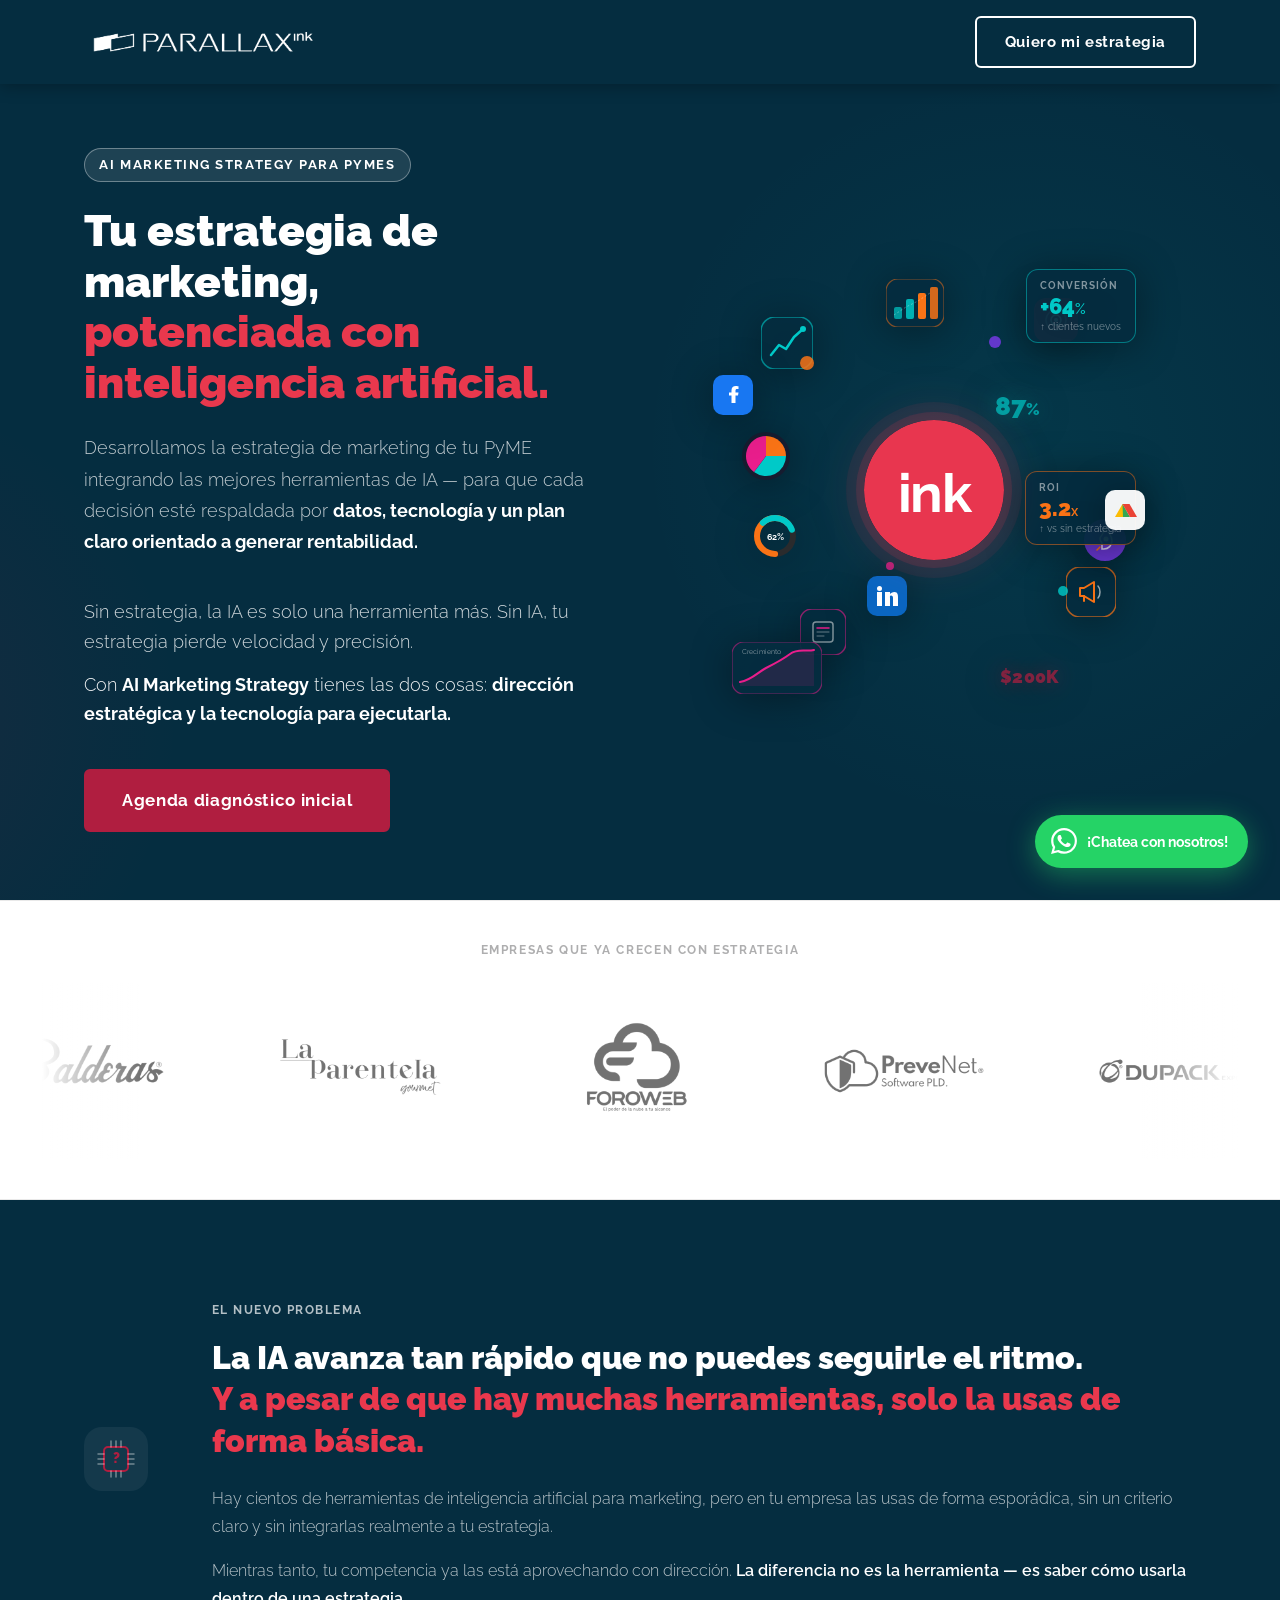
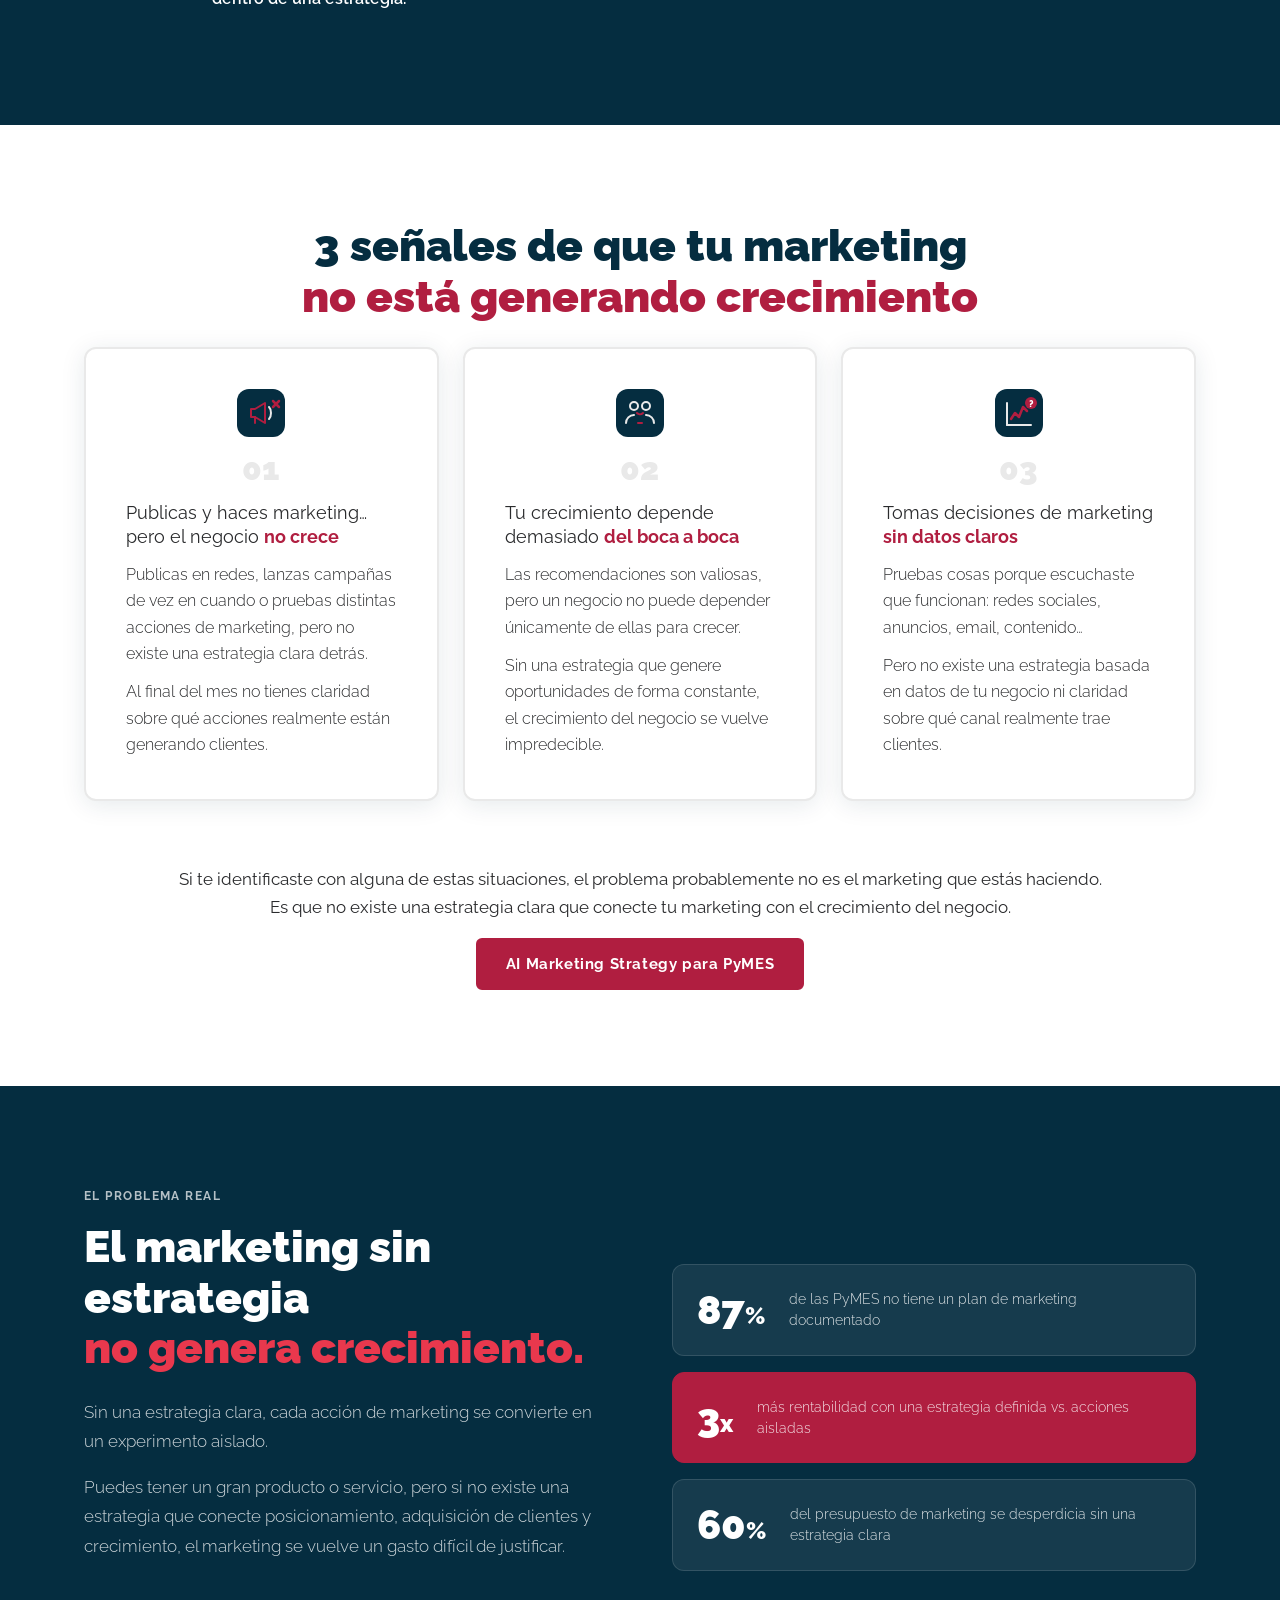
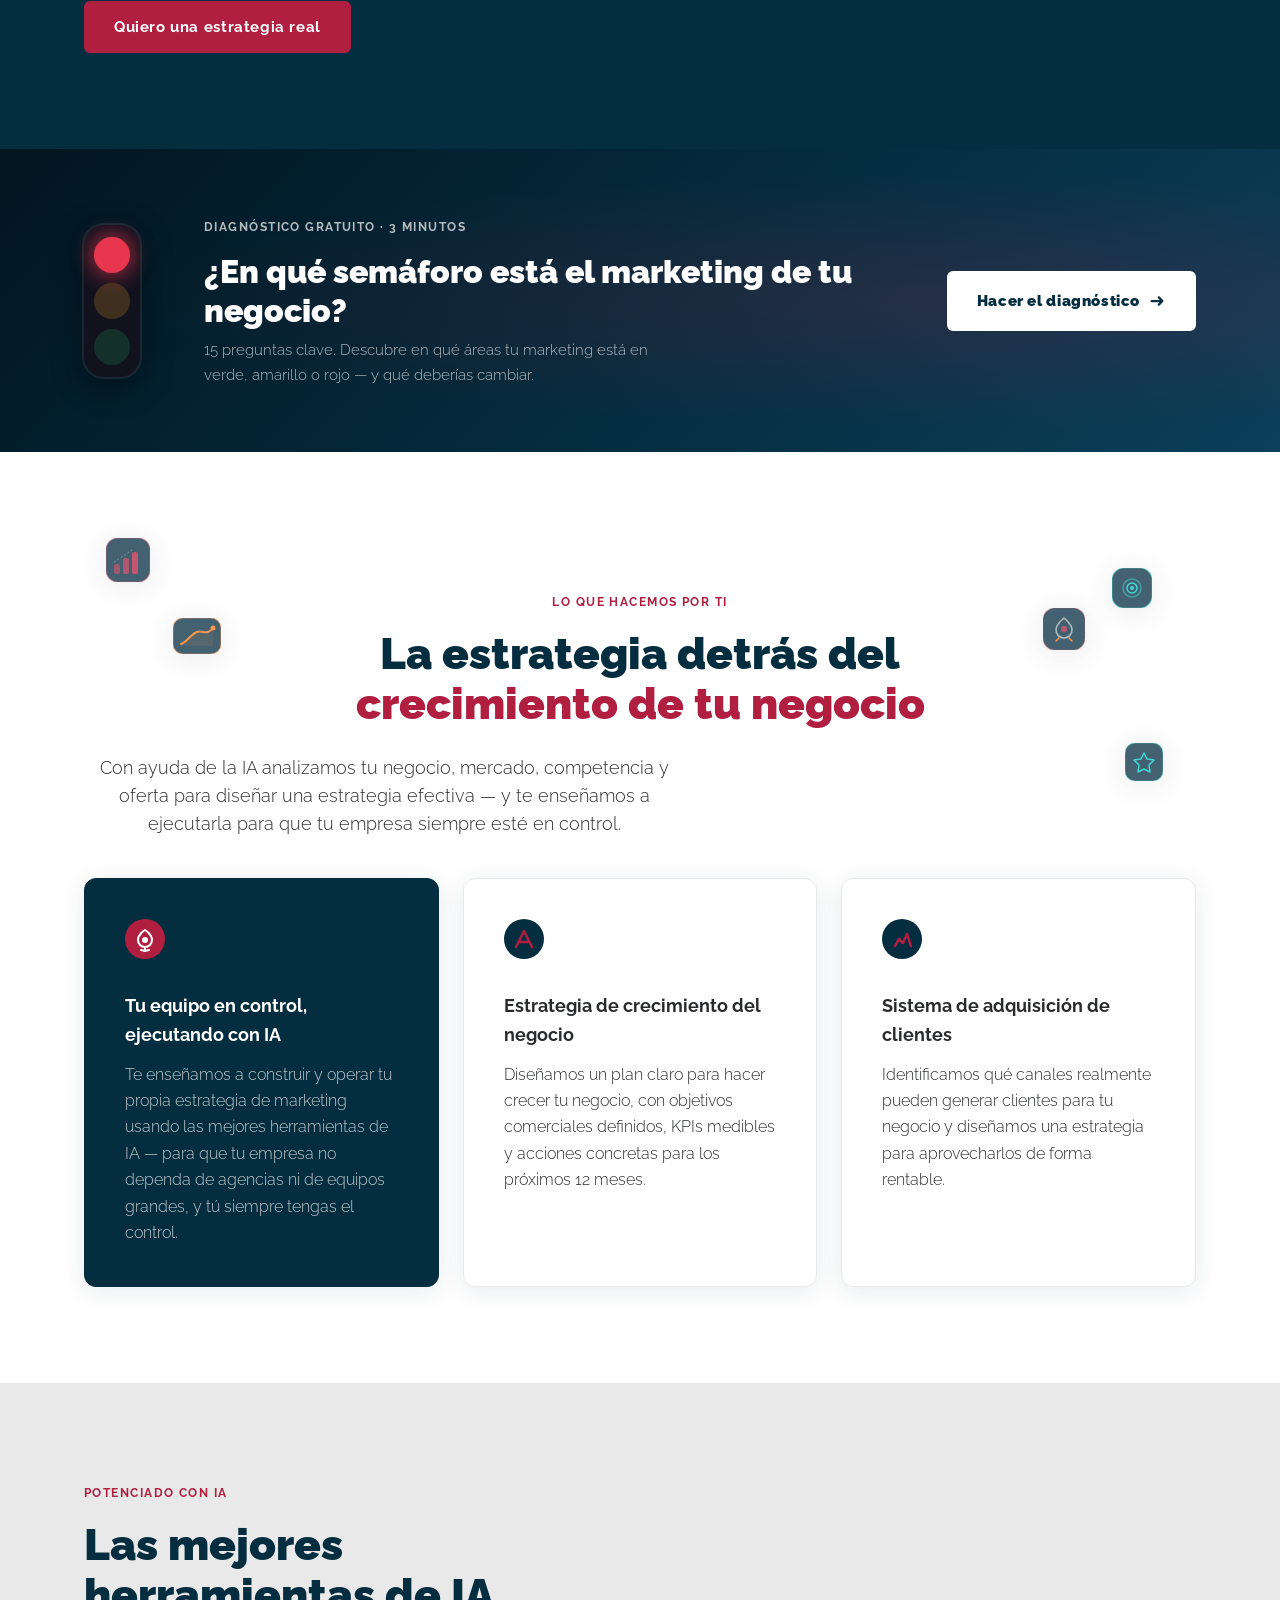
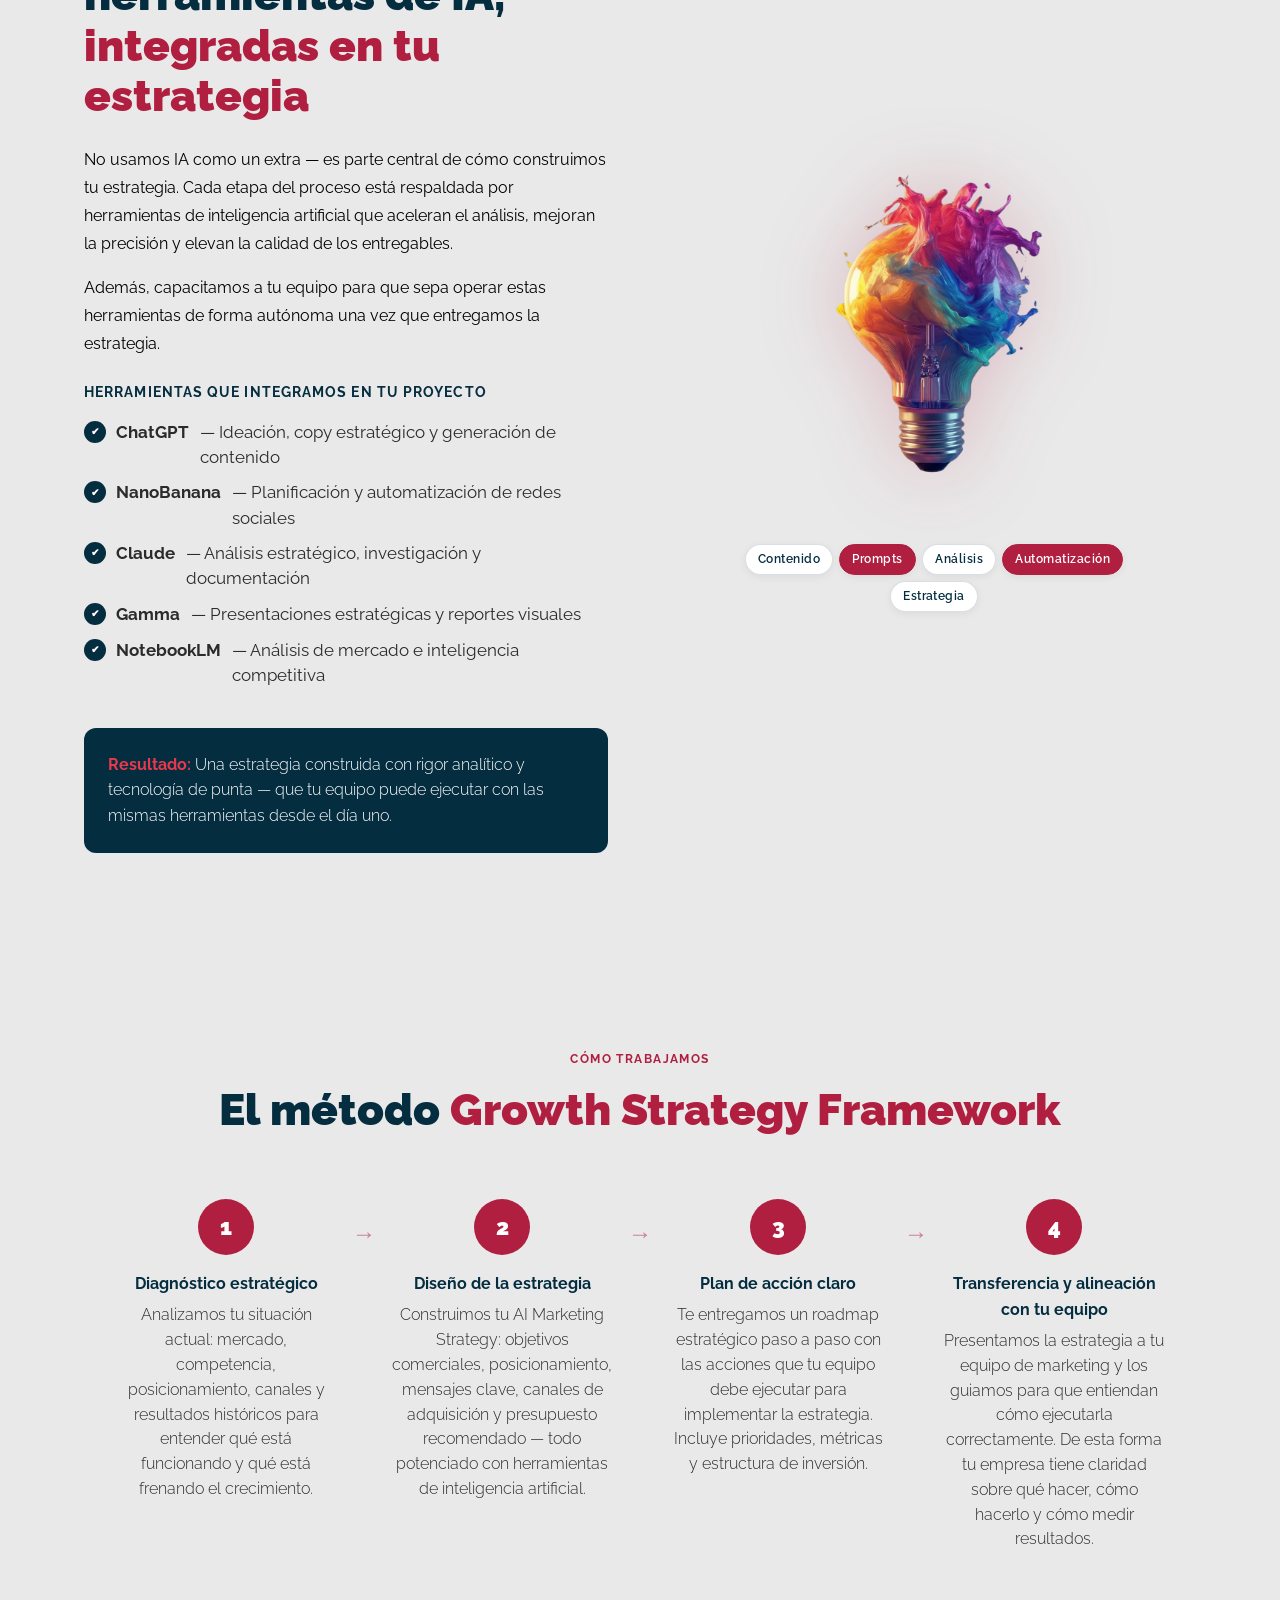
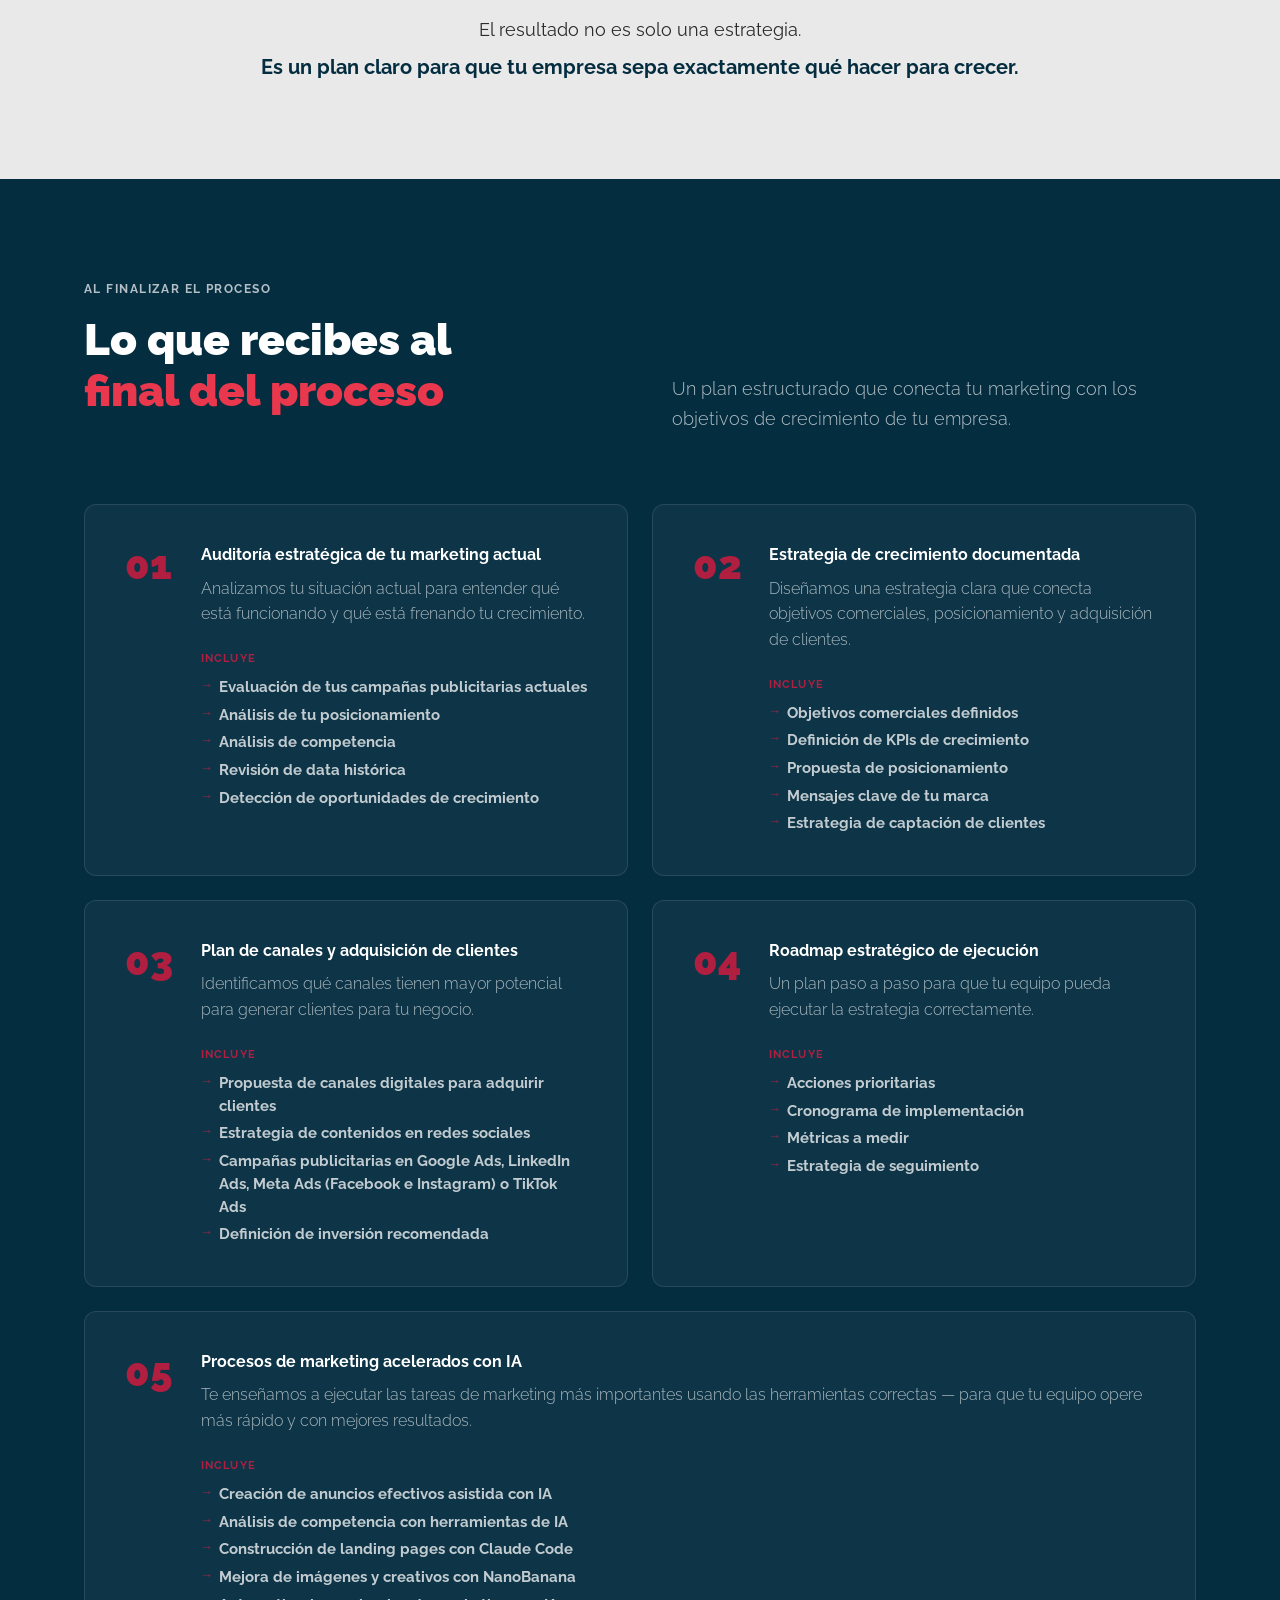
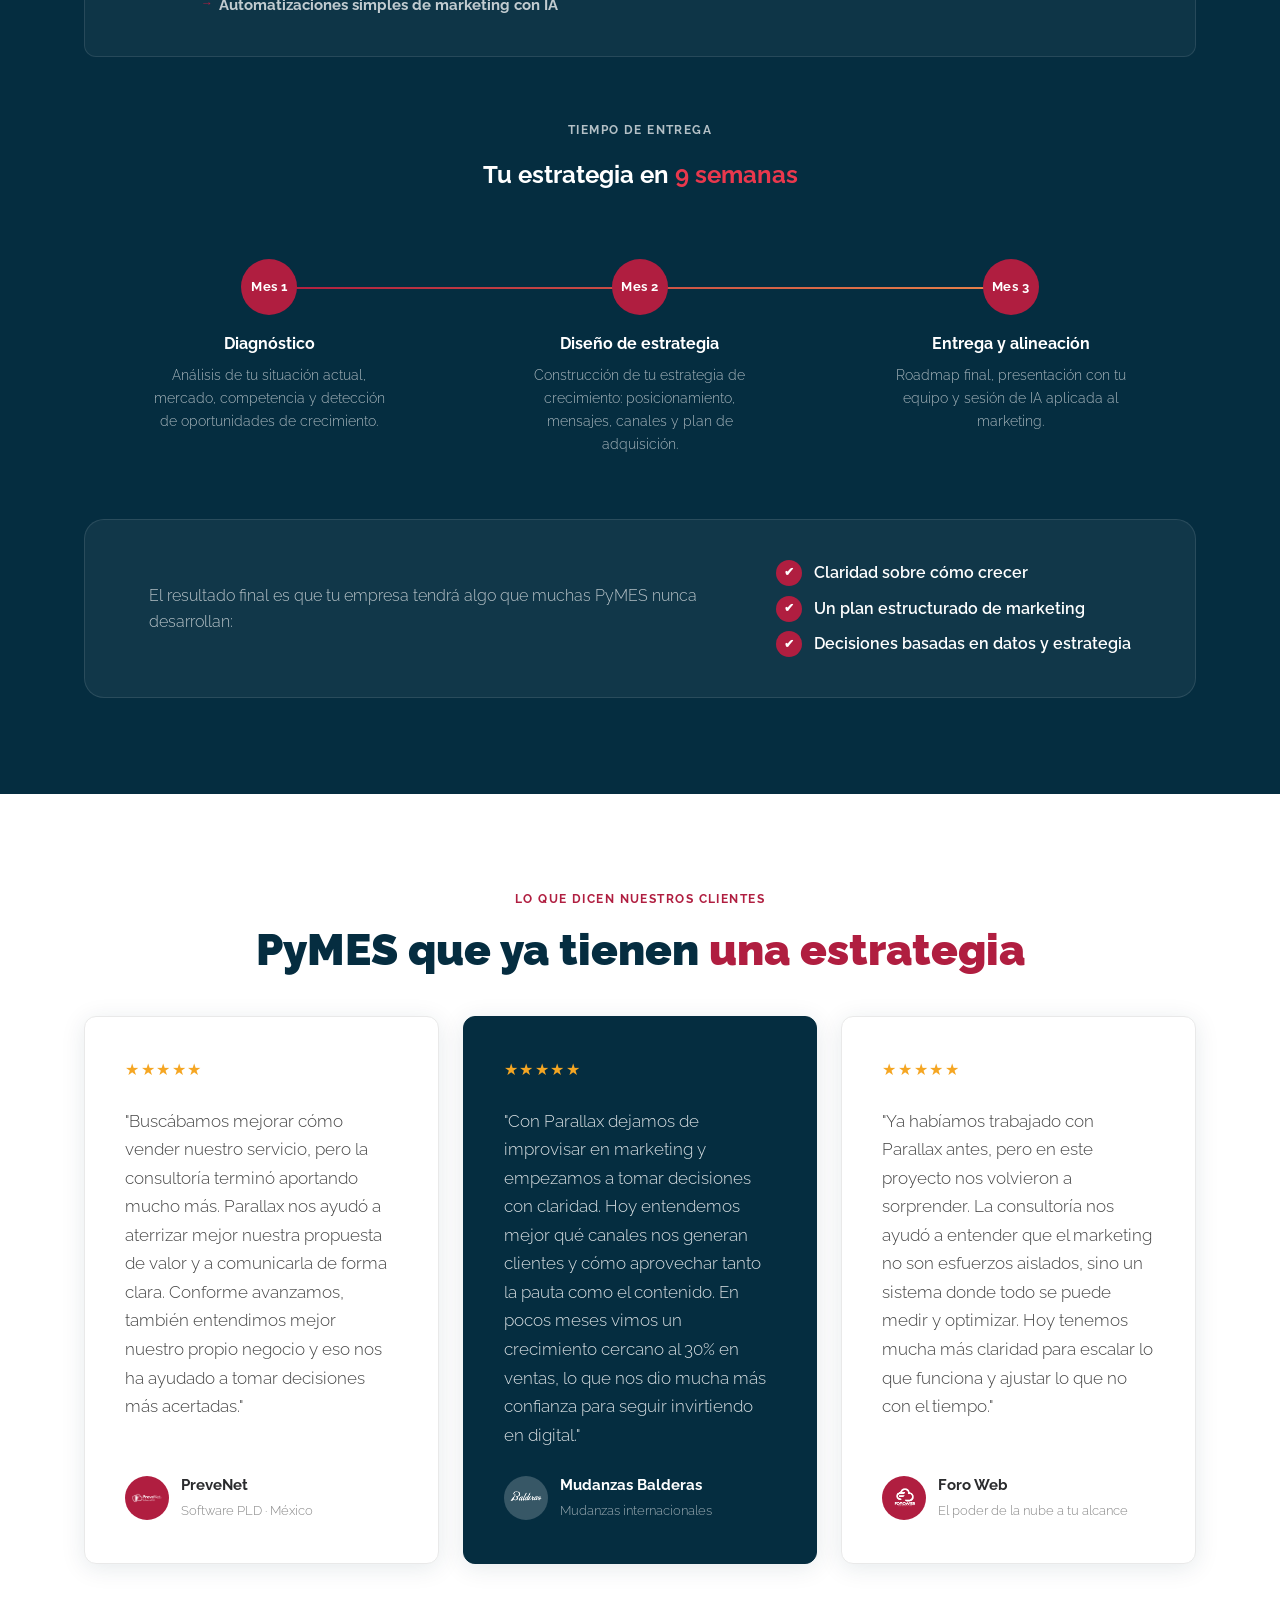
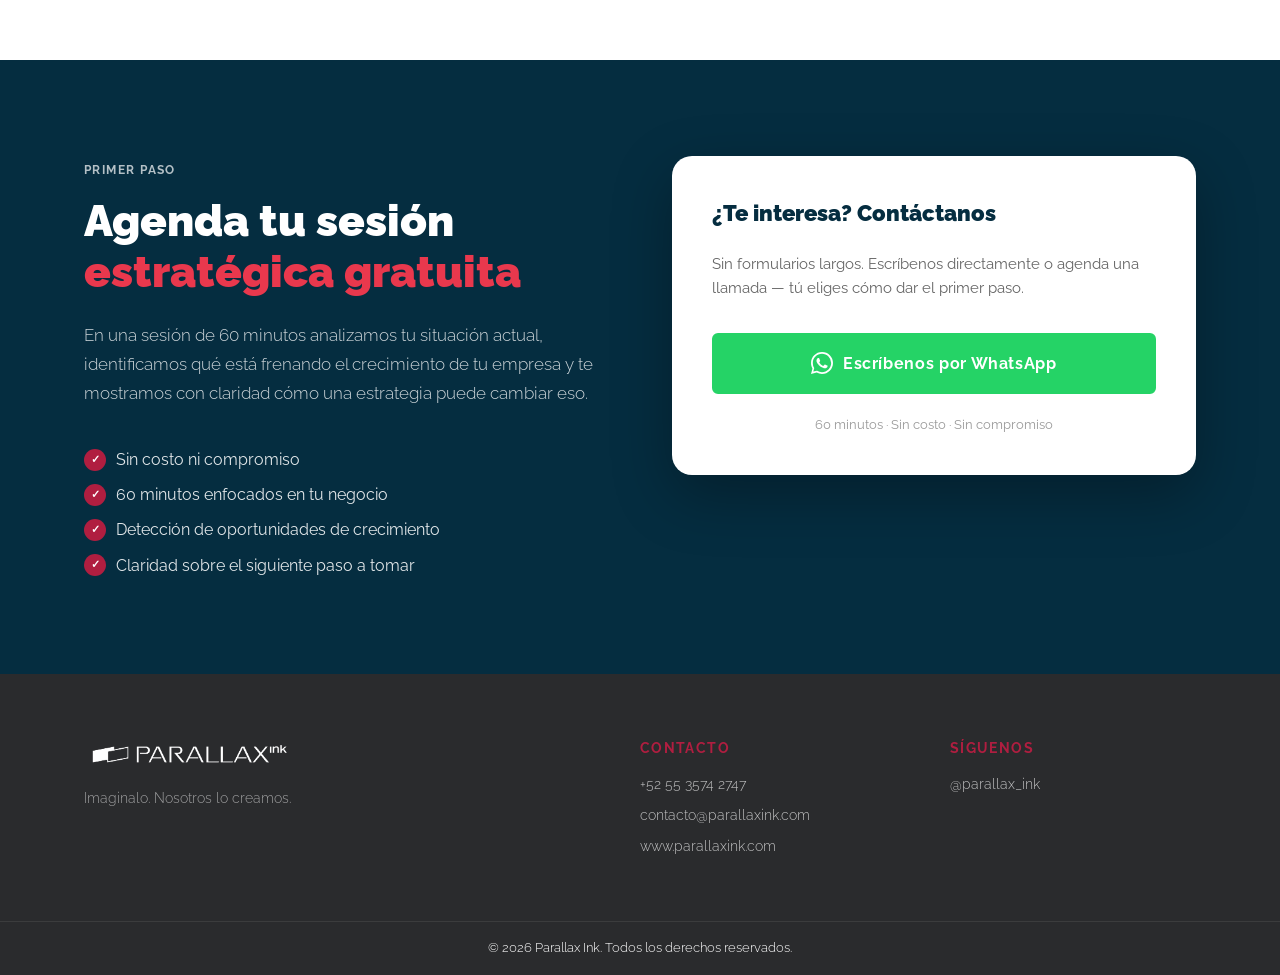
<file: index.html>
<!DOCTYPE html>
<html lang="es">
<head>
  <meta charset="UTF-8" />
  <meta name="viewport" content="width=device-width, initial-scale=1.0" />
  <title>AI Marketing Strategy para PyMES | Parallax Ink</title>
  <meta name="description" content="Construimos tu estrategia de marketing potenciada con inteligencia artificial. Plan estratégico orientado a generar rentabilidad para tu PyME en México." />
  <link rel="preconnect" href="https://fonts.googleapis.com" />
  <link rel="preconnect" href="https://fonts.gstatic.com" crossorigin />
  <link href="https://fonts.googleapis.com/css2?family=Raleway:wght@300;400;600;700;900&display=swap" rel="stylesheet" />
  <link rel="stylesheet" href="styles.css" />
  <!-- Meta Pixel -->
  <script>
    !function(f,b,e,v,n,t,s){if(f.fbq)return;n=f.fbq=function(){n.callMethod?
    n.callMethod.apply(n,arguments):n.queue.push(arguments)};if(!f._fbq)f._fbq=n;
    n.push=n;n.loaded=!0;n.version='2.0';n.queue=[];t=b.createElement(e);t.async=!0;
    t.src=v;s=b.getElementsByTagName(e)[0];s.parentNode.insertBefore(t,s)}(window,
    document,'script','https://connect.facebook.net/en_US/fbevents.js');
    fbq('init', '1988819924686033');
    fbq('track', 'PageView');
    fbq('track', 'ViewContent', { content_name: 'AI Marketing Strategy', content_category: 'Consultoría' });
  </script>
  <noscript><img height="1" width="1" style="display:none" src="https://www.facebook.com/tr?id=1988819924686033&ev=PageView&noscript=1"/></noscript>
  <!-- End Meta Pixel -->
</head>
<body>

  <!-- NAVBAR -->
  <header class="navbar">
    <div class="container navbar__inner">
      <div class="logo">
        <img src="logo-parallaxink.png" alt="Parallax Ink" class="logo__img">
      </div>
      <a href="#contacto" class="btn btn--outline-white">Quiero mi estrategia</a>
    </div>
  </header>

  <!-- HERO -->
  <section class="hero">
    <div class="container hero__grid">

      <!-- Texto -->
      <div class="hero__inner">
        <div class="hero__tag">AI Marketing Strategy para PyMES</div>
        <h1 class="hero__headline">
          Tu estrategia de marketing,<br/>
          <span class="text-scarlet">potenciada con inteligencia artificial.</span>
        </h1>
        <p class="hero__sub">
          Desarrollamos la estrategia de marketing de tu PyME integrando las mejores herramientas de IA — para que cada decisión esté respaldada por <strong class="hero__sub-highlight">datos, tecnología y un plan claro orientado a generar rentabilidad.</strong>
        </p>
        <div class="hero__benefits">
          <p class="hero__benefit-text">Sin estrategia, la IA es solo una herramienta más. Sin IA, tu estrategia pierde velocidad y precisión.</p>
          <p class="hero__benefit-text hero__benefit-text--highlight">Con <strong>AI Marketing Strategy</strong> tienes las dos cosas: <strong>dirección estratégica y la tecnología para ejecutarla.</strong></p>
        </div>
        <a href="#contacto" class="btn btn--scarlet btn--lg">Agenda diagnóstico inicial</a>
      </div>

      <!-- Composición visual -->
      <div class="hero__visual" aria-hidden="true">
        <div class="hv">

          <!-- Logo central -->
          <div class="hv__logo-center">
            <div class="hv__logo-glow"></div>
            <svg class="hv__logo-svg" viewBox="0 0 160 160" fill="none" xmlns="http://www.w3.org/2000/svg">
              <circle cx="80" cy="80" r="80" fill="#E8364F"/>
              <text x="80" y="105" text-anchor="middle" font-family="Raleway, sans-serif" font-size="62" font-weight="700" fill="white" letter-spacing="-2">ink</text>
            </svg>
          </div>

          <!-- Elemento: gráfica de crecimiento -->
          <div class="hv__el hv__el--chart" style="top:14%;left:14%">
            <svg width="52" height="52" viewBox="0 0 52 52" fill="none">
              <rect width="52" height="52" rx="14" fill="#052D40" fill-opacity="0.9"/>
              <rect width="52" height="52" rx="14" stroke="#00C9C8" stroke-width="1.5" stroke-opacity="0.6"/>
              <path d="M10 38L18 28L25 32L33 20L42 12" stroke="#00C9C8" stroke-width="2.5" stroke-linecap="round" stroke-linejoin="round"/>
              <circle cx="42" cy="12" r="3" fill="#00C9C8"/>
            </svg>
          </div>

          <!-- Elemento: target -->
          <div class="hv__el hv__el--target" style="top:10%;right:20%">
            <svg width="44" height="44" viewBox="0 0 44 44" fill="none">
              <rect width="44" height="44" rx="12" fill="#B01E40" fill-opacity="0.9"/>
              <circle cx="22" cy="22" r="10" stroke="white" stroke-width="1.5" stroke-opacity="0.5"/>
              <circle cx="22" cy="22" r="5" stroke="white" stroke-width="1.5"/>
              <circle cx="22" cy="22" r="2" fill="white"/>
            </svg>
          </div>

          <!-- Elemento: pie chart -->
          <div class="hv__el hv__el--pie" style="top:38%;left:10%">
            <svg width="48" height="48" viewBox="0 0 48 48" fill="none">
              <circle cx="24" cy="24" r="24" fill="#1a1a2e" fill-opacity="0.85"/>
              <path d="M24 24 L24 4 A20 20 0 0 1 44 24 Z" fill="#F97316"/>
              <path d="M24 24 L44 24 A20 20 0 0 1 12 40 Z" fill="#00C9C8"/>
              <path d="M24 24 L12 40 A20 20 0 0 1 24 4 Z" fill="#E91E8C"/>
            </svg>
          </div>

          <!-- Elemento: megáfono -->
          <div class="hv__el hv__el--mega" style="bottom:22%;right:12%">
            <svg width="50" height="50" viewBox="0 0 50 50" fill="none">
              <rect width="50" height="50" rx="14" fill="#052D40" fill-opacity="0.9"/>
              <rect width="50" height="50" rx="14" stroke="#F97316" stroke-width="1.5" stroke-opacity="0.7"/>
              <path d="M14 21H18L28 15V35L18 29H14V21Z" stroke="#F97316" stroke-width="2" stroke-linejoin="round" fill="none"/>
              <path d="M18 29V34" stroke="#F97316" stroke-width="2" stroke-linecap="round"/>
              <path d="M32 19C33.5 20.5 34 22.5 34 25C34 27.5 33.5 29.5 32 31" stroke="white" stroke-width="1.5" stroke-linecap="round" stroke-opacity="0.6"/>
            </svg>
          </div>

          <!-- Elemento: doc estrategia -->
          <div class="hv__el hv__el--doc" style="bottom:14%;left:22%">
            <svg width="46" height="46" viewBox="0 0 46 46" fill="none">
              <rect width="46" height="46" rx="12" fill="#052D40" fill-opacity="0.9"/>
              <rect width="46" height="46" rx="12" stroke="#E91E8C" stroke-width="1.5" stroke-opacity="0.6"/>
              <rect x="13" y="13" width="20" height="20" rx="3" stroke="white" stroke-width="1.5" stroke-opacity="0.5" fill="none"/>
              <line x1="17" y1="19" x2="29" y2="19" stroke="#E91E8C" stroke-width="1.5" stroke-linecap="round"/>
              <line x1="17" y1="23" x2="29" y2="23" stroke="white" stroke-width="1" stroke-linecap="round" stroke-opacity="0.4"/>
              <line x1="17" y1="27" x2="24" y2="27" stroke="white" stroke-width="1" stroke-linecap="round" stroke-opacity="0.4"/>
            </svg>
          </div>

          <!-- Elemento: cohete -->
          <div class="hv__el hv__el--rocket" style="top:56%;right:10%">
            <svg width="42" height="42" viewBox="0 0 42 42" fill="none">
              <circle cx="21" cy="21" r="21" fill="#7C3AED" fill-opacity="0.85"/>
              <path d="M21 10 C21 10 28 16 28 22 C28 26.4 24.4 30 20 30 L18 30 L18 24 C18 24 16 22 16 20 C16 18 18 16 18 16 Z" stroke="white" stroke-width="1.5" fill="none" stroke-opacity="0.8"/>
              <circle cx="22" cy="20" r="2.5" fill="white" fill-opacity="0.9"/>
              <path d="M16 28L13 31" stroke="#F97316" stroke-width="1.5" stroke-linecap="round"/>
            </svg>
          </div>

          <!-- Elemento: barras -->
          <div class="hv__el hv__el--bars" style="top:6%;left:40%">
            <svg width="58" height="48" viewBox="0 0 58 48" fill="none">
              <rect width="58" height="48" rx="12" fill="#052D40" fill-opacity="0.92"/>
              <rect width="58" height="48" rx="12" stroke="#F97316" stroke-width="1.2" stroke-opacity="0.5"/>
              <rect x="8"  y="28" width="8" height="12" rx="2" fill="#00C9C8" fill-opacity="0.7"/>
              <rect x="20" y="20" width="8" height="20" rx="2" fill="#00C9C8" fill-opacity="0.85"/>
              <rect x="32" y="14" width="8" height="26" rx="2" fill="#F97316"/>
              <rect x="44" y="8"  width="8" height="32" rx="2" fill="#F97316" fill-opacity="0.85"/>
              <path d="M8 36 L20 28 L32 22 L44 14" stroke="white" stroke-width="1" stroke-opacity="0.3" stroke-dasharray="2 2"/>
            </svg>
          </div>

          <!-- Elemento: KPI ROI -->
          <div class="hv__el hv__el--kpi1" style="top:46%;right:8%">
            <div class="hv-kpi">
              <span class="hv-kpi__label">ROI</span>
              <span class="hv-kpi__value">3.2<span>x</span></span>
              <span class="hv-kpi__trend">↑ vs sin estrategia</span>
            </div>
          </div>

          <!-- Elemento: KPI conversión -->
          <div class="hv__el hv__el--kpi2" style="top:4%;right:8%">
            <div class="hv-kpi hv-kpi--teal">
              <span class="hv-kpi__label">Conversión</span>
              <span class="hv-kpi__value">+64<span>%</span></span>
              <span class="hv-kpi__trend">↑ clientes nuevos</span>
            </div>
          </div>

          <!-- Elemento: $200K -->
          <div class="hv__el hv__el--num1" style="bottom:8%;right:24%">
            <div class="hv-num">$200K</div>
          </div>

          <!-- Elemento: gráfica de área -->
          <div class="hv__el hv__el--area" style="bottom:6%;left:8%">
            <svg width="90" height="52" viewBox="0 0 90 52" fill="none">
              <rect width="90" height="52" rx="12" fill="#052D40" fill-opacity="0.92"/>
              <rect width="90" height="52" rx="12" stroke="#E91E8C" stroke-width="1.2" stroke-opacity="0.5"/>
              <path d="M8 40 C20 38 26 30 34 26 C42 22 50 18 58 12 C66 6 74 10 82 8" stroke="#E91E8C" stroke-width="2" stroke-linecap="round" fill="none"/>
              <path d="M8 40 C20 38 26 30 34 26 C42 22 50 18 58 12 C66 6 74 10 82 8 L82 44 L8 44 Z" fill="#E91E8C" fill-opacity="0.12"/>
              <text x="10" y="12" font-family="Raleway,sans-serif" font-size="7" fill="white" fill-opacity="0.5">Crecimiento</text>
            </svg>
          </div>

          <!-- Elemento: donut -->
          <div class="hv__el hv__el--donut" style="bottom:34%;left:12%">
            <svg width="46" height="46" viewBox="0 0 46 46" fill="none">
              <circle cx="23" cy="23" r="18" stroke="#2A2B2D" stroke-width="6"/>
              <circle cx="23" cy="23" r="18" stroke="#F97316" stroke-width="6" stroke-dasharray="70 43" stroke-dashoffset="-28" stroke-linecap="round"/>
              <circle cx="23" cy="23" r="18" stroke="#00C9C8" stroke-width="6" stroke-dasharray="35 78" stroke-dashoffset="42" stroke-linecap="round"/>
              <text x="23" y="27" text-anchor="middle" font-family="Raleway,sans-serif" font-size="9" font-weight="700" fill="white">62%</text>
            </svg>
          </div>

          <!-- Elemento: % flotante -->
          <div class="hv__el hv__el--pct" style="top:30%;right:28%">
            <div class="hv-pct">87<span>%</span></div>
          </div>

          <!-- Logo: Facebook -->
          <div class="hv__el hv__el--fb" style="top:26%;left:4%">
            <svg width="40" height="40" viewBox="0 0 40 40" fill="none">
              <rect width="40" height="40" rx="10" fill="#1877F2"/>
              <path d="M22.5 20.5H25L25.5 17.5H22.5V15.5C22.5 14.7 22.9 14 24 14H25.5V11.3C25.5 11.3 24.1 11 22.8 11C20.2 11 18.5 12.6 18.5 15.2V17.5H16V20.5H18.5V28H22.5V20.5Z" fill="white"/>
            </svg>
          </div>

          <!-- Logo: Google Ads -->
          <div class="hv__el hv__el--gads" style="bottom:40%;right:6%">
            <svg width="40" height="40" viewBox="0 0 40 40" fill="none">
              <rect width="40" height="40" rx="10" fill="white" fill-opacity="0.95"/>
              <path d="M10 27L17.5 14L21.5 21L18 27H10Z" fill="#FBBC04"/>
              <path d="M17.5 14L25 27H18L17.5 14Z" fill="#34A853"/>
              <path d="M17.5 14L25 27H32L24.5 14H17.5Z" fill="#EA4335"/>
            </svg>
          </div>

          <!-- Logo: LinkedIn -->
          <div class="hv__el hv__el--li" style="top:68%;left:36%">
            <svg width="40" height="40" viewBox="0 0 40 40" fill="none">
              <rect width="40" height="40" rx="10" fill="#0A66C2"/>
              <rect x="10" y="16" width="5" height="14" fill="white"/>
              <circle cx="12.5" cy="12.5" r="2.5" fill="white"/>
              <path d="M18 16H23V18.2C23.8 17 25.3 16 27.5 16C31 16 31 19.5 31 21V30H26V22C26 20.5 25.5 19.5 24 19.5C22.5 19.5 23 21 23 22V30H18V16Z" fill="white"/>
            </svg>
          </div>

          <!-- Esferas decorativas -->
          <div class="hv__sphere hv__sphere--1" style="top:22%;left:22%"></div>
          <div class="hv__sphere hv__sphere--2" style="bottom:28%;right:22%"></div>
          <div class="hv__sphere hv__sphere--3" style="top:65%;left:40%"></div>
          <div class="hv__sphere hv__sphere--4" style="top:18%;right:36%"></div>

        </div>
      </div>

    </div>
    <div class="hero__overlay" aria-hidden="true"></div>
  </section>

  <!-- CLIENTES -->
  <section class="clients">
    <div class="container">
      <p class="clients__label">Empresas que ya crecen con estrategia</p>
    </div>
    <div class="clients__track-wrap">
      <div class="clients__track">
        <div class="clients__logo"><img src="logo-balderas.png"    alt="Balderas"></div>
        <div class="clients__logo"><img src="logo-parentela.png" alt="La Parentela"></div>
        <div class="clients__logo"><img src="logo-foroweb.png"  alt="Foroweb"></div>
        <div class="clients__logo"><img src="logo-prevenet.png" alt="PreveNet"></div>
        <div class="clients__logo"><img src="logo-dupack.png"  alt="Dupack Express"></div>
        <!-- duplicado para loop continuo -->
        <div class="clients__logo"><img src="logo-balderas.png"    alt="Balderas"></div>
        <div class="clients__logo"><img src="logo-parentela.png" alt="La Parentela"></div>
        <div class="clients__logo"><img src="logo-foroweb.png"  alt="Foroweb"></div>
        <div class="clients__logo"><img src="logo-prevenet.png" alt="PreveNet"></div>
        <div class="clients__logo"><img src="logo-dupack.png"  alt="Dupack Express"></div>
      </div>
    </div>
  </section>

  <!-- IA PAIN -->
  <section class="ai-pain section section--dark">
    <div class="container ai-pain__inner">
      <div class="ai-pain__icon" aria-hidden="true">
        <svg width="64" height="64" viewBox="0 0 64 64" fill="none" xmlns="http://www.w3.org/2000/svg">
          <rect width="64" height="64" rx="18" fill="rgba(255,255,255,0.06)"/>
          <rect x="20" y="20" width="24" height="24" rx="4" stroke="#B01E40" stroke-width="2" fill="none"/>
          <path d="M20 27H14M20 32H14M20 37H14" stroke="rgba(255,255,255,0.4)" stroke-width="1.5" stroke-linecap="round"/>
          <path d="M44 27H50M44 32H50M44 37H50" stroke="rgba(255,255,255,0.4)" stroke-width="1.5" stroke-linecap="round"/>
          <path d="M27 20V14M32 20V14M37 20V14" stroke="rgba(255,255,255,0.4)" stroke-width="1.5" stroke-linecap="round"/>
          <path d="M27 44V50M32 44V50M37 44V50" stroke="rgba(255,255,255,0.4)" stroke-width="1.5" stroke-linecap="round"/>
          <text x="32" y="36" text-anchor="middle" font-family="Raleway, sans-serif" font-size="14" font-weight="900" fill="#B01E40">?</text>
        </svg>
      </div>
      <div class="ai-pain__text">
        <div class="section-label section-label--light">El nuevo problema</div>
        <h2 class="ai-pain__title">
          La IA avanza tan rápido que no puedes seguirle el ritmo.<br/>
          <span class="text-scarlet">Y a pesar de que hay muchas herramientas, solo la usas de forma básica.</span>
        </h2>
        <p class="ai-pain__body">Hay cientos de herramientas de inteligencia artificial para marketing, pero en tu empresa las usas de forma esporádica, sin un criterio claro y sin integrarlas realmente a tu estrategia.</p>
        <p class="ai-pain__body">Mientras tanto, tu competencia ya las está aprovechando con dirección. <strong>La diferencia no es la herramienta — es saber cómo usarla dentro de una estrategia.</strong></p>
      </div>
    </div>
  </section>

  <!-- PAIN POINTS -->
  <section class="pain section">
    <div class="container">
      <h2 class="section-title">
        3 señales de que tu marketing<br/>
        <span class="text-scarlet">no está generando crecimiento</span>
      </h2>
      <div class="pain__grid">
        <div class="pain-card">
          <div class="pain-card__icon">
            <svg width="48" height="48" viewBox="0 0 48 48" fill="none" xmlns="http://www.w3.org/2000/svg">
              <rect width="48" height="48" rx="12" fill="#052D40"/>
              <!-- Megáfono -->
              <path d="M14 20H18L28 14V34L18 28H14V20Z" stroke="#B01E40" stroke-width="2" stroke-linejoin="round" fill="none"/>
              <path d="M18 28V34" stroke="#B01E40" stroke-width="2" stroke-linecap="round"/>
              <path d="M32 18C33.5 19.5 34 21.5 34 24C34 26.5 33.5 28.5 32 30" stroke="#E9E9E9" stroke-width="2" stroke-linecap="round"/>
              <!-- X encima -->
              <line x1="36" y1="12" x2="42" y2="18" stroke="#B01E40" stroke-width="2.5" stroke-linecap="round"/>
              <line x1="42" y1="12" x2="36" y2="18" stroke="#B01E40" stroke-width="2.5" stroke-linecap="round"/>
            </svg>
          </div>
          <div class="pain-card__number">01</div>
          <h3 class="pain-card__title">
            Publicas y haces marketing… pero el negocio <strong>no crece</strong>
          </h3>
          <p class="pain-card__text">Publicas en redes, lanzas campañas de vez en cuando o pruebas distintas acciones de marketing, pero no existe una estrategia clara detrás.</p>
          <p class="pain-card__text">Al final del mes no tienes claridad sobre qué acciones realmente están generando clientes.</p>
        </div>
        <div class="pain-card">
          <div class="pain-card__icon">
            <svg width="48" height="48" viewBox="0 0 48 48" fill="none" xmlns="http://www.w3.org/2000/svg">
              <rect width="48" height="48" rx="12" fill="#052D40"/>
              <!-- Persona 1 -->
              <circle cx="18" cy="17" r="4" stroke="#E9E9E9" stroke-width="2" fill="none"/>
              <path d="M10 34C10 29.582 13.582 26 18 26" stroke="#E9E9E9" stroke-width="2" stroke-linecap="round"/>
              <!-- Persona 2 -->
              <circle cx="30" cy="17" r="4" stroke="#E9E9E9" stroke-width="2" fill="none"/>
              <path d="M38 34C38 29.582 34.418 26 30 26" stroke="#E9E9E9" stroke-width="2" stroke-linecap="round"/>
              <!-- Boca a boca / flechas -->
              <path d="M21 24C21 24 24 27 27 24" stroke="#B01E40" stroke-width="2" stroke-linecap="round"/>
              <path d="M22 34H26" stroke="#B01E40" stroke-width="2" stroke-linecap="round"/>
            </svg>
          </div>
          <div class="pain-card__number">02</div>
          <h3 class="pain-card__title">
            Tu crecimiento depende demasiado <strong>del boca a boca</strong>
          </h3>
          <p class="pain-card__text">Las recomendaciones son valiosas, pero un negocio no puede depender únicamente de ellas para crecer.</p>
          <p class="pain-card__text">Sin una estrategia que genere oportunidades de forma constante, el crecimiento del negocio se vuelve impredecible.</p>
        </div>
        <div class="pain-card">
          <div class="pain-card__icon">
            <svg width="48" height="48" viewBox="0 0 48 48" fill="none" xmlns="http://www.w3.org/2000/svg">
              <rect width="48" height="48" rx="12" fill="#052D40"/>
              <!-- Ejes -->
              <path d="M12 36V14" stroke="#E9E9E9" stroke-width="2" stroke-linecap="round"/>
              <path d="M12 36H36" stroke="#E9E9E9" stroke-width="2" stroke-linecap="round"/>
              <!-- Línea de datos errática -->
              <path d="M16 30L20 24L24 28L28 18L32 22" stroke="#B01E40" stroke-width="2.5" stroke-linecap="round" stroke-linejoin="round"/>
              <!-- Interrogación -->
              <circle cx="36" cy="14" r="6" fill="#B01E40"/>
              <text x="36" y="18" text-anchor="middle" font-family="Raleway, sans-serif" font-size="9" font-weight="900" fill="white">?</text>
            </svg>
          </div>
          <div class="pain-card__number">03</div>
          <h3 class="pain-card__title">
            Tomas decisiones de marketing <strong>sin datos claros</strong>
          </h3>
          <p class="pain-card__text">Pruebas cosas porque escuchaste que funcionan: redes sociales, anuncios, email, contenido…</p>
          <p class="pain-card__text">Pero no existe una estrategia basada en datos de tu negocio ni claridad sobre qué canal realmente trae clientes.</p>
        </div>
      </div>
      </div>
      <div class="pain__cta-wrap">
        <p class="pain__cta-text">Si te identificaste con alguna de estas situaciones, el problema probablemente no es el marketing que estás haciendo.<br/>Es que no existe una estrategia clara que conecte tu marketing con el crecimiento del negocio.</p>
        <a href="#contacto" class="btn btn--scarlet">AI Marketing Strategy para PyMES</a>
      </div>
    </div>
  </section>

  <!-- PROBLEMA -->
  <section class="problem section section--dark">
    <div class="container problem__inner">
      <div class="problem__text">
        <div class="section-label section-label--light">El problema real</div>
        <h2 class="section-title section-title--light">
          El marketing sin estrategia<br/>
          <span class="text-scarlet">no genera crecimiento.</span>
        </h2>
        <p class="problem__body">Sin una estrategia clara, cada acción de marketing se convierte en un experimento aislado.</p>
        <p class="problem__body">Puedes tener un gran producto o servicio, pero si no existe una estrategia que conecte posicionamiento, adquisición de clientes y crecimiento, el marketing se vuelve un gasto difícil de justificar.</p>
        <a href="#contacto" class="btn btn--scarlet">Quiero una estrategia real</a>
      </div>
      <div class="problem__visual" aria-hidden="true">
        <div class="stat-card">
          <div class="stat-card__number">87<span>%</span></div>
          <div class="stat-card__label">de las PyMES no tiene un plan de marketing documentado</div>
        </div>
        <div class="stat-card stat-card--accent">
          <div class="stat-card__number">3<span>x</span></div>
          <div class="stat-card__label">más rentabilidad con una estrategia definida vs. acciones aisladas</div>
        </div>
        <div class="stat-card">
          <div class="stat-card__number">60<span>%</span></div>
          <div class="stat-card__label">del presupuesto de marketing se desperdicia sin una estrategia clara</div>
        </div>
      </div>
    </div>
  </section>

  <!-- DIAGNÓSTICO BANNER -->
  <section class="quiz-banner">
    <div class="container quiz-banner__inner">
      <div class="quiz-banner__semaforo" aria-hidden="true">
        <div class="qs-housing">
          <span class="qs-luz qs-luz--red qs-luz--active"></span>
          <span class="qs-luz qs-luz--yellow"></span>
          <span class="qs-luz qs-luz--green"></span>
        </div>
      </div>
      <div class="quiz-banner__text">
        <div class="section-label section-label--light">Diagnóstico gratuito · 3 minutos</div>
        <h2 class="quiz-banner__title">¿En qué semáforo está el marketing de tu negocio?</h2>
        <p class="quiz-banner__sub">15 preguntas clave. Descubre en qué áreas tu marketing está en verde, amarillo o rojo — y qué deberías cambiar.</p>
      </div>
      <a href="cuestionario.html" class="btn btn--quiz-cta">
        Hacer el diagnóstico
        <svg width="18" height="18" viewBox="0 0 20 20" fill="none" xmlns="http://www.w3.org/2000/svg" aria-hidden="true"><path d="M4 10h12M12 6l4 4-4 4" stroke="currentColor" stroke-width="2.5" stroke-linecap="round" stroke-linejoin="round"/></svg>
      </a>
    </div>
  </section>

  <!-- SOLUCIÓN / SERVICIOS -->
  <section class="solution section" id="servicios">
    <div class="container">
      <div class="solution__title-wrap">

        <!-- Elementos flotantes decorativos -->
        <div class="sol-el sol-el--1" aria-hidden="true">
          <svg width="44" height="44" viewBox="0 0 44 44" fill="none">
            <rect width="44" height="44" rx="12" fill="#052D40"/>
            <rect width="44" height="44" rx="12" stroke="#B01E40" stroke-width="1.2" stroke-opacity="0.5"/>
            <rect x="8"  y="26" width="6" height="10" rx="2" fill="#B01E40" fill-opacity="0.7"/>
            <rect x="17" y="20" width="6" height="16" rx="2" fill="#B01E40" fill-opacity="0.85"/>
            <rect x="26" y="14" width="6" height="22" rx="2" fill="#B01E40"/>
            <path d="M8 24 L17 18 L26 12" stroke="white" stroke-width="1" stroke-opacity="0.3" stroke-dasharray="2 2"/>
          </svg>
        </div>

        <div class="sol-el sol-el--2" aria-hidden="true">
          <svg width="40" height="40" viewBox="0 0 40 40" fill="none">
            <rect width="40" height="40" rx="12" fill="#052D40"/>
            <rect width="40" height="40" rx="12" stroke="#00C9C8" stroke-width="1.2" stroke-opacity="0.5"/>
            <circle cx="20" cy="20" r="9" stroke="#00C9C8" stroke-width="1.5" stroke-opacity="0.5"/>
            <circle cx="20" cy="20" r="5" stroke="#00C9C8" stroke-width="1.5"/>
            <circle cx="20" cy="20" r="2" fill="#00C9C8"/>
          </svg>
        </div>

        <div class="sol-el sol-el--3" aria-hidden="true">
          <svg width="48" height="36" viewBox="0 0 48 36" fill="none">
            <rect width="48" height="36" rx="10" fill="#052D40"/>
            <rect width="48" height="36" rx="10" stroke="#F97316" stroke-width="1.2" stroke-opacity="0.5"/>
            <path d="M8 26 C14 24 18 16 24 14 C30 12 34 18 40 10" stroke="#F97316" stroke-width="2" stroke-linecap="round" fill="none"/>
            <path d="M8 26 C14 24 18 16 24 14 C30 12 34 18 40 10 L40 28 L8 28 Z" fill="#F97316" fill-opacity="0.1"/>
            <circle cx="40" cy="10" r="2.5" fill="#F97316"/>
          </svg>
        </div>

        <div class="sol-el sol-el--4" aria-hidden="true">
          <svg width="42" height="42" viewBox="0 0 42 42" fill="none">
            <rect width="42" height="42" rx="12" fill="#052D40"/>
            <rect width="42" height="42" rx="12" stroke="#B01E40" stroke-width="1.2" stroke-opacity="0.4"/>
            <path d="M21 10 C21 10 29 16 29 22 C29 26.4 25.4 30 21 30 C16.6 30 13 26.4 13 22 C13 18 16 14 21 10Z" stroke="white" stroke-width="1.5" fill="none" stroke-opacity="0.6"/>
            <circle cx="21" cy="21" r="3" fill="#B01E40"/>
            <path d="M16 30 L13 33" stroke="#F97316" stroke-width="1.5" stroke-linecap="round"/>
            <path d="M26 30 L29 33" stroke="#F97316" stroke-width="1.5" stroke-linecap="round"/>
          </svg>
        </div>

        <div class="sol-el sol-el--6" aria-hidden="true">
          <svg width="38" height="38" viewBox="0 0 38 38" fill="none">
            <rect width="38" height="38" rx="10" fill="#052D40"/>
            <rect width="38" height="38" rx="10" stroke="#00C9C8" stroke-width="1.2" stroke-opacity="0.4"/>
            <path d="M19 10 L22 16 L29 17 L24 22 L25 29 L19 26 L13 29 L14 22 L9 17 L16 16 Z" stroke="#00C9C8" stroke-width="1.5" fill="none" stroke-linejoin="round"/>
          </svg>
        </div>

        <div class="section-label">Lo que hacemos por ti</div>
        <h2 class="section-title">
          La estrategia detrás del<br/>
          <span class="text-scarlet">crecimiento de tu negocio</span>
        </h2>
        <p class="section-subtitle">
          Con ayuda de la IA analizamos tu negocio, mercado, competencia y oferta para diseñar
          una estrategia efectiva — y te enseñamos a ejecutarla para que tu empresa siempre esté en control.
        </p>

      </div>
      <div class="solution__grid">
        <div class="solution-card solution-card--featured">
          <div class="solution-card__icon">
            <svg width="40" height="40" viewBox="0 0 40 40" fill="none"><circle cx="20" cy="20" r="20" fill="#B01E40"/><path d="M20 11C20 11 27 15 27 21C27 24.866 23.866 28 20 28C16.134 28 13 24.866 13 21C13 15 20 11 20 11Z" stroke="#FFFFFF" stroke-width="2" fill="none" stroke-linejoin="round"/><circle cx="20" cy="21" r="3" fill="#FFFFFF"/><path d="M20 28V32M16 31L20 32L24 31" stroke="#FFFFFF" stroke-width="2" stroke-linecap="round" stroke-linejoin="round"/></svg>
          </div>
          <h3 class="solution-card__title">Tu equipo en control, ejecutando con IA</h3>
          <p class="solution-card__text">
            Te enseñamos a construir y operar tu propia estrategia de marketing usando las mejores herramientas de IA — para que tu empresa no dependa de agencias ni de equipos grandes, y tú siempre tengas el control.
          </p>
        </div>
        <div class="solution-card">
          <div class="solution-card__icon">
            <svg width="40" height="40" viewBox="0 0 40 40" fill="none"><circle cx="20" cy="20" r="20" fill="#052D40"/><path d="M12 28L20 12L28 28" stroke="#B01E40" stroke-width="2.5" stroke-linecap="round" stroke-linejoin="round"/><path d="M15 23H25" stroke="#B01E40" stroke-width="2.5" stroke-linecap="round"/></svg>
          </div>
          <h3 class="solution-card__title">Estrategia de crecimiento del negocio</h3>
          <p class="solution-card__text">
            Diseñamos un plan claro para hacer crecer tu negocio, con objetivos comerciales
            definidos, KPIs medibles y acciones concretas para los próximos 12 meses.
          </p>
        </div>
        <div class="solution-card">
          <div class="solution-card__icon">
            <svg width="40" height="40" viewBox="0 0 40 40" fill="none"><circle cx="20" cy="20" r="20" fill="#052D40"/><path d="M13 27L17 20L21 24L25 15L29 27" stroke="#B01E40" stroke-width="2.5" stroke-linecap="round" stroke-linejoin="round"/></svg>
          </div>
          <h3 class="solution-card__title">Sistema de adquisición de clientes</h3>
          <p class="solution-card__text">
            Identificamos qué canales realmente pueden generar clientes para tu negocio
            y diseñamos una estrategia para aprovecharlos de forma rentable.
          </p>
        </div>
      </div>
    </div>
  </section>

  <!-- IA -->
  <section class="ai-section section section--gray">
    <div class="container ai-section__inner">

      <div class="ai-section__text">
        <div class="section-label">Potenciado con IA</div>
        <h2 class="section-title">
          Las mejores herramientas de IA,<br/>
          <span class="text-scarlet">integradas en tu estrategia</span>
        </h2>
        <img src="imagen-bombilla.png" alt="" class="ai-bulb__mobile">
        <p class="ai-section__body">
          No usamos IA como un extra — es parte central de cómo construimos tu estrategia.
          Cada etapa del proceso está respaldada por herramientas de inteligencia artificial
          que aceleran el análisis, mejoran la precisión y elevan la calidad de los entregables.
        </p>
        <p class="ai-section__body">
          Además, capacitamos a tu equipo para que sepa operar estas herramientas de forma
          autónoma una vez que entregamos la estrategia.
        </p>

        <div class="ai-section__learns">
          <p class="ai-section__learns-title">Herramientas que integramos en tu proyecto</p>
          <ul class="ai-checks">
            <li>
              <span class="ai-check__icon">✔</span>
              <strong>ChatGPT</strong> — Ideación, copy estratégico y generación de contenido
            </li>
            <li>
              <span class="ai-check__icon">✔</span>
              <strong>NanoBanana</strong> — Planificación y automatización de redes sociales
            </li>
            <li>
              <span class="ai-check__icon">✔</span>
              <strong>Claude</strong> — Análisis estratégico, investigación y documentación
            </li>
            <li>
              <span class="ai-check__icon">✔</span>
              <strong>Gamma</strong> — Presentaciones estratégicas y reportes visuales
            </li>
            <li>
              <span class="ai-check__icon">✔</span>
              <strong>NotebookLM</strong> — Análisis de mercado e inteligencia competitiva
            </li>
          </ul>
        </div>

        <div class="ai-section__result">
          <strong>Resultado:</strong> Una estrategia construida con rigor analítico y tecnología de punta — que tu equipo puede ejecutar con las mismas herramientas desde el día uno.
        </div>
      </div>

      <div class="ai-section__visual" aria-hidden="true">
        <div class="ai-bulb">
          <img src="imagen-bombilla.png" alt="" class="ai-bulb__img">
          <div class="ai-bulb__tags">
            <span class="ai-tag">Contenido</span>
            <span class="ai-tag ai-tag--scarlet">Prompts</span>
            <span class="ai-tag">Análisis</span>
            <span class="ai-tag ai-tag--scarlet">Automatización</span>
            <span class="ai-tag">Estrategia</span>
          </div>
        </div>
      </div>

    </div>
  </section>

  <!-- PROCESO -->
  <section class="process section section--gray">
    <div class="container">
      <div class="section-label">Cómo trabajamos</div>
      <h2 class="section-title">
        El método <span class="text-scarlet">Growth Strategy Framework</span>
      </h2>
      <div class="process__steps">
        <div class="process-step">
          <div class="process-step__num">1</div>
          <div class="process-step__content">
            <h3>Diagnóstico estratégico</h3>
            <p>Analizamos tu situación actual: mercado, competencia, posicionamiento, canales y resultados históricos para entender qué está funcionando y qué está frenando el crecimiento.</p>
          </div>
        </div>
        <div class="process-step__arrow" aria-hidden="true">→</div>
        <div class="process-step">
          <div class="process-step__num">2</div>
          <div class="process-step__content">
            <h3>Diseño de la estrategia</h3>
            <p>Construimos tu AI Marketing Strategy: objetivos comerciales, posicionamiento, mensajes clave, canales de adquisición y presupuesto recomendado — todo potenciado con herramientas de inteligencia artificial.</p>
          </div>
        </div>
        <div class="process-step__arrow" aria-hidden="true">→</div>
        <div class="process-step">
          <div class="process-step__num">3</div>
          <div class="process-step__content">
            <h3>Plan de acción claro</h3>
            <p>Te entregamos un roadmap estratégico paso a paso con las acciones que tu equipo debe ejecutar para implementar la estrategia. Incluye prioridades, métricas y estructura de inversión.</p>
          </div>
        </div>
        <div class="process-step__arrow" aria-hidden="true">→</div>
        <div class="process-step">
          <div class="process-step__num">4</div>
          <div class="process-step__content">
            <h3>Transferencia y alineación con tu equipo</h3>
            <p>Presentamos la estrategia a tu equipo de marketing y los guiamos para que entiendan cómo ejecutarla correctamente. De esta forma tu empresa tiene claridad sobre qué hacer, cómo hacerlo y cómo medir resultados.</p>
          </div>
        </div>
      </div>
      <div class="process__closing">
        <p>El resultado no es solo una estrategia.</p>
        <p class="process__closing--highlight">Es un plan claro para que tu empresa sepa exactamente qué hacer para crecer.</p>
      </div>
    </div>
  </section>

  <!-- ENTREGABLES -->
  <section class="deliverables section section--dark">
    <div class="container">
      <div class="section-label section-label--light">Al finalizar el proceso</div>
      <div class="deliverables__header">
        <h2 class="section-title section-title--light">
          Lo que recibes al<br/><span class="text-scarlet">final del proceso</span>
        </h2>
        <p class="deliverables__subtitle">
          Un plan estructurado que conecta tu marketing con los objetivos de crecimiento de tu empresa.
        </p>
      </div>

      <div class="deliverables__grid">

        <div class="deliverable-card">
          <div class="deliverable-card__num">01</div>
          <div class="deliverable-card__body">
            <h3 class="deliverable-card__title">Auditoría estratégica de tu marketing actual</h3>
            <p class="deliverable-card__desc">Analizamos tu situación actual para entender qué está funcionando y qué está frenando tu crecimiento.</p>
            <div class="deliverable-card__includes">
              <span class="includes-label">Incluye</span>
              <ul>
                <li>Evaluación de tus campañas publicitarias actuales</li>
                <li>Análisis de tu posicionamiento</li>
                <li>Análisis de competencia</li>
                <li>Revisión de data histórica</li>
                <li>Detección de oportunidades de crecimiento</li>
              </ul>
            </div>
          </div>
        </div>

        <div class="deliverable-card">
          <div class="deliverable-card__num">02</div>
          <div class="deliverable-card__body">
            <h3 class="deliverable-card__title">Estrategia de crecimiento documentada</h3>
            <p class="deliverable-card__desc">Diseñamos una estrategia clara que conecta objetivos comerciales, posicionamiento y adquisición de clientes.</p>
            <div class="deliverable-card__includes">
              <span class="includes-label">Incluye</span>
              <ul>
                <li>Objetivos comerciales definidos</li>
                <li>Definición de KPIs de crecimiento</li>
                <li>Propuesta de posicionamiento</li>
                <li>Mensajes clave de tu marca</li>
                <li>Estrategia de captación de clientes</li>
              </ul>
            </div>
          </div>
        </div>

        <div class="deliverable-card">
          <div class="deliverable-card__num">03</div>
          <div class="deliverable-card__body">
            <h3 class="deliverable-card__title">Plan de canales y adquisición de clientes</h3>
            <p class="deliverable-card__desc">Identificamos qué canales tienen mayor potencial para generar clientes para tu negocio.</p>
            <div class="deliverable-card__includes">
              <span class="includes-label">Incluye</span>
              <ul>
                <li>Propuesta de canales digitales para adquirir clientes</li>
                <li>Estrategia de contenidos en redes sociales</li>
                <li>Campañas publicitarias en Google Ads, LinkedIn Ads, Meta Ads (Facebook e Instagram) o TikTok Ads</li>
                <li>Definición de inversión recomendada</li>
              </ul>
            </div>
          </div>
        </div>

        <div class="deliverable-card">
          <div class="deliverable-card__num">04</div>
          <div class="deliverable-card__body">
            <h3 class="deliverable-card__title">Roadmap estratégico de ejecución</h3>
            <p class="deliverable-card__desc">Un plan paso a paso para que tu equipo pueda ejecutar la estrategia correctamente.</p>
            <div class="deliverable-card__includes">
              <span class="includes-label">Incluye</span>
              <ul>
                <li>Acciones prioritarias</li>
                <li>Cronograma de implementación</li>
                <li>Métricas a medir</li>
                <li>Estrategia de seguimiento</li>
              </ul>
            </div>
          </div>
        </div>

        <div class="deliverable-card deliverable-card--wide">
          <div class="deliverable-card__num">05</div>
          <div class="deliverable-card__body">
            <h3 class="deliverable-card__title">Procesos de marketing acelerados con IA</h3>
            <p class="deliverable-card__desc">Te enseñamos a ejecutar las tareas de marketing más importantes usando las herramientas correctas — para que tu equipo opere más rápido y con mejores resultados.</p>
            <div class="deliverable-card__includes">
              <span class="includes-label">Incluye</span>
              <ul>
                <li>Creación de anuncios efectivos asistida con IA</li>
                <li>Análisis de competencia con herramientas de IA</li>
                <li>Construcción de landing pages con Claude Code</li>
                <li>Mejora de imágenes y creativos con NanoBanana</li>
                <li>Automatizaciones simples de marketing con IA</li>
              </ul>
            </div>
          </div>
        </div>

      </div>

      <!-- Timeline -->
      <div class="deliverables__timeline">
        <div class="section-label section-label--light" style="display:block;text-align:center;margin-bottom:var(--spacing-sm);">Tiempo de entrega</div>
        <h3 class="deliverables__timeline-title">Tu estrategia en <span class="text-scarlet">9 semanas</span></h3>
        <div class="timeline__steps">
          <div class="timeline-step">
            <div class="timeline-step__month">Mes 1</div>
            <div class="timeline-step__bar"></div>
            <div class="timeline-step__content">
              <h4>Diagnóstico</h4>
              <p>Análisis de tu situación actual, mercado, competencia y detección de oportunidades de crecimiento.</p>
            </div>
          </div>
          <div class="timeline-step">
            <div class="timeline-step__month">Mes 2</div>
            <div class="timeline-step__bar"></div>
            <div class="timeline-step__content">
              <h4>Diseño de estrategia</h4>
              <p>Construcción de tu estrategia de crecimiento: posicionamiento, mensajes, canales y plan de adquisición.</p>
            </div>
          </div>
          <div class="timeline-step">
            <div class="timeline-step__month">Mes 3</div>
            <div class="timeline-step__bar"></div>
            <div class="timeline-step__content">
              <h4>Entrega y alineación</h4>
              <p>Roadmap final, presentación con tu equipo y sesión de IA aplicada al marketing.</p>
            </div>
          </div>
        </div>
      </div>

      <div class="deliverables__closing">
        <p class="deliverables__closing-intro">El resultado final es que tu empresa tendrá algo que muchas PyMES nunca desarrollan:</p>
        <div class="deliverables__closing-checks">
          <div class="closing-check">
            <span class="closing-check__icon">✔</span>
            <span>Claridad sobre cómo crecer</span>
          </div>
          <div class="closing-check">
            <span class="closing-check__icon">✔</span>
            <span>Un plan estructurado de marketing</span>
          </div>
          <div class="closing-check">
            <span class="closing-check__icon">✔</span>
            <span>Decisiones basadas en datos y estrategia</span>
          </div>
        </div>
      </div>
    </div>
  </section>

  <!-- TESTIMONIOS -->
  <section class="testimonials section">
    <div class="container">
      <div class="section-label">Lo que dicen nuestros clientes</div>
      <h2 class="section-title">
        PyMES que ya tienen <span class="text-scarlet">una estrategia</span>
      </h2>
      <div class="testimonials__grid">
        <div class="testimonial-card">
          <div class="testimonial-card__stars">★★★★★</div>
          <p class="testimonial-card__text">
            "Buscábamos mejorar cómo vender nuestro servicio, pero la consultoría terminó aportando mucho más. Parallax nos ayudó a aterrizar mejor nuestra propuesta de valor y a comunicarla de forma clara. Conforme avanzamos, también entendimos mejor nuestro propio negocio y eso nos ha ayudado a tomar decisiones más acertadas."
          </p>
          <div class="testimonial-card__author">
            <div class="testimonial-card__avatar">
              <img src="logo-prevenet.png" alt="PreveNet" style="width:100%;height:100%;object-fit:contain;filter:brightness(0) invert(1);padding:6px;">
            </div>
            <div>
              <strong>PreveNet</strong>
              <span>Software PLD · México</span>
            </div>
          </div>
        </div>
        <div class="testimonial-card testimonial-card--featured">
          <div class="testimonial-card__stars">★★★★★</div>
          <p class="testimonial-card__text">
            "Con Parallax dejamos de improvisar en marketing y empezamos a tomar decisiones con claridad. Hoy entendemos mejor qué canales nos generan clientes y cómo aprovechar tanto la pauta como el contenido. En pocos meses vimos un crecimiento cercano al 30% en ventas, lo que nos dio mucha más confianza para seguir invirtiendo en digital."
          </p>
          <div class="testimonial-card__author">
            <div class="testimonial-card__avatar">
              <img src="logo-balderas.png" alt="Balderas" style="width:100%;height:100%;object-fit:contain;filter:brightness(0) invert(1);padding:4px;">
            </div>
            <div>
              <strong>Mudanzas Balderas</strong>
              <span>Mudanzas internacionales</span>
            </div>
          </div>
        </div>
        <div class="testimonial-card">
          <div class="testimonial-card__stars">★★★★★</div>
          <p class="testimonial-card__text">
            "Ya habíamos trabajado con Parallax antes, pero en este proyecto nos volvieron a sorprender. La consultoría nos ayudó a entender que el marketing no son esfuerzos aislados, sino un sistema donde todo se puede medir y optimizar. Hoy tenemos mucha más claridad para escalar lo que funciona y ajustar lo que no con el tiempo."
          </p>
          <div class="testimonial-card__author">
            <div class="testimonial-card__avatar">
              <img src="logo-foroweb.png" alt="Foroweb" style="width:100%;height:100%;object-fit:contain;filter:brightness(0) invert(1);padding:4px;">
            </div>
            <div>
              <strong>Foro Web</strong>
              <span>El poder de la nube a tu alcance</span>
            </div>
          </div>
        </div>
      </div>
    </div>
  </section>

  <!-- CTA FINAL / CONTACTO -->
  <section class="cta-section section section--dark" id="contacto">
    <div class="container cta-section__inner">
      <div class="cta-section__text">
        <div class="section-label section-label--light">Primer paso</div>
        <h2 class="section-title section-title--light">
          Agenda tu sesión<br/>
          <span class="text-scarlet">estratégica gratuita</span>
        </h2>
        <p class="cta-section__sub">
          En una sesión de 60 minutos analizamos tu situación actual, identificamos
          qué está frenando el crecimiento de tu empresa y te mostramos con claridad
          cómo una estrategia puede cambiar eso.
        </p>
        <ul class="cta-section__list">
          <li><span class="check-icon">✓</span> Sin costo ni compromiso</li>
          <li><span class="check-icon">✓</span> 60 minutos enfocados en tu negocio</li>
          <li><span class="check-icon">✓</span> Detección de oportunidades de crecimiento</li>
          <li><span class="check-icon">✓</span> Claridad sobre el siguiente paso a tomar</li>
        </ul>


      </div>
      <div class="cta-section__form">
        <div class="cta-contact-card">
          <h3 class="cta-contact-card__title">¿Te interesa? Contáctanos</h3>
          <p class="cta-contact-card__sub">Sin formularios largos. Escríbenos directamente o agenda una llamada — tú eliges cómo dar el primer paso.</p>

          <a href="https://wa.me/525535742747?text=Hola%2C%20me%20interesa%20saber%20m%C3%A1s%20sobre%20AI%20Marketing%20Strategy%20para%20mi%20negocio." target="_blank" rel="noopener" class="btn btn--whatsapp">
            <svg width="22" height="22" viewBox="0 0 24 24" fill="none" xmlns="http://www.w3.org/2000/svg" aria-hidden="true">
              <path d="M20.52 3.48A11.93 11.93 0 0 0 12 0C5.37 0 0 5.37 0 12c0 2.11.55 4.16 1.6 5.97L0 24l6.22-1.57A11.94 11.94 0 0 0 12 24c6.63 0 12-5.37 12-12 0-3.21-1.25-6.22-3.48-8.52zM12 22c-1.85 0-3.66-.5-5.23-1.44l-.37-.22-3.84.97.99-3.73-.24-.38A9.94 9.94 0 0 1 2 12C2 6.48 6.48 2 12 2c2.67 0 5.18 1.04 7.07 2.93A9.94 9.94 0 0 1 22 12c0 5.52-4.48 10-10 10zm5.44-7.4c-.3-.15-1.77-.87-2.04-.97-.27-.1-.47-.15-.67.15-.2.3-.77.97-.94 1.17-.17.2-.35.22-.65.07-.3-.15-1.26-.46-2.4-1.48-.89-.79-1.48-1.76-1.66-2.06-.17-.3-.02-.46.13-.61.13-.13.3-.35.45-.52.15-.17.2-.3.3-.5.1-.2.05-.37-.02-.52-.07-.15-.67-1.6-.91-2.2-.24-.57-.49-.5-.67-.5h-.57c-.2 0-.52.07-.79.37-.27.3-1.04 1.02-1.04 2.48s1.07 2.87 1.22 3.07c.15.2 2.1 3.2 5.08 4.49.71.31 1.26.49 1.69.62.71.23 1.36.2 1.87.12.57-.09 1.77-.72 2.02-1.42.25-.7.25-1.3.17-1.42-.07-.12-.27-.2-.57-.35z" fill="currentColor"/>
            </svg>
            Escríbenos por WhatsApp
          </a>

          <p class="cta-contact-card__note">60 minutos · Sin costo · Sin compromiso</p>
        </div>
      </div>
    </div>
  </section>

  <!-- FOOTER -->
  <footer class="footer">
    <div class="container footer__inner">
      <div class="footer__brand">
        <div class="logo">
          <img src="logo-parallaxink.png" alt="Parallax Ink" class="logo__img">
        </div>
        <p>Imaginalo. Nosotros lo creamos.</p>
      </div>
      <div class="footer__contact">
        <h4>Contacto</h4>
        <a href="tel:+525535742747">+52 55 3574 2747</a>
        <a href="mailto:contacto@parallaxink.com">contacto@parallaxink.com</a>
        <a href="https://www.parallaxink.com" target="_blank" rel="noopener">www.parallaxink.com</a>
      </div>
      <div class="footer__social">
        <h4>Síguenos</h4>
        <a href="https://www.instagram.com/parallax_ink/" target="_blank" rel="noopener" aria-label="Instagram de Parallax Ink">@parallax_ink</a>
      </div>
    </div>
    <div class="footer__bottom">
      <div class="container">
        <p style="color:#ffffff;">© 2026 Parallax Ink. Todos los derechos reservados.</p>
      </div>
    </div>
  </footer>

  <!-- WHATSAPP FLOTANTE -->
  <a
    class="whatsapp-float"
    href="https://wa.me/525535742747?text=Hola%2C%20vi%20su%20landing%20page%20y%20me%20interesa%20el%20AI%20Marketing%20Strategy%20para%20mi%20PyME."
    target="_blank"
    rel="noopener"
    aria-label="Chatear por WhatsApp"
  >
    <svg class="whatsapp-float__icon" viewBox="0 0 24 24" fill="currentColor" xmlns="http://www.w3.org/2000/svg">
      <path d="M17.472 14.382c-.297-.149-1.758-.867-2.03-.967-.273-.099-.471-.148-.67.15-.197.297-.767.966-.94 1.164-.173.199-.347.223-.644.075-.297-.15-1.255-.463-2.39-1.475-.883-.788-1.48-1.761-1.653-2.059-.173-.297-.018-.458.13-.606.134-.133.298-.347.446-.52.149-.174.198-.298.298-.497.099-.198.05-.371-.025-.52-.075-.149-.669-1.612-.916-2.207-.242-.579-.487-.5-.669-.51-.173-.008-.371-.01-.57-.01-.198 0-.52.074-.792.372-.272.297-1.04 1.016-1.04 2.479 0 1.462 1.065 2.875 1.213 3.074.149.198 2.096 3.2 5.077 4.487.709.306 1.262.489 1.694.625.712.227 1.36.195 1.871.118.571-.085 1.758-.719 2.006-1.413.248-.694.248-1.289.173-1.413-.074-.124-.272-.198-.57-.347m-5.421 7.403h-.004a9.87 9.87 0 01-5.031-1.378l-.361-.214-3.741.982.998-3.648-.235-.374a9.86 9.86 0 01-1.51-5.26c.001-5.45 4.436-9.884 9.888-9.884 2.64 0 5.122 1.03 6.988 2.898a9.825 9.825 0 012.893 6.994c-.003 5.45-4.437 9.884-9.885 9.884m8.413-18.297A11.815 11.815 0 0012.05 0C5.495 0 .16 5.335.157 11.892c0 2.096.547 4.142 1.588 5.945L.057 24l6.305-1.654a11.882 11.882 0 005.683 1.448h.005c6.554 0 11.89-5.335 11.893-11.893a11.821 11.821 0 00-3.48-8.413z"/>
    </svg>
    <span class="whatsapp-float__label">¡Chatea con nosotros!</span>
  </a>

  <script src="script.js"></script>
</body>
</html>
</file>
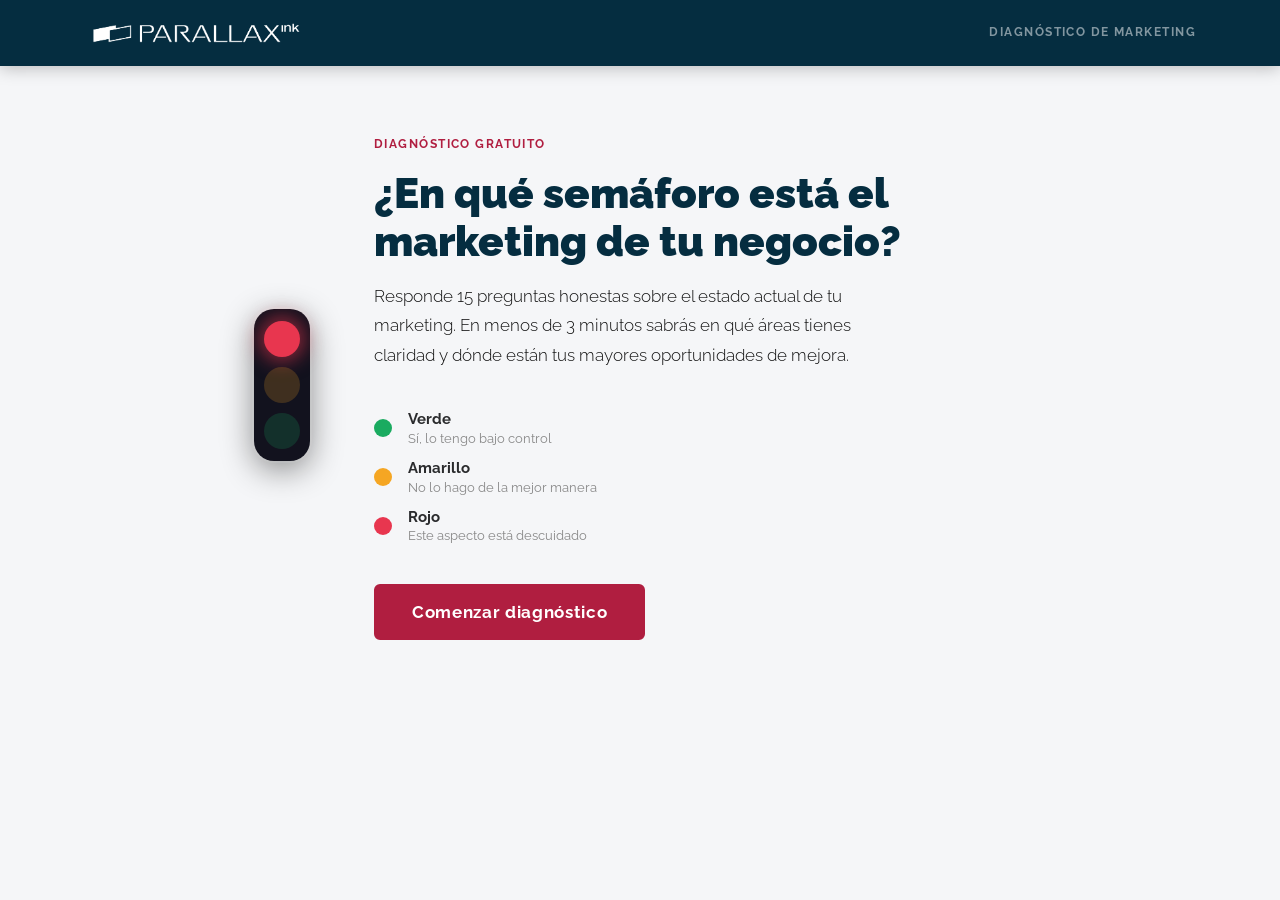
<file: cuestionario.html>
<!DOCTYPE html>
<html lang="es">
<head>
  <meta charset="UTF-8" />
  <meta name="viewport" content="width=device-width, initial-scale=1.0" />
  <title>Diagnóstico de Marketing | Parallax Ink</title>
  <meta name="description" content="Evalúa en 3 minutos el estado real del marketing de tu negocio con nuestro diagnóstico semáforo gratuito." />
  <link rel="preconnect" href="https://fonts.googleapis.com" />
  <link rel="preconnect" href="https://fonts.gstatic.com" crossorigin />
  <link href="https://fonts.googleapis.com/css2?family=Raleway:wght@300;400;600;700;900&display=swap" rel="stylesheet" />
  <link rel="stylesheet" href="styles.css" />
  <!-- Meta Pixel -->
  <script>
    !function(f,b,e,v,n,t,s){if(f.fbq)return;n=f.fbq=function(){n.callMethod?
    n.callMethod.apply(n,arguments):n.queue.push(arguments)};if(!f._fbq)f._fbq=n;
    n.push=n;n.loaded=!0;n.version='2.0';n.queue=[];t=b.createElement(e);t.async=!0;
    t.src=v;s=b.getElementsByTagName(e)[0];s.parentNode.insertBefore(t,s)}(window,
    document,'script','https://connect.facebook.net/en_US/fbevents.js');
    fbq('init', '1988819924686033');
    fbq('track', 'PageView');
  </script>
  <noscript><img height="1" width="1" style="display:none" src="https://www.facebook.com/tr?id=1988819924686033&ev=PageView&noscript=1"/></noscript>
</head>
<body class="quiz-body">

  <!-- HEADER -->
  <header class="quiz-header">
    <div class="container quiz-header__inner">
      <a href="index.html" class="quiz-header__logo-link">
        <img src="logo-parallaxink.png" alt="Parallax Ink" class="quiz-header__logo" />
      </a>
      <span class="quiz-header__label">Diagnóstico de Marketing</span>
    </div>
  </header>

  <main class="quiz-main">

    <!-- PANTALLA INTRO -->
    <section id="quiz-intro">
      <div class="container quiz-intro__inner">

        <div class="quiz-intro__semaforo" aria-hidden="true">
          <div class="qs-housing">
            <span class="qs-luz qs-luz--red qs-luz--active"></span>
            <span class="qs-luz qs-luz--yellow"></span>
            <span class="qs-luz qs-luz--green"></span>
          </div>
        </div>

        <div class="quiz-intro__content">
          <div class="section-label">Diagnóstico gratuito</div>
          <h1 class="quiz-intro__title">¿En qué semáforo está el marketing de tu negocio?</h1>
          <p class="quiz-intro__desc">Responde 15 preguntas honestas sobre el estado actual de tu marketing. En menos de 3 minutos sabrás en qué áreas tienes claridad y dónde están tus mayores oportunidades de mejora.</p>

          <div class="quiz-intro__legend">
            <div class="quiz-legend-item">
              <span class="quiz-legend-dot quiz-legend-dot--green"></span>
              <div>
                <strong>Verde</strong>
                <span>Sí, lo tengo bajo control</span>
              </div>
            </div>
            <div class="quiz-legend-item">
              <span class="quiz-legend-dot quiz-legend-dot--yellow"></span>
              <div>
                <strong>Amarillo</strong>
                <span>No lo hago de la mejor manera</span>
              </div>
            </div>
            <div class="quiz-legend-item">
              <span class="quiz-legend-dot quiz-legend-dot--red"></span>
              <div>
                <strong>Rojo</strong>
                <span>Este aspecto está descuidado</span>
              </div>
            </div>
          </div>

          <button class="btn btn--scarlet btn--lg" onclick="startQuiz()">Comenzar diagnóstico</button>
        </div>

      </div>
    </section>

    <!-- PREGUNTAS -->
    <section id="quiz-section" hidden>
      <div class="container quiz-section__inner">

        <div class="qprogress">
          <div class="qprogress__bar">
            <div class="qprogress__fill" id="progress-fill"></div>
          </div>
          <span class="qprogress__label" id="progress-label">Pregunta 1 de 15</span>
        </div>

        <div class="qcard" id="qcard">
          <div class="qcard__num" id="qcard-num">01</div>
          <p class="qcard__question" id="qcard-question"></p>

          <div class="qcard__options">
            <button class="qoption qoption--green" onclick="answer('verde')">
              <span class="qoption__dot"></span>
              <div class="qoption__text">
                <strong>Verde</strong>
                <span>Sí, lo tengo bajo control</span>
              </div>
              <svg class="qoption__arrow" width="20" height="20" viewBox="0 0 20 20" fill="none" aria-hidden="true">
                <path d="M4 10h12M12 6l4 4-4 4" stroke="currentColor" stroke-width="2" stroke-linecap="round" stroke-linejoin="round"/>
              </svg>
            </button>

            <button class="qoption qoption--yellow" onclick="answer('amarillo')">
              <span class="qoption__dot"></span>
              <div class="qoption__text">
                <strong>Amarillo</strong>
                <span>No lo hago de la mejor manera</span>
              </div>
              <svg class="qoption__arrow" width="20" height="20" viewBox="0 0 20 20" fill="none" aria-hidden="true">
                <path d="M4 10h12M12 6l4 4-4 4" stroke="currentColor" stroke-width="2" stroke-linecap="round" stroke-linejoin="round"/>
              </svg>
            </button>

            <button class="qoption qoption--red" onclick="answer('rojo')">
              <span class="qoption__dot"></span>
              <div class="qoption__text">
                <strong>Rojo</strong>
                <span>Este aspecto está descuidado</span>
              </div>
              <svg class="qoption__arrow" width="20" height="20" viewBox="0 0 20 20" fill="none" aria-hidden="true">
                <path d="M4 10h12M12 6l4 4-4 4" stroke="currentColor" stroke-width="2" stroke-linecap="round" stroke-linejoin="round"/>
              </svg>
            </button>
          </div>
        </div>

      </div>
    </section>

    <!-- RESULTADOS -->
    <section id="quiz-results" hidden>
      <div class="container quiz-results-section">
        <div class="qresults" id="qresults-content">
          <!-- Llenado por JS -->
        </div>
      </div>
    </section>

  </main>

  <script>
    const preguntas = [
      "Tengo objetivos claros de marketing alineados con las metas de mi negocio.",
      "Tengo un plan de marketing con pasos definidos y fechas concretas.",
      "Sé cuánto invierto mensualmente en marketing digital y cómo se distribuye ese presupuesto.",
      "Tengo perfectamente identificado quién es mi cliente ideal.",
      "Sé qué problema resuelvo mejor que mis competidores.",
      "He validado con clientes reales si mi propuesta de valor resulta atractiva.",
      "Tomo decisiones de marketing con base en datos, no sólo en intuición.",
      "Tengo instaladas herramientas de medición como GA4 o el Pixel de Meta.",
      "Cuento con un reporte mensual que me muestra los indicadores clave de mi negocio.",
      "Sé cuánto me cuesta conseguir un cliente nuevo.",
      "Utilizo audiencias segmentadas o remarketing en mis campañas.",
      "Tengo un flujo claro para dar seguimiento a los leads que llegan por mis campañas.",
      "Cada publicación o campaña tiene un propósito definido (atraer, educar o vender).",
      "Mi sitio web comunica claramente lo que hago y tiene llamadas a la acción visibles.",
      "Ofrezco una experiencia simple para que el cliente pueda contactarme o comprar fácilmente."
    ];

    let current = 0;
    const scores = { verde: 0, amarillo: 0, rojo: 0 };

    function startQuiz() {
      document.getElementById('quiz-intro').hidden = true;
      document.getElementById('quiz-section').hidden = false;
      if (typeof fbq !== 'undefined') fbq('trackCustom', 'DiagnosticoIniciado');
      loadQuestion();
    }

    function loadQuestion() {
      document.getElementById('qcard-num').textContent = String(current + 1).padStart(2, '0');
      document.getElementById('qcard-question').textContent = preguntas[current];
      document.getElementById('progress-fill').style.width = (current / preguntas.length * 100) + '%';
      document.getElementById('progress-label').textContent = 'Pregunta ' + (current + 1) + ' de ' + preguntas.length;
    }

    function answer(color) {
      scores[color]++;
      current++;

      if (current < preguntas.length) {
        const card = document.getElementById('qcard');
        card.classList.add('qcard--exit');
        setTimeout(function() {
          loadQuestion();
          card.classList.remove('qcard--exit');
        }, 260);
      } else {
        showResults();
      }
    }

    function showResults() {
      document.getElementById('quiz-section').hidden = true;
      document.getElementById('quiz-results').hidden = false;
      if (typeof fbq !== 'undefined') fbq('track', 'Lead', { content_name: 'Diagnostico Semaforo Completado' });

      var overall, titulo, mensaje;

      if (scores.rojo >= 7) {
        overall = 'rojo';
        titulo = 'Tu marketing necesita atención urgente';
        mensaje = 'La mayoría de los pilares de tu marketing están sin resolver. Cada mes sin una estrategia clara es presupuesto que se diluye y oportunidades que se pierden. El primer paso es tener claridad — y eso empieza aquí.';
      } else if (scores.verde >= 10) {
        overall = 'verde';
        titulo = 'Tu marketing tiene buenas bases';
        mensaje = 'Estás mejor posicionado que la mayoría de las PyMES. Tienes claridad en varios frentes, pero aún hay áreas de oportunidad que, bien trabajadas, pueden multiplicar tus resultados de forma significativa.';
      } else {
        overall = 'amarillo';
        titulo = 'Tu marketing está a medio camino';
        mensaje = 'Tienes claridad en algunas áreas, pero hay vacíos importantes que pueden estar frenando tu crecimiento. Con una estrategia definida, esos huecos se convierten en las mayores ventajas de tu negocio.';
      }

      document.getElementById('qresults-content').innerHTML =
        '<div class="qresults__semaforo">' +
          '<div class="qs-housing qs-housing--lg">' +
            '<span class="qs-luz qs-luz--red ' + (overall === 'rojo' ? 'qs-luz--active' : '') + '"></span>' +
            '<span class="qs-luz qs-luz--yellow ' + (overall === 'amarillo' ? 'qs-luz--active' : '') + '"></span>' +
            '<span class="qs-luz qs-luz--green ' + (overall === 'verde' ? 'qs-luz--active' : '') + '"></span>' +
          '</div>' +
        '</div>' +
        '<h2 class="qresults__title">' + titulo + '</h2>' +
        '<p class="qresults__message">' + mensaje + '</p>' +
        '<div class="qresults__breakdown">' +
          '<div class="qresults__stat qresults__stat--green">' +
            '<span class="qresults__num">' + scores.verde + '</span>' +
            '<span class="qresults__stat-label">Verde</span>' +
          '</div>' +
          '<div class="qresults__stat qresults__stat--yellow">' +
            '<span class="qresults__num">' + scores.amarillo + '</span>' +
            '<span class="qresults__stat-label">Amarillo</span>' +
          '</div>' +
          '<div class="qresults__stat qresults__stat--red">' +
            '<span class="qresults__num">' + scores.rojo + '</span>' +
            '<span class="qresults__stat-label">Rojo</span>' +
          '</div>' +
        '</div>' +
        '<div class="qresults__cta-wrap">' +
          '<a href="index.html#contacto" class="btn btn--scarlet btn--lg">Agenda tu diagnóstico inicial gratuito</a>' +
          '<p class="qresults__note">Sin costo · Sin compromiso · Solo claridad sobre tu estrategia</p>' +
        '</div>';
    }

    loadQuestion();
  </script>

</body>
</html>
</file>
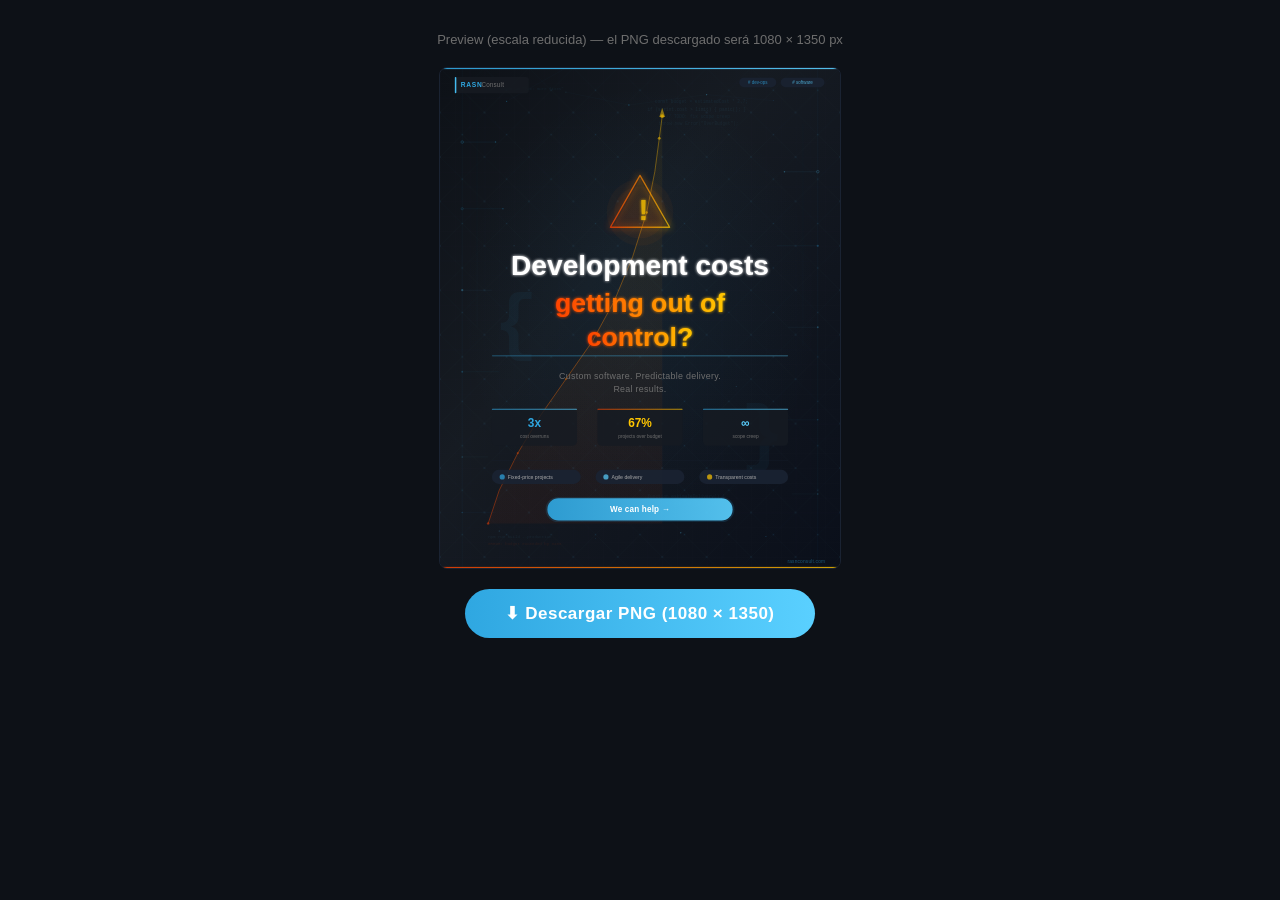
<file: export-to-png.html>
<!DOCTYPE html>
<html lang="en">
<head>
  <meta charset="UTF-8">
  <title>Export banner to PNG</title>
  <style>
    * { box-sizing: border-box; margin: 0; padding: 0; }
    body {
      background: #0d1117;
      display: flex;
      flex-direction: column;
      align-items: center;
      padding: 32px 24px;
      gap: 20px;
      font-family: 'Segoe UI', Arial, sans-serif;
      min-height: 100vh;
    }
    p { color: #6E6E6E; font-size: 13px; }
    #preview-container {
      border: 1px solid #1a2332;
      border-radius: 8px;
      overflow: hidden;
      line-height: 0;
    }
    #preview-container svg {
      width: 400px;
      height: 500px;
      display: block;
    }
    button {
      padding: 14px 40px;
      background: linear-gradient(90deg, #2FA7E1, #5AD0FF);
      color: #fff;
      border: none;
      border-radius: 30px;
      font-size: 17px;
      font-weight: 700;
      cursor: pointer;
      letter-spacing: 0.5px;
      transition: opacity 0.2s;
    }
    button:hover { opacity: 0.85; }
    #status { color: #2FA7E1; font-size: 13px; min-height: 18px; }
  </style>
</head>
<body>
  <p>Preview (escala reducida) — el PNG descargado será 1080 × 1350 px</p>

  <div id="preview-container">
    <!-- SVG incrustado directamente para evitar problemas de CORS con file:// -->
    <svg id="theSVG" xmlns="http://www.w3.org/2000/svg" viewBox="0 0 1080 1350" width="1080" height="1350">
      <defs>
        <linearGradient id="bgGrad" x1="0%" y1="0%" x2="100%" y2="100%">
          <stop offset="0%" style="stop-color:#0d1117;stop-opacity:1" />
          <stop offset="40%" style="stop-color:#161b22;stop-opacity:1" />
          <stop offset="100%" style="stop-color:#0a0f1a;stop-opacity:1" />
        </linearGradient>
        <linearGradient id="blueGrad" x1="0%" y1="0%" x2="100%" y2="0%">
          <stop offset="0%" style="stop-color:#2FA7E1;stop-opacity:1" />
          <stop offset="100%" style="stop-color:#5AD0FF;stop-opacity:1" />
        </linearGradient>
        <linearGradient id="orangeGrad" x1="0%" y1="0%" x2="100%" y2="0%">
          <stop offset="0%" style="stop-color:#FF4200;stop-opacity:1" />
          <stop offset="100%" style="stop-color:#FFC600;stop-opacity:1" />
        </linearGradient>
        <linearGradient id="orangeGradV" x1="0%" y1="100%" x2="0%" y2="0%">
          <stop offset="0%" style="stop-color:#FF4200;stop-opacity:1" />
          <stop offset="100%" style="stop-color:#FFC600;stop-opacity:1" />
        </linearGradient>
        <filter id="glow" x="-20%" y="-20%" width="140%" height="140%">
          <feGaussianBlur stdDeviation="4" result="coloredBlur"/>
          <feMerge><feMergeNode in="coloredBlur"/><feMergeNode in="SourceGraphic"/></feMerge>
        </filter>
        <filter id="softGlow" x="-40%" y="-40%" width="180%" height="180%">
          <feGaussianBlur stdDeviation="10" result="coloredBlur"/>
          <feMerge><feMergeNode in="coloredBlur"/><feMergeNode in="SourceGraphic"/></feMerge>
        </filter>
        <pattern id="gridPattern" width="40" height="40" patternUnits="userSpaceOnUse">
          <path d="M 40 0 L 0 0 0 40" fill="none" stroke="#1a2332" stroke-width="0.5"/>
        </pattern>
        <pattern id="circuitPattern" width="120" height="120" patternUnits="userSpaceOnUse">
          <circle cx="0"   cy="0"   r="2" fill="#2FA7E1" opacity="0.2"/>
          <circle cx="60"  cy="60"  r="2" fill="#2FA7E1" opacity="0.15"/>
          <circle cx="120" cy="0"   r="2" fill="#2FA7E1" opacity="0.2"/>
          <circle cx="0"   cy="120" r="2" fill="#5AD0FF" opacity="0.12"/>
          <circle cx="120" cy="120" r="2" fill="#5AD0FF" opacity="0.15"/>
          <line x1="0"   y1="0"   x2="60"  y2="60"  stroke="#2FA7E1" stroke-width="0.4" opacity="0.12"/>
          <line x1="120" y1="0"   x2="60"  y2="60"  stroke="#2FA7E1" stroke-width="0.4" opacity="0.12"/>
          <line x1="0"   y1="120" x2="60"  y2="60"  stroke="#5AD0FF" stroke-width="0.4" opacity="0.1"/>
          <line x1="120" y1="120" x2="60"  y2="60"  stroke="#5AD0FF" stroke-width="0.4" opacity="0.1"/>
        </pattern>
        <radialGradient id="centerGlow" cx="50%" cy="48%" r="45%">
          <stop offset="0%" style="stop-color:#2FA7E1;stop-opacity:0.06"/>
          <stop offset="100%" style="stop-color:#2FA7E1;stop-opacity:0"/>
        </radialGradient>
      </defs>

      <!-- BACKGROUND -->
      <rect width="1080" height="1350" fill="url(#bgGrad)"/>
      <rect width="1080" height="1350" fill="url(#gridPattern)" opacity="0.55"/>
      <rect width="1080" height="1350" fill="url(#circuitPattern)" opacity="0.8"/>
      <rect width="1080" height="1350" fill="url(#centerGlow)"/>

      <!-- TOP & BOTTOM BARS -->
      <rect x="0" y="0"    width="1080" height="3" fill="url(#blueGrad)" opacity="0.9"/>
      <rect x="0" y="1347" width="1080" height="3" fill="url(#orangeGrad)" opacity="0.8"/>

      <!-- LEFT CIRCUIT -->
      <line x1="60" y1="0"    x2="60" y2="1350" stroke="#2FA7E1" stroke-width="0.7" opacity="0.14"/>
      <line x1="100" y1="120" x2="100" y2="700"  stroke="#5AD0FF" stroke-width="0.5" opacity="0.10"/>
      <line x1="60" y1="200"  x2="150" y2="200"  stroke="#2FA7E1" stroke-width="0.8" opacity="0.20"/>
      <line x1="60" y1="380"  x2="170" y2="380"  stroke="#2FA7E1" stroke-width="0.8" opacity="0.17"/>
      <line x1="60" y1="600"  x2="140" y2="600"  stroke="#5AD0FF" stroke-width="0.7" opacity="0.15"/>
      <line x1="60" y1="820"  x2="160" y2="820"  stroke="#2FA7E1" stroke-width="0.7" opacity="0.14"/>
      <line x1="60" y1="1050" x2="130" y2="1050" stroke="#5AD0FF" stroke-width="0.6" opacity="0.13"/>
      <line x1="60" y1="1200" x2="150" y2="1200" stroke="#2FA7E1" stroke-width="0.6" opacity="0.13"/>
      <circle cx="60"  cy="200"  r="3.5" fill="none" stroke="#2FA7E1" stroke-width="1.3" opacity="0.40"/>
      <circle cx="150" cy="200"  r="2"   fill="#2FA7E1" opacity="0.35"/>
      <circle cx="60"  cy="380"  r="3"   fill="none" stroke="#2FA7E1" stroke-width="1.2" opacity="0.32"/>
      <circle cx="170" cy="380"  r="2"   fill="#2FA7E1" opacity="0.28"/>
      <circle cx="60"  cy="600"  r="3"   fill="#5AD0FF" opacity="0.28"/>
      <circle cx="60"  cy="820"  r="2.5" fill="#2FA7E1" opacity="0.25"/>
      <circle cx="60"  cy="1050" r="2"   fill="#5AD0FF" opacity="0.22"/>
      <circle cx="60"  cy="1200" r="2"   fill="#2FA7E1" opacity="0.22"/>

      <!-- RIGHT CIRCUIT -->
      <line x1="1020" y1="0"    x2="1020" y2="1350" stroke="#2FA7E1" stroke-width="0.7" opacity="0.14"/>
      <line x1="980"  y1="150"  x2="980"  y2="750"  stroke="#5AD0FF" stroke-width="0.5" opacity="0.10"/>
      <line x1="1020" y1="280"  x2="930"  y2="280"  stroke="#5AD0FF" stroke-width="0.8" opacity="0.18"/>
      <line x1="1020" y1="480"  x2="910"  y2="480"  stroke="#2FA7E1" stroke-width="0.8" opacity="0.17"/>
      <line x1="1020" y1="700"  x2="940"  y2="700"  stroke="#5AD0FF" stroke-width="0.7" opacity="0.15"/>
      <line x1="1020" y1="950"  x2="920"  y2="950"  stroke="#2FA7E1" stroke-width="0.7" opacity="0.14"/>
      <line x1="1020" y1="1150" x2="950"  y2="1150" stroke="#5AD0FF" stroke-width="0.6" opacity="0.13"/>
      <circle cx="1020" cy="280"  r="3.5" fill="none" stroke="#5AD0FF" stroke-width="1.3" opacity="0.38"/>
      <circle cx="930"  cy="280"  r="2"   fill="#5AD0FF" opacity="0.32"/>
      <circle cx="1020" cy="480"  r="3"   fill="#2FA7E1" opacity="0.28"/>
      <circle cx="1020" cy="700"  r="2.5" fill="#5AD0FF" opacity="0.26"/>
      <circle cx="1020" cy="950"  r="2"   fill="#2FA7E1" opacity="0.24"/>
      <circle cx="1020" cy="1150" r="2"   fill="#5AD0FF" opacity="0.22"/>

      <!-- DECORATIVE CODE -->
      <text x="580" y="95"  font-family="'Courier New', monospace" font-size="12" fill="#2FA7E1" opacity="0.09">const budget = estimatedCost * 2.7;</text>
      <text x="560" y="115" font-family="'Courier New', monospace" font-size="12" fill="#5AD0FF" opacity="0.08">if (sprint.cost &gt; limit) &#123; panic(); &#125;</text>
      <text x="610" y="135" font-family="'Courier New', monospace" font-size="12" fill="#2FA7E1" opacity="0.07">// TODO: fix scope creep</text>
      <text x="590" y="155" font-family="'Courier New', monospace" font-size="12" fill="#5AD0FF" opacity="0.06">throw new Error("OverBudget");</text>
      <text x="560" y="1160" font-family="'Courier New', monospace" font-size="12" fill="#2FA7E1" opacity="0.08">function estimateDelivery() &#123;</text>
      <text x="580" y="1180" font-family="'Courier New', monospace" font-size="12" fill="#5AD0FF" opacity="0.07">  return new Date(Infinity);</text>
      <text x="560" y="1200" font-family="'Courier New', monospace" font-size="12" fill="#2FA7E1" opacity="0.08">&#125;</text>
      <text x="130" y="60"   font-family="'Courier New', monospace" font-size="11" fill="#2FA7E1" opacity="0.08">git commit -m "fix: more fixes"</text>
      <text x="130" y="1270" font-family="'Courier New', monospace" font-size="11" fill="#5AD0FF" opacity="0.07">npm run build --production</text>
      <text x="130" y="1288" font-family="'Courier New', monospace" font-size="11" fill="#FF4200" opacity="0.09">ERROR: budget exceeded by 340%</text>

      <!-- PARTICLES -->
      <circle cx="180"  cy="90"   r="1.5" fill="#2FA7E1" opacity="0.40"/>
      <circle cx="340"  cy="65"   r="1"   fill="#5AD0FF" opacity="0.35"/>
      <circle cx="510"  cy="100"  r="2"   fill="#2FA7E1" opacity="0.30"/>
      <circle cx="720"  cy="72"   r="1.5" fill="#5AD0FF" opacity="0.38"/>
      <circle cx="900"  cy="88"   r="1"   fill="#2FA7E1" opacity="0.32"/>
      <circle cx="200"  cy="480"  r="1.5" fill="#5AD0FF" opacity="0.20"/>
      <circle cx="880"  cy="550"  r="1.5" fill="#2FA7E1" opacity="0.20"/>
      <circle cx="300"  cy="900"  r="1"   fill="#2FA7E1" opacity="0.18"/>
      <circle cx="800"  cy="860"  r="1.5" fill="#5AD0FF" opacity="0.18"/>
      <circle cx="160"  cy="1250" r="1.5" fill="#5AD0FF" opacity="0.28"/>
      <circle cx="420"  cy="1270" r="1"   fill="#2FA7E1" opacity="0.30"/>
      <circle cx="650"  cy="1255" r="2"   fill="#5AD0FF" opacity="0.28"/>
      <circle cx="880"  cy="1265" r="1.5" fill="#2FA7E1" opacity="0.28"/>
      <line x1="180" y1="90"  x2="340" y1="65"  stroke="#2FA7E1" stroke-width="0.4" opacity="0.15"/>
      <line x1="340" y1="65"  x2="510" y2="100" stroke="#2FA7E1" stroke-width="0.4" opacity="0.15"/>
      <line x1="510" y1="100" x2="720" y2="72"  stroke="#5AD0FF" stroke-width="0.4" opacity="0.12"/>
      <line x1="720" y1="72"  x2="900" y2="88"  stroke="#2FA7E1" stroke-width="0.4" opacity="0.15"/>

      <!-- COST GRAPH -->
      <polygon points="130,1230 160,1140 210,1040 270,940 340,840 410,740 470,630 520,510 558,390 580,280 592,190 600,130 600,1230"
               fill="url(#orangeGradV)" opacity="0.05"/>
      <polyline points="130,1230 160,1140 210,1040 270,940 340,840 410,740 470,630 520,510 558,390 580,280 592,190 600,130"
                fill="none" stroke="url(#orangeGradV)" stroke-width="2.5"
                opacity="0.40" stroke-linecap="round" stroke-linejoin="round"/>
      <circle cx="130" cy="1230" r="3.5" fill="#FF4200" opacity="0.42"/>
      <circle cx="210" cy="1040" r="3"   fill="#FF5500" opacity="0.38"/>
      <circle cx="340" cy="840"  r="3"   fill="#FF7700" opacity="0.38"/>
      <circle cx="470" cy="630"  r="3.5" fill="#FFAA00" opacity="0.42"/>
      <circle cx="558" cy="390"  r="3.5" fill="#FFC600" opacity="0.48"/>
      <circle cx="592" cy="190"  r="4"   fill="#FFC600" opacity="0.52"/>
      <circle cx="600" cy="130"  r="5"   fill="#FFC600" opacity="0.55"/>
      <polygon points="600,108 592,132 608,132" fill="#FFC600" opacity="0.50"/>

      <!-- CODE BRACKETS BG -->
      <text x="145" y="750"  font-family="'Courier New', monospace" font-size="200" fill="#2FA7E1" opacity="0.05" font-weight="bold">{</text>
      <text x="810" y="1050" font-family="'Courier New', monospace" font-size="200" fill="#2FA7E1" opacity="0.04" font-weight="bold">}</text>

      <!-- WARNING TRIANGLE -->
      <circle cx="540" cy="390" r="90" fill="#FF6600" opacity="0.04"/>
      <circle cx="540" cy="390" r="70" fill="#FF6600" opacity="0.05"/>
      <polygon points="540,290 460,430 620,430"
               fill="none" stroke="url(#orangeGrad)" stroke-width="3.5"
               stroke-linejoin="round" opacity="0.75" filter="url(#softGlow)"/>
      <polygon points="540,300 468,428 612,428" fill="url(#orangeGradV)" opacity="0.06"/>
      <text x="536" y="410" font-family="'Segoe UI', Arial, sans-serif"
            font-size="80" fill="#FFC600" opacity="0.80" font-weight="900" filter="url(#glow)">!</text>

      <!-- HEADLINE -->
      <text x="542" y="562" text-anchor="middle" font-family="'Segoe UI', Arial, sans-serif" font-size="76" font-weight="800" fill="#0d1117" opacity="0.55">Development costs</text>
      <text x="540" y="560" text-anchor="middle" font-family="'Segoe UI', Arial, sans-serif" font-size="76" font-weight="800" fill="#FFFFFF" filter="url(#glow)">Development costs</text>
      <text x="542" y="662" text-anchor="middle" font-family="'Segoe UI', Arial, sans-serif" font-size="72" font-weight="800" fill="#0d1117" opacity="0.55">getting out of</text>
      <text x="540" y="660" text-anchor="middle" font-family="'Segoe UI', Arial, sans-serif" font-size="72" font-weight="800" fill="url(#orangeGrad)" filter="url(#glow)">getting out of</text>
      <text x="542" y="752" text-anchor="middle" font-family="'Segoe UI', Arial, sans-serif" font-size="72" font-weight="800" fill="#0d1117" opacity="0.55">control?</text>
      <text x="540" y="750" text-anchor="middle" font-family="'Segoe UI', Arial, sans-serif" font-size="72" font-weight="800" fill="url(#orangeGrad)" filter="url(#glow)">control?</text>

      <!-- UNDERLINE -->
      <rect x="140" y="776" width="800" height="2.5" rx="1.5" fill="url(#blueGrad)" opacity="0.55"/>

      <!-- SUBTITLE -->
      <text x="540" y="840" text-anchor="middle" font-family="'Segoe UI', Arial, sans-serif" font-size="24" font-weight="400" fill="#6E6E6E" letter-spacing="0.8">Custom software. Predictable delivery.</text>
      <text x="540" y="874" text-anchor="middle" font-family="'Segoe UI', Arial, sans-serif" font-size="24" font-weight="400" fill="#6E6E6E" letter-spacing="0.8">Real results.</text>

      <!-- STATS -->
      <rect x="140" y="920" width="230" height="100" rx="12" fill="#161b22" opacity="0.80"/>
      <rect x="140" y="920" width="230" height="3"   rx="1.5" fill="url(#blueGrad)" opacity="0.7"/>
      <text x="255" y="968" text-anchor="middle" font-family="'Segoe UI', Arial, sans-serif" font-size="32" font-weight="800" fill="#2FA7E1">3x</text>
      <text x="255" y="998" text-anchor="middle" font-family="'Segoe UI', Arial, sans-serif" font-size="13" font-weight="400" fill="#6E6E6E">cost overruns</text>
      <rect x="425" y="920" width="230" height="100" rx="12" fill="#161b22" opacity="0.80"/>
      <rect x="425" y="920" width="230" height="3"   rx="1.5" fill="url(#orangeGrad)" opacity="0.7"/>
      <text x="540" y="968" text-anchor="middle" font-family="'Segoe UI', Arial, sans-serif" font-size="32" font-weight="800" fill="#FFC600">67%</text>
      <text x="540" y="998" text-anchor="middle" font-family="'Segoe UI', Arial, sans-serif" font-size="13" font-weight="400" fill="#6E6E6E">projects over budget</text>
      <rect x="710" y="920" width="230" height="100" rx="12" fill="#161b22" opacity="0.80"/>
      <rect x="710" y="920" width="230" height="3"   rx="1.5" fill="url(#blueGrad)" opacity="0.7"/>
      <text x="825" y="968" text-anchor="middle" font-family="'Segoe UI', Arial, sans-serif" font-size="32" font-weight="800" fill="#5AD0FF">&#x221e;</text>
      <text x="825" y="998" text-anchor="middle" font-family="'Segoe UI', Arial, sans-serif" font-size="13" font-weight="400" fill="#6E6E6E">scope creep</text>

      <!-- DIVIDER -->
      <line x1="140" y1="1060" x2="940" y2="1060" stroke="#1a2332" stroke-width="1" opacity="0.8"/>

      <!-- FEATURE PILLS -->
      <rect x="140" y="1085" width="240" height="38" rx="19" fill="#1a2332" opacity="0.9"/>
      <circle cx="168" cy="1104" r="7" fill="#2FA7E1" opacity="0.7"/>
      <text x="183" y="1110" font-family="'Segoe UI', Arial, sans-serif" font-size="14" fill="#AAAAAA">Fixed-price projects</text>
      <rect x="420" y="1085" width="240" height="38" rx="19" fill="#1a2332" opacity="0.9"/>
      <circle cx="448" cy="1104" r="7" fill="#5AD0FF" opacity="0.7"/>
      <text x="463" y="1110" font-family="'Segoe UI', Arial, sans-serif" font-size="14" fill="#AAAAAA">Agile delivery</text>
      <rect x="700" y="1085" width="240" height="38" rx="19" fill="#1a2332" opacity="0.9"/>
      <circle cx="728" cy="1104" r="7" fill="#FFC600" opacity="0.7"/>
      <text x="743" y="1110" font-family="'Segoe UI', Arial, sans-serif" font-size="14" fill="#AAAAAA">Transparent costs</text>

      <!-- CTA BUTTON -->
      <rect x="285" y="1158" width="510" height="68" rx="34" fill="#2FA7E1" opacity="0.15"/>
      <rect x="290" y="1162" width="500" height="60" rx="30" fill="url(#blueGrad)" opacity="0.90"/>
      <text x="540" y="1200" text-anchor="middle" font-family="'Segoe UI', Arial, sans-serif" font-size="22" font-weight="700" fill="#FFFFFF" letter-spacing="0.5">We can help  &#x2192;</text>

      <!-- BRAND BADGE -->
      <rect x="40" y="24" width="200" height="44" rx="8" fill="#161b22" opacity="0.88"/>
      <rect x="40" y="24" width="4"   height="44" rx="2" fill="url(#blueGrad)"/>
      <text x="56"  y="52" font-family="'Segoe UI', Arial, sans-serif" font-size="18" font-weight="800" fill="#2FA7E1" letter-spacing="2">RASN</text>
      <text x="112" y="52" font-family="'Segoe UI', Arial, sans-serif" font-size="17" font-weight="400" fill="#6E6E6E" letter-spacing="0.5">Consult</text>

      <!-- TECH TAGS -->
      <rect x="808" y="26" width="100" height="26" rx="13" fill="#1a2332" opacity="0.85"/>
      <text x="858" y="44" text-anchor="middle" font-family="'Segoe UI', Arial, sans-serif" font-size="12" fill="#2FA7E1" opacity="0.75"># dev-ops</text>
      <rect x="920" y="26" width="118" height="26" rx="13" fill="#1a2332" opacity="0.85"/>
      <text x="979" y="44" text-anchor="middle" font-family="'Segoe UI', Arial, sans-serif" font-size="12" fill="#5AD0FF" opacity="0.75"># software</text>

      <!-- URL WATERMARK -->
      <text x="1040" y="1336" text-anchor="end" font-family="'Segoe UI', Arial, sans-serif" font-size="13" font-weight="400" fill="#2FA7E1" opacity="0.45" letter-spacing="0.5">rasnconsult.com</text>
    </svg>
  </div>

  <button onclick="exportPNG()">&#x2B07; Descargar PNG (1080 × 1350)</button>
  <span id="status"></span>

  <script>
    function exportPNG() {
      const status = document.getElementById('status');
      status.textContent = 'Generando PNG...';

      const svg = document.getElementById('theSVG');
      const W = 1080, H = 1350;

      // Serialize the inline SVG to a string
      const serializer = new XMLSerializer();
      let svgStr = serializer.serializeToString(svg);

      // Ensure correct dimensions in the serialized string
      svgStr = svgStr.replace(/width="\d+"/, `width="${W}"`).replace(/height="\d+"/, `height="${H}"`);

      // Build a Blob URL — avoids any cross-origin tainted-canvas issue
      const blob = new Blob([svgStr], { type: 'image/svg+xml;charset=utf-8' });
      const url  = URL.createObjectURL(blob);

      const img = new Image();
      img.onload = function () {
        const canvas = document.createElement('canvas');
        canvas.width  = W;
        canvas.height = H;
        const ctx = canvas.getContext('2d');
        ctx.drawImage(img, 0, 0, W, H);
        URL.revokeObjectURL(url);

        try {
          const dataURL = canvas.toDataURL('image/png');
          const link = document.createElement('a');
          link.download = 'dev-costs-banner.png';
          link.href = dataURL;
          link.click();
          status.textContent = '✓ Descargado correctamente.';
        } catch (e) {
          status.textContent = 'Error al exportar: ' + e.message;
          console.error(e);
        }
      };
      img.onerror = function (e) {
        status.textContent = 'Error al cargar la imagen SVG.';
        console.error(e);
      };
      img.src = url;
    }
  </script>
</body>
</html>
</file>
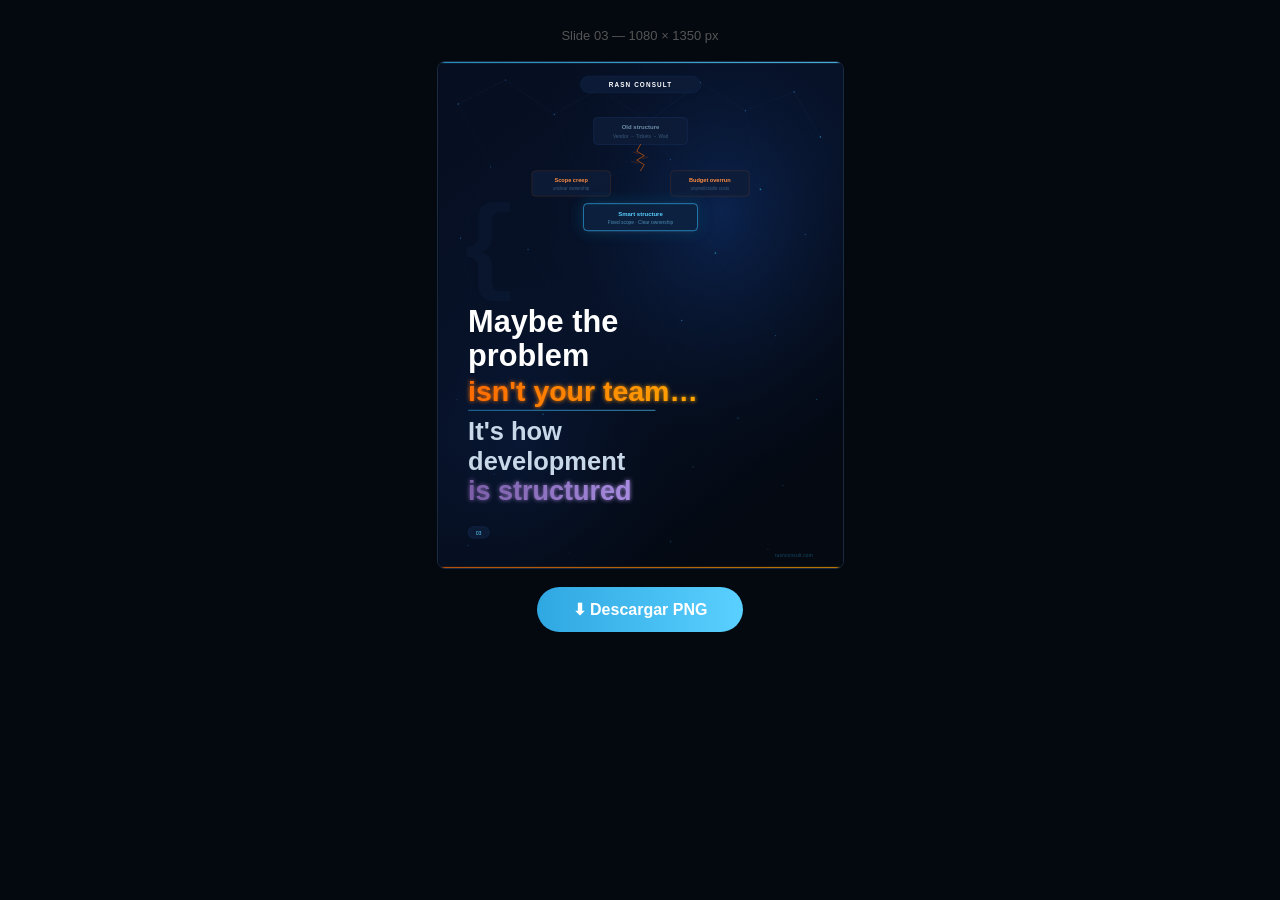
<file: slide-03.html>
<!DOCTYPE html>
<html lang="en">
<head>
  <meta charset="UTF-8">
  <title>Slide 03 – Export PNG</title>
  <style>
    * { box-sizing: border-box; margin: 0; padding: 0; }
    body { background: #04080f; display: flex; flex-direction: column; align-items: center;
           padding: 28px 20px; gap: 18px; font-family: 'Segoe UI', Arial, sans-serif; }
    p { color: #555; font-size: 13px; }
    #wrap { border: 1px solid #1a2a40; border-radius: 8px; overflow: hidden; line-height: 0; }
    #wrap svg { width: 405px; height: 506px; display: block; }
    button { padding: 13px 36px; background: linear-gradient(90deg,#2FA7E1,#5AD0FF);
             color: #fff; border: none; border-radius: 30px; font-size: 16px;
             font-weight: 700; cursor: pointer; }
    button:hover { opacity: 0.85; }
    #st { color: #2FA7E1; font-size: 13px; min-height: 18px; }
  </style>
</head>
<body>
  <p>Slide 03 — 1080 × 1350 px</p>
  <div id="wrap">
<svg id="theSVG" xmlns="http://www.w3.org/2000/svg" viewBox="0 0 1080 1350" width="1080" height="1350">
  <defs>
    <linearGradient id="bg" x1="0%" y1="0%" x2="60%" y2="100%">
      <stop offset="0%"   style="stop-color:#060e20"/>
      <stop offset="55%"  style="stop-color:#071228"/>
      <stop offset="100%" style="stop-color:#040912"/>
    </linearGradient>
    <radialGradient id="glow1" cx="70%" cy="30%" r="50%">
      <stop offset="0%"   style="stop-color:#0d2a5e;stop-opacity:0.7"/>
      <stop offset="100%" style="stop-color:#060e20;stop-opacity:0"/>
    </radialGradient>
    <radialGradient id="glow2" cx="20%" cy="75%" r="40%">
      <stop offset="0%"   style="stop-color:#0a1e44;stop-opacity:0.5"/>
      <stop offset="100%" style="stop-color:#060e20;stop-opacity:0"/>
    </radialGradient>
    <linearGradient id="purpleGrad" x1="0%" y1="0%" x2="100%" y2="0%">
      <stop offset="0%"   style="stop-color:#7B5EA7"/>
      <stop offset="100%" style="stop-color:#a78be0"/>
    </linearGradient>
    <linearGradient id="orangeGrad" x1="0%" y1="0%" x2="100%" y2="0%">
      <stop offset="0%"   style="stop-color:#FF6B00"/>
      <stop offset="100%" style="stop-color:#FFA500"/>
    </linearGradient>
    <linearGradient id="blueGrad" x1="0%" y1="0%" x2="100%" y2="0%">
      <stop offset="0%"   style="stop-color:#2FA7E1"/>
      <stop offset="100%" style="stop-color:#5AD0FF"/>
    </linearGradient>
    <filter id="glow" x="-30%" y="-30%" width="160%" height="160%">
      <feGaussianBlur stdDeviation="5" result="b"/>
      <feMerge><feMergeNode in="b"/><feMergeNode in="SourceGraphic"/></feMerge>
    </filter>
    <filter id="softglow" x="-50%" y="-50%" width="200%" height="200%">
      <feGaussianBlur stdDeviation="18" result="b"/>
      <feMerge><feMergeNode in="b"/><feMergeNode in="SourceGraphic"/></feMerge>
    </filter>
  </defs>

  <!-- BACKGROUND -->
  <rect width="1080" height="1350" fill="url(#bg)"/>
  <rect width="1080" height="1350" fill="url(#glow1)"/>
  <rect width="1080" height="1350" fill="url(#glow2)"/>

  <!-- PARTICLE NETWORK -->
  <!-- nodes -->
  <circle cx="54"   cy="112"  r="2.2" fill="#2a6aaa" opacity="0.7"/>
  <circle cx="180"  cy="48"   r="1.6" fill="#3a80cc" opacity="0.6"/>
  <circle cx="310"  cy="140"  r="2"   fill="#2a6aaa" opacity="0.65"/>
  <circle cx="430"  cy="70"   r="1.8" fill="#4a90d9" opacity="0.6"/>
  <circle cx="560"  cy="160"  r="2.4" fill="#2FA7E1" opacity="0.7"/>
  <circle cx="700"  cy="55"   r="1.6" fill="#3a80cc" opacity="0.6"/>
  <circle cx="820"  cy="130"  r="2"   fill="#2a6aaa" opacity="0.65"/>
  <circle cx="950"  cy="80"   r="1.8" fill="#4a90d9" opacity="0.6"/>
  <circle cx="1020" cy="200"  r="2.2" fill="#2FA7E1" opacity="0.7"/>
  <circle cx="140"  cy="280"  r="1.6" fill="#2a6aaa" opacity="0.55"/>
  <circle cx="380"  cy="310"  r="2"   fill="#3a80cc" opacity="0.6"/>
  <circle cx="620"  cy="260"  r="1.8" fill="#2a6aaa" opacity="0.55"/>
  <circle cx="860"  cy="340"  r="2.2" fill="#2FA7E1" opacity="0.65"/>
  <circle cx="60"   cy="470"  r="1.8" fill="#3a80cc" opacity="0.55"/>
  <circle cx="240"  cy="500"  r="2"   fill="#2a6aaa" opacity="0.5"/>
  <circle cx="480"  cy="440"  r="1.6" fill="#4a90d9" opacity="0.55"/>
  <circle cx="740"  cy="510"  r="2.2" fill="#2FA7E1" opacity="0.6"/>
  <circle cx="980"  cy="460"  r="1.8" fill="#2a6aaa" opacity="0.55"/>
  <circle cx="100"  cy="680"  r="2"   fill="#3a80cc" opacity="0.45"/>
  <circle cx="370"  cy="720"  r="1.6" fill="#2a6aaa" opacity="0.45"/>
  <circle cx="650"  cy="690"  r="2"   fill="#2FA7E1" opacity="0.5"/>
  <circle cx="900"  cy="730"  r="1.8" fill="#3a80cc" opacity="0.45"/>
  <circle cx="50"   cy="900"  r="1.6" fill="#2a6aaa" opacity="0.4"/>
  <circle cx="280"  cy="940"  r="2"   fill="#2FA7E1" opacity="0.45"/>
  <circle cx="560"  cy="880"  r="1.8" fill="#3a80cc" opacity="0.4"/>
  <circle cx="800"  cy="950"  r="2.2" fill="#2a6aaa" opacity="0.45"/>
  <circle cx="1010" cy="900"  r="1.6" fill="#2FA7E1" opacity="0.4"/>
  <circle cx="150"  cy="1100" r="1.8" fill="#2a6aaa" opacity="0.35"/>
  <circle cx="420"  cy="1140" r="2"   fill="#3a80cc" opacity="0.38"/>
  <circle cx="680"  cy="1080" r="1.6" fill="#2FA7E1" opacity="0.38"/>
  <circle cx="920"  cy="1130" r="2"   fill="#2a6aaa" opacity="0.35"/>
  <circle cx="80"   cy="1290" r="1.8" fill="#3a80cc" opacity="0.30"/>
  <circle cx="350"  cy="1310" r="1.6" fill="#2a6aaa" opacity="0.28"/>
  <circle cx="620"  cy="1280" r="2"   fill="#2FA7E1" opacity="0.30"/>
  <circle cx="880"  cy="1300" r="1.8" fill="#2a6aaa" opacity="0.28"/>
  <!-- network lines -->
  <line x1="54"  y1="112" x2="180" y2="48"  stroke="#2a6aaa" stroke-width="0.6" opacity="0.35"/>
  <line x1="180" y1="48"  x2="310" y2="140" stroke="#2a6aaa" stroke-width="0.6" opacity="0.30"/>
  <line x1="310" y1="140" x2="430" y2="70"  stroke="#3a80cc" stroke-width="0.6" opacity="0.30"/>
  <line x1="430" y1="70"  x2="560" y2="160" stroke="#2a6aaa" stroke-width="0.6" opacity="0.30"/>
  <line x1="560" y1="160" x2="700" y2="55"  stroke="#3a80cc" stroke-width="0.6" opacity="0.30"/>
  <line x1="700" y1="55"  x2="820" y2="130" stroke="#2a6aaa" stroke-width="0.6" opacity="0.30"/>
  <line x1="820" y1="130" x2="950" y2="80"  stroke="#2a6aaa" stroke-width="0.6" opacity="0.28"/>
  <line x1="950" y1="80"  x2="1020" y2="200" stroke="#3a80cc" stroke-width="0.6" opacity="0.28"/>
  <line x1="54"  y1="112" x2="140" y2="280" stroke="#2a6aaa" stroke-width="0.5" opacity="0.25"/>
  <line x1="310" y1="140" x2="380" y2="310" stroke="#2a6aaa" stroke-width="0.5" opacity="0.22"/>
  <line x1="560" y1="160" x2="620" y2="260" stroke="#3a80cc" stroke-width="0.5" opacity="0.22"/>
  <line x1="820" y1="130" x2="860" y2="340" stroke="#2a6aaa" stroke-width="0.5" opacity="0.22"/>
  <line x1="140" y1="280" x2="60"  y2="470" stroke="#2a6aaa" stroke-width="0.5" opacity="0.20"/>
  <line x1="380" y1="310" x2="480" y2="440" stroke="#2a6aaa" stroke-width="0.5" opacity="0.20"/>
  <line x1="620" y1="260" x2="740" y2="510" stroke="#3a80cc" stroke-width="0.5" opacity="0.20"/>
  <line x1="860" y1="340" x2="980" y2="460" stroke="#2a6aaa" stroke-width="0.5" opacity="0.20"/>
  <line x1="60"  y1="470" x2="100" y2="680" stroke="#2a6aaa" stroke-width="0.5" opacity="0.18"/>
  <line x1="240" y1="500" x2="370" y2="720" stroke="#2a6aaa" stroke-width="0.5" opacity="0.18"/>
  <line x1="480" y1="440" x2="650" y2="690" stroke="#3a80cc" stroke-width="0.5" opacity="0.18"/>
  <line x1="740" y1="510" x2="900" y2="730" stroke="#2a6aaa" stroke-width="0.5" opacity="0.18"/>
  <line x1="100" y1="680" x2="50"  y2="900" stroke="#2a6aaa" stroke-width="0.4" opacity="0.15"/>
  <line x1="370" y1="720" x2="280" y2="940" stroke="#2a6aaa" stroke-width="0.4" opacity="0.15"/>
  <line x1="650" y1="690" x2="560" y2="880" stroke="#3a80cc" stroke-width="0.4" opacity="0.15"/>
  <line x1="900" y1="730" x2="800" y2="950" stroke="#2a6aaa" stroke-width="0.4" opacity="0.15"/>
  <line x1="280" y1="940" x2="150" y2="1100" stroke="#2a6aaa" stroke-width="0.4" opacity="0.13"/>
  <line x1="560" y1="880" x2="420" y2="1140" stroke="#2a6aaa" stroke-width="0.4" opacity="0.13"/>
  <line x1="800" y1="950" x2="680" y2="1080" stroke="#3a80cc" stroke-width="0.4" opacity="0.13"/>
  <line x1="1010" y1="900" x2="920" y2="1130" stroke="#2a6aaa" stroke-width="0.4" opacity="0.13"/>
  <!-- diagonal cross-links -->
  <line x1="180" y1="48"  x2="560" y2="160" stroke="#2a6aaa" stroke-width="0.4" opacity="0.12"/>
  <line x1="560" y1="160" x2="1020" y2="200" stroke="#2a6aaa" stroke-width="0.4" opacity="0.12"/>
  <line x1="140" y1="280" x2="480" y2="440" stroke="#2a6aaa" stroke-width="0.4" opacity="0.10"/>
  <line x1="480" y1="440" x2="980" y2="460" stroke="#2a6aaa" stroke-width="0.4" opacity="0.10"/>

  <!-- TOP BAR -->
  <rect x="0" y="0" width="1080" height="3" fill="url(#blueGrad)" opacity="0.8"/>

  <!-- RASN CONSULT BADGE -->
  <rect x="380" y="38" width="320" height="44" rx="22" fill="#0d1c38" opacity="0.92"/>
  <rect x="380" y="38" width="320" height="44" rx="22" fill="none" stroke="#1e3a6e" stroke-width="1" opacity="0.7"/>
  <text x="540" y="67" text-anchor="middle"
        font-family="'Segoe UI', Arial, sans-serif" font-size="17" font-weight="700"
        fill="#FFFFFF" letter-spacing="3">RASN CONSULT</text>

  <!-- ══ DECORATIVE ELEMENT: Org/Structure diagram ══ -->
  <!-- Central broken chain concept: top node → split → reconnected -->
  <!-- Top node (the "old" structure) -->
  <rect x="415" y="148" width="250" height="72" rx="10"
        fill="#0d1c38" stroke="#1e3a6e" stroke-width="1.2" opacity="0.85"/>
  <text x="540" y="180" text-anchor="middle" font-family="'Segoe UI', Arial, sans-serif"
        font-size="16" fill="#6E8FAA" font-weight="600">Old structure</text>
  <text x="540" y="204" text-anchor="middle" font-family="'Segoe UI', Arial, sans-serif"
        font-size="13" fill="#3a5a7a">Vendor → Tickets → Wait</text>

  <!-- Broken connector (zigzag / crack) -->
  <polyline points="540,220 530,238 550,250 530,262 550,274 540,290"
            fill="none" stroke="#FF6B00" stroke-width="2.2" opacity="0.70"
            stroke-linecap="round" stroke-linejoin="round"/>
  <!-- crack lines -->
  <line x1="535" y1="245" x2="520" y2="240" stroke="#FF6B00" stroke-width="1.2" opacity="0.45"/>
  <line x1="545" y1="258" x2="560" y2="253" stroke="#FF6B00" stroke-width="1.2" opacity="0.45"/>
  <line x1="535" y1="270" x2="515" y2="265" stroke="#FF6B00" stroke-width="1.2" opacity="0.40"/>

  <!-- Two branch nodes (the problem split) -->
  <rect x="250" y="290" width="210" height="68" rx="10"
        fill="#0d1c38" stroke="#FF6B0055" stroke-width="1.2" opacity="0.85"/>
  <text x="355" y="320" text-anchor="middle" font-family="'Segoe UI', Arial, sans-serif"
        font-size="15" fill="#FF8C42" font-weight="600">Scope creep</text>
  <text x="355" y="342" text-anchor="middle" font-family="'Segoe UI', Arial, sans-serif"
        font-size="12" fill="#3a5a7a">unclear ownership</text>

  <rect x="620" y="290" width="210" height="68" rx="10"
        fill="#0d1c38" stroke="#FF6B0055" stroke-width="1.2" opacity="0.85"/>
  <text x="725" y="320" text-anchor="middle" font-family="'Segoe UI', Arial, sans-serif"
        font-size="15" fill="#FF8C42" font-weight="600">Budget overrun</text>
  <text x="725" y="342" text-anchor="middle" font-family="'Segoe UI', Arial, sans-serif"
        font-size="12" fill="#3a5a7a">unpredictable costs</text>

  <!-- Connectors to branches -->
  <line x1="490" y1="290" x2="355" y2="358" stroke="#1e3a6e" stroke-width="1" opacity="0.50"
        stroke-dasharray="5,4"/>
  <line x1="590" y1="290" x2="725" y2="358" stroke="#1e3a6e" stroke-width="1" opacity="0.50"
        stroke-dasharray="5,4"/>

  <!-- New structure node (glowing, positive) -->
  <rect x="388" y="378" width="304" height="72" rx="10"
        fill="#0a2040" stroke="#2FA7E1" stroke-width="1.5" opacity="0.90" filter="url(#softglow)"/>
  <rect x="388" y="378" width="304" height="72" rx="10"
        fill="none" stroke="#2FA7E1" stroke-width="1.5" opacity="0.50"/>
  <text x="540" y="410" text-anchor="middle" font-family="'Segoe UI', Arial, sans-serif"
        font-size="16" fill="#5AD0FF" font-weight="700">Smart structure</text>
  <text x="540" y="432" text-anchor="middle" font-family="'Segoe UI', Arial, sans-serif"
        font-size="13" fill="#4a8ab0">Fixed scope · Clear ownership</text>

  <!-- Connectors from branches to new node -->
  <line x1="355" y1="358" x2="480" y2="378" stroke="#2FA7E130" stroke-width="1" opacity="0.6"
        stroke-dasharray="5,4"/>
  <line x1="725" y1="358" x2="600" y2="378" stroke="#2FA7E130" stroke-width="1" opacity="0.6"
        stroke-dasharray="5,4"/>

  <!-- Code bracket left -->
  <text x="50" y="580" font-family="'Courier New', monospace" font-size="280"
        fill="#1a3a6a" opacity="0.12" font-weight="bold">{</text>

  <!-- ══ MAIN HEADLINE ══ -->
  <!-- "Maybe the problem" -->
  <text x="80" y="720"
        font-family="'Segoe UI', Arial, sans-serif" font-size="82" font-weight="800"
        fill="#FFFFFF">Maybe the</text>
  <text x="80" y="812"
        font-family="'Segoe UI', Arial, sans-serif" font-size="82" font-weight="800"
        fill="#FFFFFF">problem</text>

  <!-- "isn't your team…" — orange highlight -->
  <text x="80" y="904"
        font-family="'Segoe UI', Arial, sans-serif" font-size="76" font-weight="800"
        fill="url(#orangeGrad)" filter="url(#glow)">isn't your team…</text>

  <!-- separator line -->
  <rect x="80" y="928" width="500" height="3" rx="1.5" fill="url(#blueGrad)" opacity="0.5"/>

  <!-- "It's how development" -->
  <text x="80" y="1008"
        font-family="'Segoe UI', Arial, sans-serif" font-size="68" font-weight="700"
        fill="#c8d8e8">It's how</text>
  <text x="80" y="1088"
        font-family="'Segoe UI', Arial, sans-serif" font-size="68" font-weight="700"
        fill="#c8d8e8">development</text>

  <!-- "is structured" — purple highlight -->
  <text x="80" y="1168"
        font-family="'Segoe UI', Arial, sans-serif" font-size="72" font-weight="800"
        fill="url(#purpleGrad)" filter="url(#glow)">is structured</text>

  <!-- Slide number pill -->
  <rect x="80" y="1240" width="56" height="30" rx="15" fill="#0d1c38" opacity="0.9"/>
  <rect x="80" y="1240" width="56" height="30" rx="15" fill="none" stroke="#1e3a6e" stroke-width="1"/>
  <text x="108" y="1261" text-anchor="middle"
        font-family="'Segoe UI', Arial, sans-serif" font-size="14" fill="#5AD0FF">03</text>

  <!-- URL -->
  <text x="1000" y="1320" text-anchor="end"
        font-family="'Segoe UI', Arial, sans-serif" font-size="13"
        fill="#2FA7E1" opacity="0.4" letter-spacing="0.5">rasnconsult.com</text>

  <!-- BOTTOM BAR -->
  <rect x="0" y="1347" width="1080" height="3" fill="url(#orangeGrad)" opacity="0.7"/>
</svg>
  </div>
  <button onclick="exportPNG('slide-03.png')">&#x2B07; Descargar PNG</button>
  <span id="st"></span>
  <script>
    function exportPNG(filename) {
      const st = document.getElementById('st');
      st.textContent = 'Generando…';
      const svg = document.getElementById('theSVG');
      const W = 1080, H = 1350;
      const str = new XMLSerializer().serializeToString(svg);
      const blob = new Blob([str], { type: 'image/svg+xml;charset=utf-8' });
      const url = URL.createObjectURL(blob);
      const img = new Image();
      img.onload = () => {
        const c = document.createElement('canvas');
        c.width = W; c.height = H;
        c.getContext('2d').drawImage(img, 0, 0, W, H);
        URL.revokeObjectURL(url);
        const a = document.createElement('a');
        a.download = filename; a.href = c.toDataURL('image/png'); a.click();
        st.textContent = '✓ Descargado.';
      };
      img.onerror = e => { st.textContent = 'Error: ' + e; };
      img.src = url;
    }
  </script>
</body>
</html>
</file>
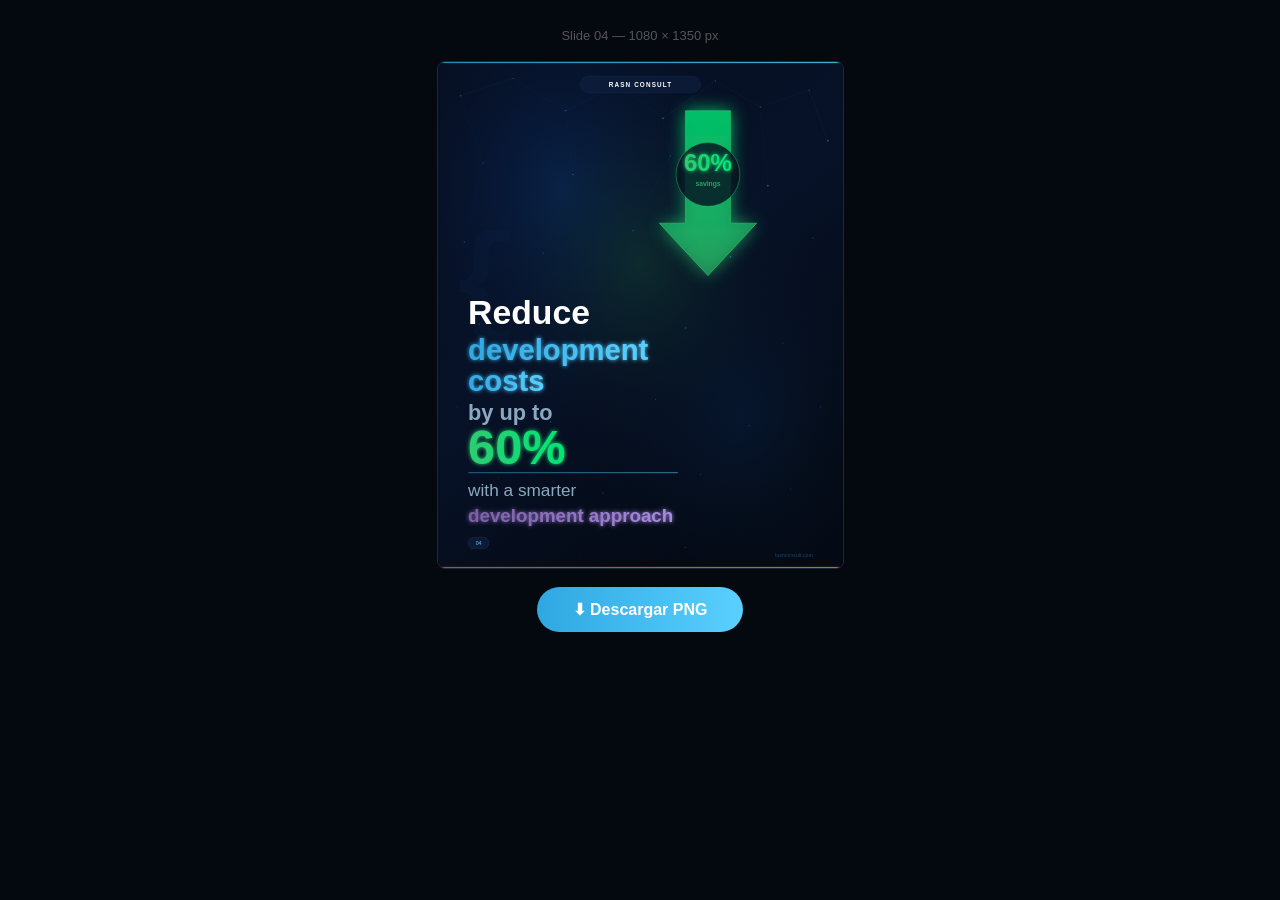
<file: slide-04.html>
<!DOCTYPE html>
<html lang="en">
<head>
  <meta charset="UTF-8">
  <title>Slide 04 – Export PNG</title>
  <style>
    * { box-sizing: border-box; margin: 0; padding: 0; }
    body { background: #04080f; display: flex; flex-direction: column; align-items: center;
           padding: 28px 20px; gap: 18px; font-family: 'Segoe UI', Arial, sans-serif; }
    p { color: #555; font-size: 13px; }
    #wrap { border: 1px solid #1a2a40; border-radius: 8px; overflow: hidden; line-height: 0; }
    #wrap svg { width: 405px; height: 506px; display: block; }
    button { padding: 13px 36px; background: linear-gradient(90deg,#2FA7E1,#5AD0FF);
             color: #fff; border: none; border-radius: 30px; font-size: 16px;
             font-weight: 700; cursor: pointer; }
    button:hover { opacity: 0.85; }
    #st { color: #2FA7E1; font-size: 13px; min-height: 18px; }
  </style>
</head>
<body>
  <p>Slide 04 — 1080 × 1350 px</p>
  <div id="wrap">
<svg id="theSVG" xmlns="http://www.w3.org/2000/svg" viewBox="0 0 1080 1350" width="1080" height="1350">
  <defs>
    <linearGradient id="bg" x1="0%" y1="0%" x2="60%" y2="100%">
      <stop offset="0%"   style="stop-color:#060e20"/>
      <stop offset="55%"  style="stop-color:#071228"/>
      <stop offset="100%" style="stop-color:#040912"/>
    </linearGradient>
    <radialGradient id="glow1" cx="30%" cy="25%" r="50%">
      <stop offset="0%"   style="stop-color:#0a2a5e;stop-opacity:0.65"/>
      <stop offset="100%" style="stop-color:#060e20;stop-opacity:0"/>
    </radialGradient>
    <radialGradient id="glow2" cx="75%" cy="70%" r="45%">
      <stop offset="0%"   style="stop-color:#082040;stop-opacity:0.5"/>
      <stop offset="100%" style="stop-color:#060e20;stop-opacity:0"/>
    </radialGradient>
    <radialGradient id="greenGlow" cx="50%" cy="40%" r="40%">
      <stop offset="0%"   style="stop-color:#1a5c2a;stop-opacity:0.30"/>
      <stop offset="100%" style="stop-color:#060e20;stop-opacity:0"/>
    </radialGradient>
    <linearGradient id="purpleGrad" x1="0%" y1="0%" x2="100%" y2="0%">
      <stop offset="0%"   style="stop-color:#7B5EA7"/>
      <stop offset="100%" style="stop-color:#a78be0"/>
    </linearGradient>
    <linearGradient id="greenGrad" x1="0%" y1="0%" x2="100%" y2="0%">
      <stop offset="0%"   style="stop-color:#2ecc71"/>
      <stop offset="100%" style="stop-color:#00e676"/>
    </linearGradient>
    <linearGradient id="greenGradV" x1="0%" y1="0%" x2="0%" y2="100%">
      <stop offset="0%"   style="stop-color:#2ecc71;stop-opacity:0.9"/>
      <stop offset="100%" style="stop-color:#00e676;stop-opacity:0.4"/>
    </linearGradient>
    <linearGradient id="blueGrad" x1="0%" y1="0%" x2="100%" y2="0%">
      <stop offset="0%"   style="stop-color:#2FA7E1"/>
      <stop offset="100%" style="stop-color:#5AD0FF"/>
    </linearGradient>
    <linearGradient id="orangeGrad" x1="0%" y1="0%" x2="100%" y2="0%">
      <stop offset="0%"   style="stop-color:#FF6B00"/>
      <stop offset="100%" style="stop-color:#FFA500"/>
    </linearGradient>
    <!-- Arrow gradient (downward = good, cost going down) -->
    <linearGradient id="arrowGrad" x1="0%" y1="0%" x2="0%" y2="100%">
      <stop offset="0%"   style="stop-color:#00e676;stop-opacity:1"/>
      <stop offset="100%" style="stop-color:#2ecc71;stop-opacity:0.7"/>
    </linearGradient>
    <filter id="glow" x="-30%" y="-30%" width="160%" height="160%">
      <feGaussianBlur stdDeviation="5" result="b"/>
      <feMerge><feMergeNode in="b"/><feMergeNode in="SourceGraphic"/></feMerge>
    </filter>
    <filter id="bigglow" x="-60%" y="-60%" width="220%" height="220%">
      <feGaussianBlur stdDeviation="22" result="b"/>
      <feMerge><feMergeNode in="b"/><feMergeNode in="SourceGraphic"/></feMerge>
    </filter>
  </defs>

  <!-- BACKGROUND -->
  <rect width="1080" height="1350" fill="url(#bg)"/>
  <rect width="1080" height="1350" fill="url(#glow1)"/>
  <rect width="1080" height="1350" fill="url(#glow2)"/>
  <rect width="1080" height="1350" fill="url(#greenGlow)"/>

  <!-- PARTICLE NETWORK -->
  <circle cx="60"   cy="90"   r="2"   fill="#2a6aaa" opacity="0.65"/>
  <circle cx="200"  cy="44"   r="1.6" fill="#3a80cc" opacity="0.55"/>
  <circle cx="340"  cy="130"  r="2.2" fill="#2a6aaa" opacity="0.60"/>
  <circle cx="480"  cy="60"   r="1.8" fill="#4a90d9" opacity="0.55"/>
  <circle cx="600"  cy="150"  r="2"   fill="#2FA7E1" opacity="0.65"/>
  <circle cx="740"  cy="50"   r="1.6" fill="#3a80cc" opacity="0.55"/>
  <circle cx="860"  cy="120"  r="2"   fill="#2a6aaa" opacity="0.60"/>
  <circle cx="990"  cy="75"   r="1.8" fill="#4a90d9" opacity="0.55"/>
  <circle cx="1040" cy="210"  r="2.2" fill="#2FA7E1" opacity="0.65"/>
  <circle cx="120"  cy="270"  r="1.6" fill="#2a6aaa" opacity="0.50"/>
  <circle cx="360"  cy="300"  r="2"   fill="#3a80cc" opacity="0.55"/>
  <circle cx="620"  cy="250"  r="1.8" fill="#2a6aaa" opacity="0.50"/>
  <circle cx="880"  cy="330"  r="2.2" fill="#2FA7E1" opacity="0.60"/>
  <circle cx="70"   cy="480"  r="1.8" fill="#3a80cc" opacity="0.45"/>
  <circle cx="280"  cy="510"  r="2"   fill="#2a6aaa" opacity="0.45"/>
  <circle cx="520"  cy="450"  r="1.6" fill="#4a90d9" opacity="0.50"/>
  <circle cx="780"  cy="520"  r="2.2" fill="#2FA7E1" opacity="0.55"/>
  <circle cx="1000" cy="470"  r="1.8" fill="#2a6aaa" opacity="0.50"/>
  <circle cx="110"  cy="700"  r="2"   fill="#3a80cc" opacity="0.40"/>
  <circle cx="390"  cy="740"  r="1.6" fill="#2a6aaa" opacity="0.40"/>
  <circle cx="660"  cy="710"  r="2"   fill="#2FA7E1" opacity="0.45"/>
  <circle cx="920"  cy="750"  r="1.8" fill="#3a80cc" opacity="0.40"/>
  <circle cx="50"   cy="920"  r="1.6" fill="#2a6aaa" opacity="0.35"/>
  <circle cx="300"  cy="960"  r="2"   fill="#2FA7E1" opacity="0.38"/>
  <circle cx="580"  cy="900"  r="1.8" fill="#3a80cc" opacity="0.35"/>
  <circle cx="830"  cy="970"  r="2.2" fill="#2a6aaa" opacity="0.38"/>
  <circle cx="1020" cy="920"  r="1.6" fill="#2FA7E1" opacity="0.35"/>
  <circle cx="160"  cy="1110" r="1.8" fill="#2a6aaa" opacity="0.28"/>
  <circle cx="440"  cy="1150" r="2"   fill="#3a80cc" opacity="0.30"/>
  <circle cx="700"  cy="1100" r="1.6" fill="#2FA7E1" opacity="0.30"/>
  <circle cx="940"  cy="1140" r="2"   fill="#2a6aaa" opacity="0.28"/>
  <circle cx="90"   cy="1300" r="1.8" fill="#3a80cc" opacity="0.22"/>
  <circle cx="380"  cy="1320" r="1.6" fill="#2a6aaa" opacity="0.20"/>
  <circle cx="660"  cy="1295" r="2"   fill="#2FA7E1" opacity="0.22"/>
  <circle cx="900"  cy="1310" r="1.8" fill="#2a6aaa" opacity="0.20"/>
  <!-- lines -->
  <line x1="60"  y1="90"  x2="200" y2="44"  stroke="#2a6aaa" stroke-width="0.6" opacity="0.30"/>
  <line x1="200" y1="44"  x2="340" y2="130" stroke="#2a6aaa" stroke-width="0.6" opacity="0.28"/>
  <line x1="340" y1="130" x2="480" y2="60"  stroke="#3a80cc" stroke-width="0.6" opacity="0.28"/>
  <line x1="480" y1="60"  x2="600" y2="150" stroke="#2a6aaa" stroke-width="0.6" opacity="0.28"/>
  <line x1="600" y1="150" x2="740" y2="50"  stroke="#3a80cc" stroke-width="0.6" opacity="0.28"/>
  <line x1="740" y1="50"  x2="860" y2="120" stroke="#2a6aaa" stroke-width="0.6" opacity="0.26"/>
  <line x1="860" y1="120" x2="990" y2="75"  stroke="#2a6aaa" stroke-width="0.6" opacity="0.26"/>
  <line x1="990" y1="75"  x2="1040" y2="210" stroke="#3a80cc" stroke-width="0.6" opacity="0.26"/>
  <line x1="60"  y1="90"  x2="120" y2="270" stroke="#2a6aaa" stroke-width="0.5" opacity="0.22"/>
  <line x1="340" y1="130" x2="360" y2="300" stroke="#2a6aaa" stroke-width="0.5" opacity="0.20"/>
  <line x1="600" y1="150" x2="620" y2="250" stroke="#3a80cc" stroke-width="0.5" opacity="0.20"/>
  <line x1="860" y1="120" x2="880" y2="330" stroke="#2a6aaa" stroke-width="0.5" opacity="0.20"/>
  <line x1="120" y1="270" x2="70"  y2="480" stroke="#2a6aaa" stroke-width="0.5" opacity="0.18"/>
  <line x1="360" y1="300" x2="280" y2="510" stroke="#2a6aaa" stroke-width="0.5" opacity="0.18"/>
  <line x1="620" y1="250" x2="520" y2="450" stroke="#3a80cc" stroke-width="0.5" opacity="0.18"/>
  <line x1="880" y1="330" x2="780" y2="520" stroke="#2a6aaa" stroke-width="0.5" opacity="0.18"/>
  <line x1="70"  y1="480" x2="110" y2="700" stroke="#2a6aaa" stroke-width="0.4" opacity="0.15"/>
  <line x1="280" y1="510" x2="390" y2="740" stroke="#2a6aaa" stroke-width="0.4" opacity="0.15"/>
  <line x1="520" y1="450" x2="660" y2="710" stroke="#3a80cc" stroke-width="0.4" opacity="0.15"/>
  <line x1="780" y1="520" x2="920" y2="750" stroke="#2a6aaa" stroke-width="0.4" opacity="0.15"/>
  <line x1="110" y1="700" x2="50"  y2="920" stroke="#2a6aaa" stroke-width="0.4" opacity="0.13"/>
  <line x1="390" y1="740" x2="300" y2="960" stroke="#2a6aaa" stroke-width="0.4" opacity="0.13"/>
  <line x1="660" y1="710" x2="580" y2="900" stroke="#3a80cc" stroke-width="0.4" opacity="0.13"/>
  <line x1="920" y1="750" x2="830" y2="970" stroke="#2a6aaa" stroke-width="0.4" opacity="0.13"/>
  <line x1="300" y1="960" x2="160" y2="1110" stroke="#2a6aaa" stroke-width="0.4" opacity="0.11"/>
  <line x1="580" y1="900" x2="440" y2="1150" stroke="#2a6aaa" stroke-width="0.4" opacity="0.11"/>
  <line x1="830" y1="970" x2="700" y2="1100" stroke="#3a80cc" stroke-width="0.4" opacity="0.11"/>
  <line x1="1020" y1="920" x2="940" y2="1140" stroke="#2a6aaa" stroke-width="0.4" opacity="0.11"/>

  <!-- TOP BAR -->
  <rect x="0" y="0" width="1080" height="3" fill="url(#blueGrad)" opacity="0.8"/>

  <!-- RASN CONSULT BADGE -->
  <rect x="380" y="38" width="320" height="44" rx="22" fill="#0d1c38" opacity="0.92"/>
  <rect x="380" y="38" width="320" height="44" rx="22" fill="none" stroke="#1e3a6e" stroke-width="1" opacity="0.7"/>
  <text x="540" y="67" text-anchor="middle"
        font-family="'Segoe UI', Arial, sans-serif" font-size="17" font-weight="700"
        fill="#FFFFFF" letter-spacing="3">RASN CONSULT</text>

  <!-- ══ DECORATIVE: Big downward arrow (costs going DOWN = good) ══ -->
  <!-- Arrow shaft -->
  <polygon points="660,130 780,130 780,430 850,430 720,570 590,430 660,430"
           fill="url(#arrowGrad)" opacity="0.82" filter="url(#bigglow)"/>
  <!-- Arrow outline -->
  <polygon points="660,130 780,130 780,430 850,430 720,570 590,430 660,430"
           fill="none" stroke="#2ecc71" stroke-width="2.5" opacity="0.60"/>

  <!-- "60%" badge overlaid on arrow -->
  <circle cx="720" cy="300" r="85" fill="#060e20" opacity="0.80"/>
  <circle cx="720" cy="300" r="85" fill="none" stroke="#2ecc71" stroke-width="2" opacity="0.55"/>
  <text x="720" y="290" text-anchor="middle"
        font-family="'Segoe UI', Arial, sans-serif" font-size="64" font-weight="900"
        fill="url(#greenGrad)" filter="url(#glow)">60%</text>
  <text x="720" y="330" text-anchor="middle"
        font-family="'Segoe UI', Arial, sans-serif" font-size="18" font-weight="600"
        fill="#2ecc71" opacity="0.75">savings</text>

  <!-- Code bracket { left bg -->
  <text x="28" y="680" font-family="'Courier New', monospace" font-size="320"
        fill="#1a3a6a" opacity="0.08" font-weight="bold">{</text>

  <!-- ══ MAIN HEADLINE ══ -->
  <!-- "Reduce" -->
  <text x="80" y="700"
        font-family="'Segoe UI', Arial, sans-serif" font-size="90" font-weight="800"
        fill="#FFFFFF">Reduce</text>

  <!-- "development costs" — blue gradient -->
  <text x="80" y="794"
        font-family="'Segoe UI', Arial, sans-serif" font-size="78" font-weight="800"
        fill="url(#blueGrad)" filter="url(#glow)">development</text>
  <text x="80" y="878"
        font-family="'Segoe UI', Arial, sans-serif" font-size="78" font-weight="800"
        fill="url(#blueGrad)" filter="url(#glow)">costs</text>

  <!-- "by up to" -->
  <text x="80" y="956"
        font-family="'Segoe UI', Arial, sans-serif" font-size="58" font-weight="600"
        fill="#8aa8c0">by up to</text>

  <!-- "60%" — giant green -->
  <text x="80" y="1072"
        font-family="'Segoe UI', Arial, sans-serif" font-size="130" font-weight="900"
        fill="url(#greenGrad)" filter="url(#glow)">60%</text>

  <!-- separator -->
  <rect x="80" y="1094" width="560" height="3" rx="1.5" fill="url(#blueGrad)" opacity="0.45"/>

  <!-- "with a smarter" -->
  <text x="80" y="1158"
        font-family="'Segoe UI', Arial, sans-serif" font-size="46" font-weight="400"
        fill="#8aa8c0">with a smarter</text>

  <!-- "development approach" — purple -->
  <text x="80" y="1228"
        font-family="'Segoe UI', Arial, sans-serif" font-size="50" font-weight="700"
        fill="url(#purpleGrad)" filter="url(#glow)">development approach</text>

  <!-- Slide number pill -->
  <rect x="80" y="1268" width="56" height="30" rx="15" fill="#0d1c38" opacity="0.9"/>
  <rect x="80" y="1268" width="56" height="30" rx="15" fill="none" stroke="#1e3a6e" stroke-width="1"/>
  <text x="108" y="1289" text-anchor="middle"
        font-family="'Segoe UI', Arial, sans-serif" font-size="14" fill="#5AD0FF">04</text>

  <!-- URL -->
  <text x="1000" y="1320" text-anchor="end"
        font-family="'Segoe UI', Arial, sans-serif" font-size="13"
        fill="#2FA7E1" opacity="0.4" letter-spacing="0.5">rasnconsult.com</text>

  <!-- BOTTOM BAR -->
  <rect x="0" y="1347" width="1080" height="3" fill="url(#orangeGrad)" opacity="0.7"/>
</svg>
  </div>
  <button onclick="exportPNG('slide-04.png')">&#x2B07; Descargar PNG</button>
  <span id="st"></span>
  <script>
    function exportPNG(filename) {
      const st = document.getElementById('st');
      st.textContent = 'Generando…';
      const svg = document.getElementById('theSVG');
      const W = 1080, H = 1350;
      const str = new XMLSerializer().serializeToString(svg);
      const blob = new Blob([str], { type: 'image/svg+xml;charset=utf-8' });
      const url = URL.createObjectURL(blob);
      const img = new Image();
      img.onload = () => {
        const c = document.createElement('canvas');
        c.width = W; c.height = H;
        c.getContext('2d').drawImage(img, 0, 0, W, H);
        URL.revokeObjectURL(url);
        const a = document.createElement('a');
        a.download = filename; a.href = c.toDataURL('image/png'); a.click();
        st.textContent = '✓ Descargado.';
      };
      img.onerror = e => { st.textContent = 'Error: ' + e; };
      img.src = url;
    }
  </script>
</body>
</html>
</file>
<file: styles.css>
/* ============================================================
   PARALLAX INK — Landing Page Styles
   Brandbook: Raleway · #052D40 · #B01E40 · #2A2B2D · #E9E9E9 · #FFFFFF
   ============================================================ */

*, *::before, *::after {
  box-sizing: border-box;
  margin: 0;
  padding: 0;
}

:root {
  --color-ultramar:   #052D40;
  --color-scarlet:    #B01E40;
  --color-oxford:     #2A2B2D;
  --color-gris:       #E9E9E9;
  --color-white:      #FFFFFF;
  --color-scarlet-dark: #8e1832;

  --font-base: 'Raleway', sans-serif;

  --spacing-xs:  0.5rem;
  --spacing-sm:  1rem;
  --spacing-md:  1.5rem;
  --spacing-lg:  2.5rem;
  --spacing-xl:  4rem;
  --spacing-2xl: 6rem;

  --radius-sm: 6px;
  --radius-md: 12px;
  --radius-lg: 20px;

  --shadow-card: 0 4px 24px rgba(5, 45, 64, 0.1);
  --shadow-card-hover: 0 8px 40px rgba(5, 45, 64, 0.18);
  --transition: 0.25s ease;
}

html {
  scroll-behavior: smooth;
}

body {
  font-family: var(--font-base);
  font-size: 16px;
  color: var(--color-oxford);
  background: var(--color-white);
  line-height: 1.6;
  -webkit-font-smoothing: antialiased;
}

img { max-width: 100%; display: block; }

a { text-decoration: none; color: inherit; transition: opacity var(--transition); }
a:hover { opacity: 0.85; }

/* ---- UTILITIES ---- */
.container {
  max-width: 1160px;
  margin: 0 auto;
  padding: 0 var(--spacing-md);
}

.text-scarlet { color: var(--color-scarlet); }

.section {
  padding: var(--spacing-2xl) 0;
}

.section--dark {
  background: var(--color-ultramar);
  color: var(--color-white);
}

.section--gray {
  background: var(--color-gris);
}

.section-label {
  display: inline-block;
  font-size: 0.75rem;
  font-weight: 700;
  letter-spacing: 0.12em;
  text-transform: uppercase;
  color: var(--color-scarlet);
  margin-bottom: var(--spacing-sm);
}

.section-label--light {
  color: rgba(255,255,255,0.7);
}

.section-title {
  font-size: clamp(1.75rem, 4vw, 2.75rem);
  font-weight: 900;
  line-height: 1.15;
  color: var(--color-ultramar);
  margin-bottom: var(--spacing-md);
}

.section-title--light {
  color: var(--color-white);
}

.section--dark .text-scarlet {
  color: #e9384d;
}

.section-subtitle {
  font-size: 1.1rem;
  font-weight: 300;
  color: #555;
  max-width: 600px;
  margin-bottom: var(--spacing-lg);
}

.solution .section-subtitle {
  color: var(--color-oxford);
}

/* ---- BUTTONS ---- */
.btn {
  display: inline-block;
  font-family: var(--font-base);
  font-weight: 700;
  font-size: 0.95rem;
  letter-spacing: 0.04em;
  padding: 0.75rem 1.75rem;
  border-radius: var(--radius-sm);
  border: 2px solid transparent;
  cursor: pointer;
  transition: background var(--transition), color var(--transition), transform var(--transition), box-shadow var(--transition);
}

.btn--scarlet {
  background: var(--color-scarlet);
  color: var(--color-white);
  border-color: var(--color-scarlet);
}
.btn--scarlet:hover {
  background: var(--color-scarlet-dark);
  border-color: var(--color-scarlet-dark);
  transform: translateY(-2px);
  box-shadow: 0 6px 20px rgba(176, 30, 64, 0.35);
  opacity: 1;
}

.btn--outline-white {
  background: transparent;
  color: var(--color-white);
  border-color: var(--color-white);
}
.btn--outline-white:hover {
  background: var(--color-white);
  color: var(--color-ultramar);
  opacity: 1;
}

.btn--lg {
  padding: 1rem 2.25rem;
  font-size: 1.05rem;
}

.btn--full {
  width: 100%;
  text-align: center;
}

/* ---- NAVBAR ---- */
.navbar {
  position: fixed;
  top: 0;
  left: 0;
  right: 0;
  z-index: 100;
  background: var(--color-ultramar);
  padding: 1rem 0;
  box-shadow: 0 2px 16px rgba(0,0,0,0.3);
}

.navbar__inner {
  display: flex;
  align-items: center;
  justify-content: space-between;
}

.logo {
  display: flex;
  align-items: center;
  gap: 0.6rem;
  color: var(--color-white);
}

.logo__text {
  font-size: 1.15rem;
  font-weight: 900;
  letter-spacing: 0.05em;
  color: var(--color-white);
}

.logo__text sup {
  font-size: 0.5em;
  font-weight: 300;
  vertical-align: super;
}

.logo__img {
  height: 36px;
  width: auto;
  display: block;
}

.footer__brand .logo__img {
  height: 32px;
}

/* ---- HERO ---- */
.hero {
  position: relative;
  min-height: 100vh;
  background: var(--color-ultramar);
  display: flex;
  align-items: center;
  padding: calc(80px + var(--spacing-xl)) 0 var(--spacing-xl);
  overflow: hidden;
}

.hero::before {
  content: '';
  position: absolute;
  inset: 0;
  background:
    radial-gradient(ellipse 50% 70% at 80% 50%, rgba(0, 201, 200, 0.07) 0%, transparent 60%),
    radial-gradient(ellipse 40% 60% at -10% 80%, rgba(176, 30, 64, 0.1) 0%, transparent 60%);
  pointer-events: none;
}

.hero__grid {
  display: grid;
  grid-template-columns: 1fr 1fr;
  gap: var(--spacing-xl);
  align-items: center;
  width: 100%;
}

.hero__inner {
  position: relative;
  z-index: 1;
  max-width: 900px;
}

/* ---- Hero Visual ---- */
.hero__visual {
  position: relative;
  z-index: 1;
  display: flex;
  align-items: center;
  justify-content: center;
}

.hv {
  position: relative;
  width: 480px;
  height: 480px;
}


.hv__logo-center {
  position: absolute;
  top: 50%;
  left: 50%;
  transform: translate(-50%, -50%);
  z-index: 2;
  display: flex;
  align-items: center;
  justify-content: center;
}

.hv__logo-svg {
  width: 140px;
  height: 140px;
  border-radius: 50%;
  animation: logoPulse 4s ease-in-out infinite;
  position: relative;
  z-index: 1;
}

.hv__logo-center::after {
  content: '';
  position: absolute;
  width: 140px;
  height: 140px;
  border-radius: 50%;
  box-shadow: 0 0 0 8px rgba(232, 54, 79, 0.15), 0 0 0 18px rgba(232, 54, 79, 0.08);
  animation: logoPulse 4s ease-in-out infinite;
  pointer-events: none;
}

.hv__logo-glow {
  position: absolute;
  width: 200px;
  height: 200px;
  border-radius: 50%;
  background: radial-gradient(circle, rgba(232, 54, 79, 0.3) 0%, transparent 70%);
  filter: blur(20px);
  animation: logoPulse 4s ease-in-out infinite;
}

@keyframes logoPulse {
  0%, 100% { transform: scale(1);    opacity: 0.9; }
  50%       { transform: scale(1.06); opacity: 1;   }
}

.hv__lines {
  position: absolute;
  inset: 0;
  width: 100%;
  height: 100%;
}

/* Floating elements */
.hv__el {
  position: absolute;
  filter: drop-shadow(0 4px 20px rgba(0,0,0,0.4));
}

.hv__el--chart  { animation: hvFloat1 6s   ease-in-out infinite; }
.hv__el--target { animation: hvFloat2 7s   ease-in-out infinite; }
.hv__el--pie    { animation: hvFloat3 5.5s ease-in-out infinite; }
.hv__el--mega   { animation: hvFloat1 8s   ease-in-out infinite reverse; }
.hv__el--doc    { animation: hvFloat2 6.5s ease-in-out infinite reverse; }
.hv__el--rocket { animation: hvFloat3 7.5s ease-in-out infinite; }
.hv__el--bars   { animation: hvFloat2 6s   ease-in-out infinite; }
.hv__el--kpi1   { animation: hvFloat1 7s   ease-in-out infinite reverse; }
.hv__el--kpi2   { animation: hvFloat3 8s   ease-in-out infinite; }
.hv__el--num1   { animation: hvFloat2 5.5s ease-in-out infinite; }
.hv__el--area   { animation: hvFloat1 9s   ease-in-out infinite reverse; }
.hv__el--donut  { animation: hvFloat3 6.5s ease-in-out infinite reverse; }
.hv__el--pct    { animation: hvFloat2 7.5s ease-in-out infinite; }
.hv__el--fb     { animation: hvFloat1 8s   ease-in-out infinite; }
.hv__el--gads   { animation: hvFloat3 6s   ease-in-out infinite reverse; }
.hv__el--li     { animation: hvFloat2 7s   ease-in-out infinite; }

/* KPI Cards */
.hv-kpi {
  background: rgba(5, 45, 64, 0.92);
  border: 1.5px solid rgba(249, 115, 22, 0.5);
  border-radius: 12px;
  padding: 0.5rem 0.85rem;
  display: flex;
  flex-direction: column;
  gap: 0.1rem;
  min-width: 90px;
  backdrop-filter: blur(4px);
}

.hv-kpi--teal {
  border-color: rgba(0, 201, 200, 0.5);
}

.hv-kpi__label {
  font-size: 0.6rem;
  font-weight: 700;
  letter-spacing: 0.1em;
  text-transform: uppercase;
  color: rgba(255,255,255,0.5);
}

.hv-kpi__value {
  font-size: 1.4rem;
  font-weight: 900;
  color: #F97316;
  line-height: 1;
}

.hv-kpi--teal .hv-kpi__value {
  color: #00C9C8;
}

.hv-kpi__value span {
  font-size: 0.85rem;
  font-weight: 600;
}

.hv-kpi__trend {
  font-size: 0.6rem;
  font-weight: 400;
  color: rgba(255,255,255,0.45);
  white-space: nowrap;
}

/* Número grande flotante */
.hv-num {
  font-family: var(--font-base);
  font-size: 1.1rem;
  font-weight: 900;
  color: rgba(176, 30, 64, 0.7);
  letter-spacing: 0.02em;
  text-shadow: 0 0 20px rgba(176, 30, 64, 0.4);
}

/* Porcentaje flotante */
.hv-pct {
  font-family: var(--font-base);
  font-size: 1.6rem;
  font-weight: 900;
  color: rgba(0, 201, 200, 0.7);
  text-shadow: 0 0 20px rgba(0, 201, 200, 0.3);
  line-height: 1;
}

.hv-pct span {
  font-size: 1rem;
}

@keyframes hvFloat1 {
  0%, 100% { transform: translateY(0px) rotate(0deg); }
  50%       { transform: translateY(-12px) rotate(3deg); }
}
@keyframes hvFloat2 {
  0%, 100% { transform: translateY(0px) rotate(0deg); }
  50%       { transform: translateY(-8px) rotate(-4deg); }
}
@keyframes hvFloat3 {
  0%, 100% { transform: translateY(0px) rotate(0deg); }
  33%       { transform: translateY(-10px) rotate(2deg); }
  66%       { transform: translateY(6px) rotate(-2deg); }
}

/* Decorative spheres */
.hv__sphere {
  position: absolute;
  border-radius: 50%;
}

.hv__sphere--1 {
  width: 14px; height: 14px;
  background: #F97316;
  opacity: 0.85;
  animation: hvFloat2 5s ease-in-out infinite;
}
.hv__sphere--2 {
  width: 10px; height: 10px;
  background: #00C9C8;
  opacity: 0.8;
  animation: hvFloat1 6s ease-in-out infinite reverse;
}
.hv__sphere--3 {
  width: 8px; height: 8px;
  background: #E91E8C;
  opacity: 0.75;
  animation: hvFloat3 7s ease-in-out infinite;
}
.hv__sphere--4 {
  width: 12px; height: 12px;
  background: #7C3AED;
  opacity: 0.8;
  animation: hvFloat2 8s ease-in-out infinite reverse;
}

@media (max-width: 900px) {
  .hero__grid {
    grid-template-columns: 1fr;
  }
  .hero__inner {
    order: 1;
  }
  .hero__visual {
    order: 2;
    display: flex;
    justify-content: center;
    overflow: hidden;
    height: 320px;
    margin-top: var(--spacing-lg);
  }
  .hv {
    transform: scale(0.65);
    transform-origin: center top;
  }
}

.hero__tag {
  display: inline-block;
  font-size: 0.8rem;
  font-weight: 700;
  letter-spacing: 0.12em;
  text-transform: uppercase;
  color: var(--color-white);
  background: rgba(255, 255, 255, 0.1);
  border: 1px solid rgba(255, 255, 255, 0.35);
  padding: 0.35rem 0.9rem;
  border-radius: 100px;
  margin-bottom: var(--spacing-md);
}

.hero__headline {
  font-size: clamp(1.8rem, 4vw, 2.75rem);
  font-weight: 900;
  line-height: 1.15;
  color: var(--color-white);
  margin-bottom: var(--spacing-md);
}

.hero__headline .text-scarlet {
  color: #e9384d;
}

.hero__sub-highlight {
  color: var(--color-white);
}

.hero__sub {
  font-size: 1.15rem;
  font-weight: 300;
  color: rgba(255,255,255,0.75);
  max-width: 750px;
  margin-bottom: var(--spacing-lg);
  line-height: 1.7;
}

.hero__benefits {
  display: flex;
  flex-direction: column;
  gap: 0.6rem;
  margin-bottom: var(--spacing-lg);
}

.benefit-item {
  display: flex;
  align-items: center;
  gap: 0.6rem;
  font-size: 1rem;
  font-weight: 400;
  color: rgba(255,255,255,0.88);
}

.hero__benefit-text {
  font-size: 1.15rem;
  font-weight: 300;
  color: rgba(255,255,255,0.82);
  line-height: 1.6;
}

.hero__benefit-text strong {
  font-weight: 700;
  color: var(--color-white);
}

.hero__benefit-text--highlight {
  color: rgba(255,255,255,0.95);
  padding-top: 0.25rem;
}

.check-icon {
  display: inline-flex;
  align-items: center;
  justify-content: center;
  width: 22px;
  height: 22px;
  background: var(--color-scarlet);
  color: var(--color-white);
  font-size: 0.7rem;
  font-weight: 900;
  border-radius: 50%;
  flex-shrink: 0;
}

/* ---- CLIENTS MARQUEE ---- */
.clients {
  padding: var(--spacing-lg) 0;
  border-top: 1px solid var(--color-gris);
  border-bottom: 1px solid var(--color-gris);
  overflow: hidden;
}

.clients__label {
  text-align: center;
  font-size: 0.72rem;
  font-weight: 700;
  letter-spacing: 0.14em;
  text-transform: uppercase;
  color: rgba(42,43,45,0.38);
  margin-bottom: var(--spacing-md);
}

.clients__track-wrap {
  position: relative;
  overflow: hidden;
}

.clients__track-wrap::before,
.clients__track-wrap::after {
  content: '';
  position: absolute;
  top: 0;
  bottom: 0;
  width: 140px;
  z-index: 2;
  pointer-events: none;
}

.clients__track-wrap::before {
  left: 0;
  background: linear-gradient(to right, #fff 30%, transparent);
}

.clients__track-wrap::after {
  right: 0;
  background: linear-gradient(to left, #fff 30%, transparent);
}

.clients__track {
  display: flex;
  align-items: center;
  gap: var(--spacing-2xl);
  width: max-content;
  animation: marquee 22s linear infinite;
}

.clients__track:hover {
  animation-play-state: paused;
}

@keyframes marquee {
  from { transform: translateX(0); }
  to   { transform: translateX(-50%); }
}

.clients__logo {
  flex-shrink: 0;
  display: flex;
  align-items: center;
}

.clients__logo img {
  height: 176px;
  width: auto;
  filter: grayscale(1) brightness(0);
  opacity: 0.55;
  transition: opacity var(--transition);
}

.clients__logo img:hover {
  opacity: 0.9;
}

/* ---- PAIN SECTION ---- */
.pain .section-title {
  text-align: center;
}

/* ---- AI PAIN SECTION ---- */
.ai-pain__inner {
  display: grid;
  grid-template-columns: auto 1fr;
  gap: var(--spacing-xl);
  align-items: center;
}

.ai-pain__title {
  font-size: clamp(1.3rem, 3vw, 2rem);
  font-weight: 900;
  color: var(--color-white);
  line-height: 1.3;
  margin-bottom: var(--spacing-md);
}

.ai-pain__body {
  font-size: 1rem;
  font-weight: 300;
  color: rgba(255,255,255,0.72);
  line-height: 1.75;
  margin-bottom: var(--spacing-sm);
}

.ai-pain__body strong {
  color: var(--color-white);
  font-weight: 600;
}

@media (max-width: 640px) {
  .ai-pain__inner {
    grid-template-columns: 1fr;
    gap: var(--spacing-md);
  }
  .ai-pain__icon { display: none; }
}

.pain .section-label {
  display: block;
  text-align: center;
}

.pain__grid {
  display: grid;
  grid-template-columns: repeat(auto-fit, minmax(280px, 1fr));
  gap: var(--spacing-md);
  margin-bottom: var(--spacing-xl);
}

@property --border-pct {
  syntax: '<percentage>';
  inherits: false;
  initial-value: 0%;
}

@keyframes traceBorder {
  from { --border-pct: 0%; }
  to   { --border-pct: 100%; }
}

.pain-card {
  position: relative;
  background: var(--color-white);
  border: 2px solid var(--color-gris);
  border-radius: var(--radius-md);
  padding: var(--spacing-lg);
  box-shadow: var(--shadow-card);
  transition: transform var(--transition), box-shadow var(--transition), border-color var(--transition);
}

.pain-card::before {
  content: '';
  position: absolute;
  inset: -2px;
  border-radius: calc(var(--radius-md) + 2px);
  padding: 2px;
  background: conic-gradient(from -90deg, #B01E40 0%, #E8824A var(--border-pct), transparent var(--border-pct));
  -webkit-mask:
    linear-gradient(#fff 0 0) content-box,
    linear-gradient(#fff 0 0);
  -webkit-mask-composite: destination-out;
  mask:
    linear-gradient(#fff 0 0) content-box,
    linear-gradient(#fff 0 0);
  mask-composite: exclude;
  opacity: 0;
  pointer-events: none;
}

.pain-card:hover {
  transform: translateY(-4px);
  box-shadow: var(--shadow-card-hover);
  border-color: transparent;
}

.pain-card:hover::before {
  opacity: 1;
  animation: traceBorder 0.7s ease forwards;
}

.pain-card__icon {
  margin-bottom: var(--spacing-sm);
  display: flex;
  justify-content: center;
}

.pain-card__number {
  text-align: center;
}

.pain-card__number {
  font-size: 2rem;
  font-weight: 900;
  color: var(--color-gris);
  line-height: 1;
  margin-bottom: var(--spacing-sm);
}

.pain-card__title {
  font-size: 1.1rem;
  font-weight: 400;
  color: var(--color-oxford);
  margin-bottom: 0.75rem;
  line-height: 1.4;
}

.pain-card__title strong {
  color: var(--color-scarlet);
  font-weight: 700;
}

.pain-card__text {
  font-size: 1rem;
  font-weight: 300;
  color: var(--color-oxford);
  line-height: 1.65;
}

.pain-card__text + .pain-card__text {
  margin-top: 0.75rem;
}

.pain__cta-wrap {
  text-align: center;
  display: flex;
  flex-direction: column;
  align-items: center;
  gap: var(--spacing-sm);
}

.pain__cta-text {
  font-size: 1.05rem;
  font-weight: 400;
  color: var(--color-oxford);
  max-width: 1060px;
  text-align: center;
  line-height: 1.7;
}

/* ---- PROBLEM SECTION ---- */
.problem__inner {
  display: grid;
  grid-template-columns: 1fr 1fr;
  gap: var(--spacing-xl);
  align-items: center;
}

.problem__body {
  font-size: 1.05rem;
  font-weight: 300;
  color: rgba(255,255,255,0.8);
  line-height: 1.75;
  margin-bottom: var(--spacing-sm);
}

.problem__body:last-of-type {
  margin-bottom: var(--spacing-lg);
}

.problem__visual {
  display: flex;
  flex-direction: column;
  gap: var(--spacing-sm);
}

.stat-card {
  background: rgba(255,255,255,0.07);
  border: 1px solid rgba(255,255,255,0.12);
  border-radius: var(--radius-md);
  padding: var(--spacing-md);
  display: flex;
  align-items: center;
  gap: var(--spacing-md);
}

.stat-card--accent {
  background: var(--color-scarlet);
  border-color: var(--color-scarlet);
}

.stat-card__number {
  font-size: 2.5rem;
  font-weight: 900;
  color: var(--color-white);
  white-space: nowrap;
  line-height: 1;
  flex-shrink: 0;
}

.stat-card__number span {
  font-size: 1.5rem;
}

.stat-card__label {
  font-size: 0.9rem;
  font-weight: 300;
  color: rgba(255,255,255,0.85);
  line-height: 1.45;
}

/* ---- SOLUTION SECTION ---- */
.solution {
  text-align: center;
}

.solution .section-title,
.solution .section-label {
  text-align: center;
}


/* Solution floating elements */
.solution__title-wrap {
  position: relative;
  padding: var(--spacing-lg) 0 0;
  overflow: visible;
}

.sol-el {
  position: absolute;
  filter: drop-shadow(0 4px 16px rgba(0,0,0,0.12));
  opacity: 0.75;
}

.sol-el--1 { top: -10px;  left:  2%;  animation: hvFloat2 6s   ease-in-out infinite; }
.sol-el--2 { top:  20px;  right: 4%;  animation: hvFloat1 7s   ease-in-out infinite; }
.sol-el--3 { top:  70px;  left:  8%;  animation: hvFloat3 8s   ease-in-out infinite; }
.sol-el--4 { top:  60px;  right: 10%; animation: hvFloat2 5.5s ease-in-out infinite reverse; }
.sol-el--5 { bottom: 60px; left: 0%;  animation: hvFloat1 9s   ease-in-out infinite reverse; }
.sol-el--6 { bottom: 50px; right: 3%; animation: hvFloat3 7s   ease-in-out infinite; }

.sol-kpi {
  background: rgba(5,45,64,0.92);
  border: 1.5px solid rgba(249,115,22,0.5);
  border-radius: 10px;
  padding: 0.4rem 0.8rem;
  display: flex;
  flex-direction: column;
  gap: 0.05rem;
  backdrop-filter: blur(4px);
}

.sol-kpi__val {
  font-size: 1.3rem;
  font-weight: 900;
  color: #F97316;
  line-height: 1;
}

.sol-kpi__val span {
  font-size: 0.8rem;
}

.sol-kpi__lbl {
  font-size: 0.6rem;
  font-weight: 700;
  letter-spacing: 0.08em;
  text-transform: uppercase;
  color: rgba(255,255,255,0.45);
  white-space: nowrap;
}

@media (max-width: 900px) {
  .sol-el { display: none; }
}

.solution__grid {
  display: grid;
  grid-template-columns: repeat(auto-fit, minmax(280px, 1fr));
  gap: var(--spacing-md);
  margin-top: var(--spacing-lg);
}

.solution-card {
  background: var(--color-white);
  border: 1px solid var(--color-gris);
  border-radius: var(--radius-md);
  padding: var(--spacing-lg);
  text-align: left;
  box-shadow: var(--shadow-card);
  transition: transform var(--transition), box-shadow var(--transition);
}

.solution-card:hover {
  transform: translateY(-4px);
  box-shadow: var(--shadow-card-hover);
}

.solution-card--featured {
  background: var(--color-ultramar);
  border-color: var(--color-ultramar);
  color: var(--color-white);
}

.solution-card__icon {
  margin-bottom: var(--spacing-md);
}

.solution-card__title {
  font-size: 1.15rem;
  font-weight: 700;
  margin-bottom: 0.75rem;
}

.solution-card--featured .solution-card__title {
  color: var(--color-white);
}

.solution-card__text {
  font-size: 1rem;
  font-weight: 300;
  color: var(--color-oxford);
  line-height: 1.65;
}

.solution-card--featured .solution-card__text {
  color: rgba(255,255,255,0.75);
}

/* ---- PROCESS ---- */
.process {
  text-align: center;
}

.process .section-label,
.process .section-title {
  text-align: center;
}

.process__steps {
  display: flex;
  align-items: flex-start;
  justify-content: center;
  gap: var(--spacing-sm);
  margin-top: var(--spacing-xl);
  flex-wrap: wrap;
}

.process-step {
  flex: 1;
  min-width: 180px;
  max-width: 220px;
  display: flex;
  flex-direction: column;
  align-items: center;
  text-align: center;
  gap: var(--spacing-sm);
}

.process-step__num {
  width: 56px;
  height: 56px;
  background: var(--color-scarlet);
  color: var(--color-white);
  font-size: 1.4rem;
  font-weight: 900;
  border-radius: 50%;
  display: flex;
  align-items: center;
  justify-content: center;
  flex-shrink: 0;
}

.process-step__content h3 {
  font-size: 1rem;
  font-weight: 700;
  color: var(--color-ultramar);
  margin-bottom: 0.4rem;
}

.process-step__content p {
  font-size: 1rem;
  font-weight: 300;
  color: var(--color-oxford);
  line-height: 1.55;
}

.process-step__arrow {
  font-size: 1.5rem;
  color: var(--color-scarlet);
  margin-top: 1rem;
  flex-shrink: 0;
  opacity: 0.5;
}

.process__closing {
  margin-top: var(--spacing-xl);
  text-align: center;
  display: flex;
  flex-direction: column;
  gap: 0.4rem;
}

.process__closing p {
  font-size: 1.1rem;
  font-weight: 400;
  color: var(--color-oxford);
}

.process__closing--highlight {
  font-size: 1.25rem !important;
  font-weight: 700 !important;
  color: var(--color-ultramar) !important;
}


/* ---- AI SECTION ---- */
.ai-section__inner {
  display: grid;
  grid-template-columns: 1fr 1fr;
  gap: var(--spacing-xl);
  align-items: center;
}

.ai-section__body {
  font-size: 1rem;
  font-weight: 400;
  color: #000000;
  line-height: 1.75;
  margin-bottom: var(--spacing-sm);
}

.ai-section__learns {
  margin-top: var(--spacing-md);
}

.ai-section__learns-title {
  font-size: 0.85rem;
  font-weight: 700;
  letter-spacing: 0.08em;
  text-transform: uppercase;
  color: var(--color-ultramar);
  margin-bottom: var(--spacing-sm);
}

.ai-checks {
  list-style: none;
  display: flex;
  flex-direction: column;
  gap: 0.65rem;
}

.ai-checks li {
  display: flex;
  align-items: flex-start;
  gap: 0.65rem;
  font-size: 1.05rem;
  font-weight: 400;
  color: var(--color-oxford);
  line-height: 1.5;
}

.ai-check__icon {
  display: inline-flex;
  align-items: center;
  justify-content: center;
  width: 22px;
  height: 22px;
  background: var(--color-ultramar);
  color: var(--color-white);
  font-size: 0.65rem;
  font-weight: 900;
  border-radius: 50%;
  flex-shrink: 0;
  margin-top: 1px;
}

.ai-section__result {
  margin-top: var(--spacing-lg);
  background: var(--color-ultramar);
  color: var(--color-white);
  border-radius: var(--radius-md);
  padding: var(--spacing-md);
  font-size: 0.97rem;
  font-weight: 300;
  line-height: 1.65;
}

.ai-section__result strong {
  font-weight: 700;
  color: #e9384d;
}

/* AI Visual */
.ai-section__visual {
  display: flex;
  align-items: center;
  justify-content: center;
}

.ai-bulb {
  position: relative;
  display: flex;
  flex-direction: column;
  align-items: center;
}

.ai-bulb__img {
  width: 400px;
  max-width: 100%;
  border-radius: var(--radius-lg);
  animation: hvFloat1 7s ease-in-out infinite;
  filter: drop-shadow(0 0 40px rgba(176, 30, 64, 0.25));
}

.ai-bulb__tags {
  display: flex;
  flex-wrap: wrap;
  gap: 0.4rem;
  justify-content: center;
  margin-top: var(--spacing-md);
  max-width: 380px;
}

.ai-tag {
  font-size: 0.75rem;
  font-weight: 600;
  letter-spacing: 0.04em;
  padding: 0.3rem 0.75rem;
  border-radius: 100px;
  background: var(--color-white);
  color: var(--color-ultramar);
  border: 1px solid rgba(5,45,64,0.15);
  box-shadow: 0 2px 8px rgba(0,0,0,0.06);
}

.ai-tag--scarlet {
  background: var(--color-scarlet);
  color: var(--color-white);
  border-color: var(--color-scarlet);
}

.ai-bulb__mobile {
  display: none;
}

@media (max-width: 900px) {
  .ai-section__inner {
    grid-template-columns: 1fr;
  }

  .ai-section__visual {
    display: none;
  }

  .ai-bulb__mobile {
    display: block;
    width: 100%;
    max-width: 300px;
    margin: var(--spacing-md) auto;
    border-radius: var(--radius-md);
  }
}

/* ---- DELIVERABLES ---- */
.deliverables__header {
  display: grid;
  grid-template-columns: 1fr 1fr;
  gap: var(--spacing-xl);
  align-items: end;
  margin-bottom: var(--spacing-xl);
}

.deliverables__subtitle {
  font-size: 1.1rem;
  font-weight: 300;
  color: rgba(255,255,255,0.7);
  line-height: 1.7;
  align-self: end;
  padding-bottom: 0.4rem;
}

.deliverables__grid {
  display: grid;
  grid-template-columns: repeat(2, 1fr);
  gap: var(--spacing-md);
}

.deliverable-card {
  position: relative;
  background: rgba(255,255,255,0.04);
  border: 1px solid rgba(255,255,255,0.1);
  border-radius: var(--radius-md);
  padding: var(--spacing-lg);
  display: flex;
  gap: var(--spacing-md);
  overflow: hidden;
  transition: background var(--transition), border-color var(--transition), transform var(--transition);
}

.deliverable-card::after {
  content: attr(data-num);
  position: absolute;
  bottom: -1rem;
  right: 1rem;
  font-size: 7rem;
  font-weight: 900;
  color: rgba(255,255,255,0.03);
  line-height: 1;
  pointer-events: none;
  user-select: none;
}

.deliverable-card:hover {
  background: var(--color-white);
  border-color: var(--color-white);
  transform: translateY(-3px);
}

.deliverable-card:hover .deliverable-card__title {
  color: var(--color-oxford);
}

.deliverable-card:hover .deliverable-card__desc {
  color: var(--color-oxford);
}

.deliverable-card:hover .deliverable-card__includes ul li {
  color: var(--color-oxford);
}

.deliverable-card--wide {
  grid-column: 1 / -1;
  background: rgba(255,255,255,0.04);
  border-color: rgba(255,255,255,0.1);
}

.deliverable-card--wide:hover {
  background: var(--color-white);
  border-color: var(--color-white);
}

.deliverable-card__num {
  font-size: 2.5rem;
  font-weight: 900;
  color: var(--color-scarlet);
  line-height: 1;
  flex-shrink: 0;
  width: 52px;
}

.deliverable-card__body {
  flex: 1;
  display: flex;
  flex-direction: column;
  gap: 0.6rem;
}

.deliverable-card__title {
  font-size: 1rem;
  font-weight: 700;
  color: var(--color-white);
  line-height: 1.3;
}

.deliverable-card__desc {
  font-size: 1rem;
  font-weight: 300;
  color: rgba(255,255,255,0.65);
  line-height: 1.6;
}

.deliverable-card__includes {
  margin-top: 0.5rem;
}

.includes-label {
  display: inline-block;
  font-size: 0.7rem;
  font-weight: 700;
  letter-spacing: 0.1em;
  text-transform: uppercase;
  color: var(--color-scarlet);
  margin-bottom: 0.5rem;
}

.deliverable-card__includes ul {
  list-style: none;
  display: flex;
  flex-direction: column;
  gap: 0.3rem;
}

.deliverable-card__includes ul li {
  font-size: 0.95rem;
  font-weight: 700;
  color: rgba(255,255,255,0.75);
  padding-left: 1.1rem;
  position: relative;
  line-height: 1.5;
}

.deliverable-card__includes ul li::before {
  content: '→';
  position: absolute;
  left: 0;
  color: var(--color-scarlet);
  font-size: 0.75rem;
}

/* Timeline */
.deliverables__timeline {
  margin-top: var(--spacing-xl);
  margin-bottom: var(--spacing-xl);
}

.deliverables__timeline-title {
  font-size: 1.5rem;
  font-weight: 700;
  color: var(--color-white);
  text-align: center;
  margin-bottom: var(--spacing-xl);
}

.timeline__steps {
  display: grid;
  grid-template-columns: repeat(3, 1fr);
  gap: 0;
  position: relative;
}

.timeline__steps::before {
  content: '';
  position: absolute;
  top: 28px;
  left: calc(16.66% + 12px);
  right: calc(16.66% + 12px);
  height: 2px;
  background: linear-gradient(90deg, var(--color-scarlet), #E8824A);
}

.timeline-step {
  display: flex;
  flex-direction: column;
  align-items: center;
  text-align: center;
  gap: var(--spacing-sm);
}

.timeline-step.timeline-anim {
  opacity: 0;
  transform: translateX(-24px);
  transition: opacity 0.6s ease, transform 0.6s ease;
}

.timeline-step.visible {
  opacity: 1;
  transform: translateX(0);
}

.timeline-step__month {
  display: inline-flex;
  align-items: center;
  justify-content: center;
  width: 56px;
  height: 56px;
  border-radius: 50%;
  background: var(--color-scarlet);
  color: var(--color-white);
  font-size: 0.8rem;
  font-weight: 700;
  letter-spacing: 0.04em;
  position: relative;
  z-index: 1;
  flex-shrink: 0;
}

.timeline-step__bar {
  display: none;
}

.timeline-step__content h4 {
  font-size: 1rem;
  font-weight: 700;
  color: var(--color-white);
  margin-bottom: 0.4rem;
}

.timeline-step__content p {
  font-size: 0.9rem;
  font-weight: 300;
  color: rgba(255,255,255,0.65);
  line-height: 1.6;
  max-width: 240px;
}

@media (max-width: 640px) {
  .timeline__steps {
    grid-template-columns: 1fr;
    gap: var(--spacing-md);
  }

  .timeline__steps::before {
    display: none;
  }

  .timeline-step {
    flex-direction: row;
    text-align: left;
    align-items: flex-start;
  }

  .timeline-step__month {
    flex-shrink: 0;
  }

  .timeline-step__content p {
    max-width: 100%;
  }
}

/* Closing block */
.deliverables__closing {
  margin-top: var(--spacing-xl);
  background: rgba(255,255,255,0.05);
  border: 1px solid rgba(255,255,255,0.1);
  border-radius: var(--radius-lg);
  padding: var(--spacing-lg) var(--spacing-xl);
  display: flex;
  align-items: center;
  gap: var(--spacing-xl);
  flex-wrap: wrap;
}

.deliverables__closing-intro {
  font-size: 1rem;
  font-weight: 300;
  color: rgba(255,255,255,0.7);
  line-height: 1.6;
  flex: 1;
  min-width: 220px;
}

.deliverables__closing-checks {
  display: flex;
  flex-direction: column;
  gap: 0.6rem;
}

.closing-check {
  display: flex;
  align-items: center;
  gap: 0.75rem;
  font-size: 1rem;
  font-weight: 600;
  color: var(--color-white);
}

.closing-check__icon {
  display: inline-flex;
  align-items: center;
  justify-content: center;
  width: 26px;
  height: 26px;
  background: var(--color-scarlet);
  color: var(--color-white);
  font-size: 0.75rem;
  border-radius: 50%;
  flex-shrink: 0;
}

/* ---- TESTIMONIALS ---- */
.testimonials .section-title {
  text-align: center;
}

.testimonials .section-label {
  display: block;
  text-align: center;
}

.testimonials__grid {
  display: grid;
  grid-template-columns: repeat(auto-fit, minmax(280px, 1fr));
  gap: var(--spacing-md);
  margin-top: var(--spacing-lg);
}

.testimonial-card {
  background: var(--color-white);
  border: 1px solid var(--color-gris);
  border-radius: var(--radius-md);
  padding: var(--spacing-lg);
  box-shadow: var(--shadow-card);
  display: flex;
  flex-direction: column;
  gap: var(--spacing-md);
}

.testimonial-card--featured {
  background: var(--color-ultramar);
  border-color: var(--color-ultramar);
  color: var(--color-white);
}

.testimonial-card__stars {
  color: #F5A623;
  font-size: 1rem;
  letter-spacing: 0.1em;
}

.testimonial-card__text {
  font-size: 1.05rem;
  font-weight: 300;
  line-height: 1.7;
  color: #444;
  flex: 1;
}

.testimonial-card--featured .testimonial-card__text {
  color: rgba(255,255,255,0.85);
}

.testimonial-card__author {
  display: flex;
  align-items: center;
  gap: 0.75rem;
}

.testimonial-card__avatar {
  width: 44px;
  height: 44px;
  background: var(--color-scarlet);
  color: var(--color-white);
  font-size: 0.85rem;
  font-weight: 700;
  border-radius: 50%;
  display: flex;
  align-items: center;
  justify-content: center;
  flex-shrink: 0;
}

.testimonial-card--featured .testimonial-card__avatar {
  background: rgba(255,255,255,0.2);
}

.testimonial-card__author strong {
  display: block;
  font-size: 0.95rem;
  font-weight: 700;
}

.testimonial-card__author span {
  font-size: 0.8rem;
  font-weight: 300;
  color: #888;
}

.testimonial-card--featured .testimonial-card__author span {
  color: rgba(255,255,255,0.6);
}

/* ---- PRICING ---- */
.pricing .section-title {
  text-align: center;
}

.pricing .section-label {
  display: block;
  text-align: center;
}

.pricing__inner {
  display: grid;
  grid-template-columns: 1fr 1fr;
  gap: var(--spacing-xl);
  align-items: center;
  margin-top: var(--spacing-xl);
}

.pricing__context {
  display: flex;
  flex-direction: column;
  gap: var(--spacing-md);
}

.pricing__context-text {
  font-size: 1.05rem;
  font-weight: 300;
  color: var(--color-oxford);
  line-height: 1.75;
}

.pricing__context-text strong {
  font-weight: 700;
  color: var(--color-scarlet);
}

.pricing__options {
  display: grid;
  grid-template-columns: 1fr 1fr;
  gap: var(--spacing-sm);
  margin-top: var(--spacing-sm);
}

.pricing__anchor {
  background: var(--color-ultramar);
  border-radius: var(--radius-md);
  padding: var(--spacing-md);
  display: flex;
  flex-direction: column;
  gap: 0.35rem;
  border: 2px solid transparent;
  cursor: default;
  transition: transform var(--transition), box-shadow var(--transition), background var(--transition), border-color var(--transition);
}

.pricing__anchor:hover {
  transform: translateY(-4px);
  box-shadow: 0 12px 32px rgba(5, 45, 64, 0.25);
  background: #063650;
  border-color: var(--color-scarlet);
}

.pricing__anchor--split {
  background: rgba(5, 45, 64, 0.07);
  border-color: var(--color-ultramar);
}

.pricing__anchor--split .pricing__anchor-label,
.pricing__anchor--split .pricing__price-note {
  color: rgba(5, 45, 64, 0.6);
  transition: color var(--transition);
}

.pricing__anchor--split .pricing__price {
  color: var(--color-ultramar);
  transition: color var(--transition);
}

.pricing__anchor--split:hover {
  background: var(--color-ultramar);
  border-color: var(--color-scarlet);
  box-shadow: 0 12px 32px rgba(5, 45, 64, 0.25);
}

.pricing__anchor--split:hover .pricing__anchor-label,
.pricing__anchor--split:hover .pricing__price-note {
  color: rgba(255, 255, 255, 0.6);
}

.pricing__anchor--split:hover .pricing__price {
  color: var(--color-white);
}

.pricing__anchor-top {
  display: flex;
  align-items: center;
  justify-content: space-between;
  gap: 0.5rem;
  flex-wrap: wrap;
}

.pricing__anchor-label {
  font-size: 0.75rem;
  font-weight: 700;
  letter-spacing: 0.1em;
  text-transform: uppercase;
  color: rgba(255,255,255,0.6);
}

.pricing__anchor-badge {
  font-size: 0.65rem;
  font-weight: 700;
  letter-spacing: 0.05em;
  text-transform: uppercase;
  background: #F5A623;
  color: #fff;
  padding: 0.2rem 0.55rem;
  border-radius: 100px;
  white-space: nowrap;
}

.pricing__no-bonus {
  font-size: 0.78rem;
  font-weight: 700;
  color: var(--color-white);
  margin-top: 0.2rem;
}

.pricing__price {
  font-size: 3rem;
  font-weight: 900;
  color: var(--color-white);
  line-height: 1;
}

.pricing__price span {
  font-size: 1.2rem;
  font-weight: 400;
  color: rgba(255,255,255,0.6);
}

.pricing__price-note {
  font-size: 0.82rem;
  font-weight: 700;
  color: var(--color-white);
}

.pricing__price--split {
  font-size: 1.6rem;
}

.btn--ghost-dark {
  background: transparent;
  color: #888;
  border: 2px solid #ddd;
  text-align: center;
  font-size: 0.9rem;
}

.btn--ghost-dark:hover {
  border-color: var(--color-ultramar);
  color: var(--color-ultramar);
  opacity: 1;
}

.pricing__card {
  background: var(--color-white);
  border: 1px solid #ddd;
  border-radius: var(--radius-lg);
  overflow: hidden;
  box-shadow: var(--shadow-card-hover);
}

.pricing__card-header {
  background: var(--color-ultramar);
  padding: var(--spacing-lg);
}

.pricing__card-header h3 {
  font-size: 1.25rem;
  font-weight: 700;
  color: var(--color-white);
  margin-bottom: 0.5rem;
}

.pricing__card-header p {
  font-size: 0.93rem;
  font-weight: 300;
  color: rgba(255,255,255,0.7);
  line-height: 1.6;
}

.pricing__includes {
  list-style: none;
  padding: var(--spacing-lg);
  display: flex;
  flex-direction: column;
  gap: 0.75rem;
  border-bottom: 1px solid var(--color-gris);
}

.pricing__includes li {
  display: flex;
  align-items: center;
  gap: 0.65rem;
  font-size: 0.97rem;
  font-weight: 400;
  color: var(--color-oxford);
}

.check-icon--bonus {
  background: #F5A623;
}

.badge-bonus {
  font-size: 0.65rem;
  font-weight: 700;
  letter-spacing: 0.08em;
  background: #F5A623;
  color: #fff;
  padding: 0.15rem 0.5rem;
  border-radius: 100px;
  margin-left: 0.3rem;
  vertical-align: middle;
}

.pricing__actions {
  padding: var(--spacing-md) var(--spacing-lg);
  display: flex;
  flex-direction: column;
  gap: 0.75rem;
}

.pricing__btn-pay {
  display: flex;
  align-items: center;
  justify-content: center;
  gap: 0.6rem;
}

.btn--outline-dark {
  background: transparent;
  color: var(--color-ultramar);
  border: 2px solid var(--color-ultramar);
  text-align: center;
}

.btn--outline-dark:hover {
  background: var(--color-ultramar);
  color: var(--color-white);
  opacity: 1;
}

.pricing__doubt {
  margin-top: var(--spacing-xl);
  background: var(--color-ultramar);
  border-radius: var(--radius-lg);
  padding: var(--spacing-lg) var(--spacing-xl);
}

.pricing__doubt-inner {
  display: flex;
  align-items: center;
  justify-content: space-between;
  gap: var(--spacing-xl);
  flex-wrap: wrap;
}

.pricing__doubt-text h4 {
  font-size: 1.2rem;
  font-weight: 700;
  color: var(--color-white);
  margin-bottom: 0.5rem;
}

.pricing__doubt-text p {
  font-size: 0.97rem;
  font-weight: 300;
  color: rgba(255,255,255,0.75);
  line-height: 1.65;
  max-width: 560px;
}

@media (max-width: 640px) {
  .pricing__options {
    grid-template-columns: 1fr;
  }
}

@media (max-width: 900px) {
  .pricing__inner {
    grid-template-columns: 1fr;
  }

  .pricing__doubt-inner {
    flex-direction: column;
    align-items: flex-start;
    gap: var(--spacing-md);
  }
}

/* ---- CTA / CONTACTO ---- */
.cta-section__inner {
  display: grid;
  grid-template-columns: 1fr 1fr;
  gap: var(--spacing-xl);
  align-items: start;
}

.cta-section__sub {
  font-size: 1.05rem;
  font-weight: 300;
  color: rgba(255,255,255,0.8);
  line-height: 1.7;
  margin-bottom: var(--spacing-lg);
}

.cta-section__list {
  list-style: none;
  display: flex;
  flex-direction: column;
  gap: 0.6rem;
}

.cta-section__list li {
  display: flex;
  align-items: center;
  gap: 0.6rem;
  font-size: 1rem;
  font-weight: 400;
  color: rgba(255,255,255,0.88);
}

.cta-section__form {
  background: var(--color-white);
  border-radius: var(--radius-lg);
  padding: var(--spacing-lg);
  box-shadow: 0 20px 60px rgba(0,0,0,0.3);
}

.cta-contact-card {
  display: flex;
  flex-direction: column;
  align-items: stretch;
  gap: var(--spacing-sm);
}

.cta-contact-card__title {
  font-size: 1.4rem;
  font-weight: 900;
  color: var(--color-ultramar);
  margin-bottom: 0.25rem;
}

.cta-contact-card__sub {
  font-size: 0.95rem;
  color: #666;
  line-height: 1.6;
  margin-bottom: var(--spacing-sm);
}

.btn--whatsapp {
  display: inline-flex;
  align-items: center;
  justify-content: center;
  gap: 0.6rem;
  background: #25D366;
  color: var(--color-white);
  border: 2px solid #25D366;
  font-family: var(--font-base);
  font-weight: 700;
  font-size: 1rem;
  padding: 1rem 1.5rem;
  border-radius: var(--radius-sm);
  cursor: pointer;
  transition: background var(--transition), transform var(--transition), box-shadow var(--transition);
}

.btn--whatsapp:hover {
  background: #1ebe5d;
  border-color: #1ebe5d;
  opacity: 1;
  transform: translateY(-2px);
  box-shadow: 0 6px 20px rgba(37,211,102,0.35);
}

.cta-contact-card__divider {
  display: flex;
  align-items: center;
  gap: var(--spacing-sm);
  color: #bbb;
  font-size: 0.85rem;
  margin: 0.25rem 0;
}

.cta-contact-card__divider::before,
.cta-contact-card__divider::after {
  content: '';
  flex: 1;
  height: 1px;
  background: #e0e0e0;
}

.cta-contact-card__note {
  font-size: 0.82rem;
  color: #999;
  text-align: center;
  margin-top: 0.25rem;
}

.cta-section__form-title {
  font-size: 1.25rem;
  font-weight: 700;
  color: var(--color-ultramar);
  margin-bottom: var(--spacing-md);
}

/* ---- FORM ---- */
.form {
  display: flex;
  flex-direction: column;
  gap: var(--spacing-sm);
}

.form-group {
  display: flex;
  flex-direction: column;
  gap: 0.35rem;
}

.form-group label {
  font-size: 0.85rem;
  font-weight: 600;
  color: var(--color-oxford);
  letter-spacing: 0.02em;
}

.form-group input,
.form-group textarea {
  font-family: var(--font-base);
  font-size: 0.95rem;
  font-weight: 400;
  color: var(--color-oxford);
  background: var(--color-white);
  border: 1.5px solid #ddd;
  border-radius: var(--radius-sm);
  padding: 0.65rem 0.9rem;
  transition: border-color var(--transition), box-shadow var(--transition);
  resize: vertical;
}

.form-group input:focus,
.form-group textarea:focus {
  outline: none;
  border-color: var(--color-scarlet);
  box-shadow: 0 0 0 3px rgba(176, 30, 64, 0.12);
}

.form__disclaimer {
  font-size: 0.78rem;
  font-weight: 300;
  color: #aaa;
  text-align: center;
  line-height: 1.5;
}

/* ---- SESSION VISUAL ---- */
.session-visual {
  margin-top: var(--spacing-lg);
  background: rgba(255,255,255,0.05);
  border: 1px solid rgba(255,255,255,0.1);
  border-radius: var(--radius-lg);
  padding: var(--spacing-md) var(--spacing-lg);
  display: flex;
  flex-direction: column;
  gap: var(--spacing-md);
}

.session-visual__header {
  display: flex;
  align-items: center;
  gap: var(--spacing-sm);
  padding-bottom: var(--spacing-md);
  border-bottom: 1px solid rgba(255,255,255,0.08);
}

.session-visual__header-text {
  display: flex;
  flex-direction: column;
  gap: 0.15rem;
}

.session-visual__label {
  font-size: 0.75rem;
  font-weight: 700;
  letter-spacing: 0.1em;
  text-transform: uppercase;
  color: rgba(255,255,255,0.5);
}

.session-visual__sublabel {
  font-size: 1rem;
  font-weight: 700;
  color: var(--color-white);
}

.session-visual__steps {
  display: flex;
  flex-direction: column;
  gap: var(--spacing-sm);
}

.session-visual__step {
  display: flex;
  align-items: flex-start;
  gap: 0.85rem;
}

.session-visual__step-icon {
  width: 36px;
  height: 36px;
  border-radius: 50%;
  background: rgba(233,56,77,0.12);
  border: 1px solid rgba(233,56,77,0.3);
  display: flex;
  align-items: center;
  justify-content: center;
  flex-shrink: 0;
}

.session-visual__step-body {
  display: flex;
  flex-direction: column;
  gap: 0.15rem;
  padding-top: 0.2rem;
}

.session-visual__step-body strong {
  font-size: 0.95rem;
  font-weight: 700;
  color: var(--color-white);
  line-height: 1.3;
}

.session-visual__step-body span {
  font-size: 0.85rem;
  font-weight: 300;
  color: rgba(255,255,255,0.55);
  line-height: 1.4;
}

/* ---- FOOTER ---- */
.footer {
  background: var(--color-oxford);
  color: var(--color-white);
  padding: var(--spacing-xl) 0 0;
}

.footer__inner {
  display: grid;
  grid-template-columns: 2fr 1fr 1fr;
  gap: var(--spacing-xl);
  padding-bottom: var(--spacing-xl);
}

.footer__brand p {
  font-size: 0.9rem;
  font-weight: 300;
  color: rgba(255,255,255,0.55);
  margin-top: var(--spacing-sm);
}

.footer__contact,
.footer__social {
  display: flex;
  flex-direction: column;
  gap: 0.5rem;
}

.footer__contact h4,
.footer__social h4 {
  font-size: 0.85rem;
  font-weight: 700;
  letter-spacing: 0.1em;
  text-transform: uppercase;
  color: var(--color-scarlet);
  margin-bottom: 0.25rem;
}

.footer__contact a,
.footer__social a {
  font-size: 0.9rem;
  font-weight: 300;
  color: rgba(255,255,255,0.7);
  transition: color var(--transition);
}

.footer__contact a:hover,
.footer__social a:hover {
  color: var(--color-white);
  opacity: 1;
}

.footer__bottom {
  border-top: 1px solid rgba(255,255,255,0.08);
  padding: var(--spacing-sm) 0;
}

.footer__bottom p {
  font-size: 0.8rem;
  font-weight: 300;
  color: rgba(255,255,255,0.4);
  text-align: center;
}

/* ---- WHATSAPP FLOAT ---- */
.whatsapp-float {
  position: fixed;
  bottom: 2rem;
  right: 2rem;
  z-index: 200;
  display: flex;
  align-items: center;
  gap: 0.6rem;
  background: #25D366;
  color: var(--color-white);
  border-radius: 100px;
  padding: 0.85rem 1.25rem 0.85rem 1rem;
  box-shadow: 0 6px 28px rgba(37, 211, 102, 0.45);
  font-family: var(--font-base);
  font-weight: 700;
  font-size: 0.9rem;
  transition: transform var(--transition), box-shadow var(--transition);
  opacity: 1;
}

.whatsapp-float:hover {
  transform: translateY(-3px) scale(1.03);
  box-shadow: 0 10px 36px rgba(37, 211, 102, 0.55);
  opacity: 1;
}

.whatsapp-float__icon {
  width: 26px;
  height: 26px;
  flex-shrink: 0;
}

.whatsapp-float__label {
  white-space: nowrap;
}

/* ---- ANIMATIONS ---- */
@keyframes fadeUp {
  from { opacity: 0; transform: translateY(24px); }
  to   { opacity: 1; transform: translateY(0); }
}

.fade-up {
  opacity: 0;
  animation: fadeUp 0.6s ease forwards;
}

/* ============================================================
   RESPONSIVE
   ============================================================ */

@media (max-width: 640px) {
  .deliverable-card {
    background: var(--color-white);
    border-color: var(--color-white);
  }
  .deliverable-card .deliverable-card__title {
    color: var(--color-oxford);
  }
  .deliverable-card .deliverable-card__desc {
    color: var(--color-oxford);
  }
  .deliverable-card .deliverable-card__includes ul li {
    color: var(--color-oxford);
  }
}

@media (max-width: 900px) {
  .deliverables__header {
    grid-template-columns: 1fr;
    gap: var(--spacing-md);
  }

  .deliverables__grid {
    grid-template-columns: 1fr;
  }

  .deliverable-card--wide {
    grid-column: 1;
  }

  .deliverables__closing {
    flex-direction: column;
    align-items: flex-start;
    gap: var(--spacing-md);
    padding: var(--spacing-lg);
  }

  .problem__inner {
    grid-template-columns: 1fr;
    gap: var(--spacing-lg);
  }

  .cta-section__inner {
    grid-template-columns: 1fr;
    gap: var(--spacing-lg);
  }

  .footer__inner {
    grid-template-columns: 1fr 1fr;
    gap: var(--spacing-lg);
  }

  .footer__brand {
    grid-column: 1 / -1;
  }

  .process__steps {
    gap: var(--spacing-xs);
  }

  .process-step__arrow {
    display: none;
  }

  .process-step {
    min-width: 140px;
  }
}


@media (max-width: 640px) {
  :root {
    --spacing-xl: 2.5rem;
    --spacing-2xl: 4rem;
  }

  .navbar__inner .btn {
    font-size: 0.75rem;
    padding: 0.5rem 0.85rem;
    white-space: nowrap;
  }

  .hero {
    padding-top: calc(72px + var(--spacing-lg));
  }

  .hero__headline {
    font-size: 2.2rem;
  }

  .process__steps {
    flex-direction: column;
    align-items: center;
  }

  .process-step {
    max-width: 100%;
    flex-direction: row;
    text-align: left;
    gap: var(--spacing-md);
    min-width: unset;
    width: 100%;
  }

  .process-step__num {
    flex-shrink: 0;
  }

  .footer__inner {
    grid-template-columns: 1fr;
    gap: var(--spacing-md);
  }

  .whatsapp-float__label {
    display: none;
  }

  .whatsapp-float {
    padding: 0.9rem;
    border-radius: 50%;
  }

  .whatsapp-float__icon {
    width: 30px;
    height: 30px;
  }
}

/* ============================================================
   SEMÁFORO COMPONENT (shared: banner + cuestionario)
   ============================================================ */

.qs-housing {
  background: #12121e;
  border-radius: 20px;
  padding: 12px 10px;
  display: flex;
  flex-direction: column;
  gap: 10px;
  box-shadow: 0 0 0 2px rgba(255,255,255,0.08), 0 8px 32px rgba(0,0,0,0.45);
}

.qs-housing--lg {
  padding: 20px 16px;
  gap: 16px;
  border-radius: 28px;
}

.qs-luz {
  display: block;
  width: 36px;
  height: 36px;
  border-radius: 50%;
  opacity: 0.2;
  transition: opacity 0.3s, box-shadow 0.3s;
}

.qs-housing--lg .qs-luz {
  width: 56px;
  height: 56px;
}

.qs-luz--red    { background: #E8364F; }
.qs-luz--yellow { background: #F5A623; }
.qs-luz--green  { background: #1AAB60; }

.qs-luz--active { opacity: 1; }

.qs-luz--active.qs-luz--red {
  box-shadow: 0 0 18px 5px rgba(232,54,79,0.55);
  animation: glow-red 2s ease-in-out infinite;
}
.qs-luz--active.qs-luz--yellow {
  box-shadow: 0 0 18px 5px rgba(245,166,35,0.55);
  animation: glow-yellow 2s ease-in-out infinite;
}
.qs-luz--active.qs-luz--green {
  box-shadow: 0 0 18px 5px rgba(26,171,96,0.55);
  animation: glow-green 2s ease-in-out infinite;
}

@keyframes glow-red {
  0%,100% { box-shadow: 0 0 14px 4px rgba(232,54,79,0.4); }
  50%      { box-shadow: 0 0 28px 10px rgba(232,54,79,0.75); }
}
@keyframes glow-yellow {
  0%,100% { box-shadow: 0 0 14px 4px rgba(245,166,35,0.4); }
  50%      { box-shadow: 0 0 28px 10px rgba(245,166,35,0.75); }
}
@keyframes glow-green {
  0%,100% { box-shadow: 0 0 14px 4px rgba(26,171,96,0.4); }
  50%      { box-shadow: 0 0 28px 10px rgba(26,171,96,0.75); }
}

/* ============================================================
   QUIZ BANNER (index.html)
   ============================================================ */

.quiz-banner {
  background: linear-gradient(135deg, #021520 0%, var(--color-ultramar) 55%, #0b3f5a 100%);
  padding: var(--spacing-xl) 0;
  position: relative;
  overflow: hidden;
}

.quiz-banner::before {
  content: '';
  position: absolute;
  inset: 0;
  background: radial-gradient(ellipse at 75% 50%, rgba(176,30,64,0.18) 0%, transparent 60%);
  pointer-events: none;
}

.quiz-banner__inner {
  display: flex;
  align-items: center;
  gap: var(--spacing-xl);
  position: relative;
}

.quiz-banner__semaforo { flex-shrink: 0; }

.quiz-banner__text { flex: 1; }

.quiz-banner__title {
  font-size: clamp(1.4rem, 3vw, 2rem);
  font-weight: 900;
  color: var(--color-white);
  line-height: 1.2;
  margin-bottom: var(--spacing-xs);
}

.quiz-banner__sub {
  font-size: 0.95rem;
  font-weight: 300;
  color: rgba(255,255,255,0.68);
  max-width: 460px;
  line-height: 1.65;
}

.btn--quiz-cta {
  flex-shrink: 0;
  display: inline-flex;
  align-items: center;
  gap: 0.5rem;
  background: var(--color-white);
  color: var(--color-ultramar);
  border-color: var(--color-white);
  font-weight: 900;
  font-size: 0.95rem;
  padding: 1rem 1.75rem;
  white-space: nowrap;
  animation: pulse-quiz-btn 2.8s ease-in-out infinite;
}

.btn--quiz-cta:hover {
  background: var(--color-gris);
  color: var(--color-ultramar);
  opacity: 1;
  transform: translateY(-2px);
  box-shadow: 0 8px 28px rgba(0,0,0,0.3);
  animation: none;
}

@keyframes pulse-quiz-btn {
  0%,100% { box-shadow: 0 0 0 0 rgba(255,255,255,0.45); }
  50%      { box-shadow: 0 0 0 12px rgba(255,255,255,0); }
}

@media (max-width: 820px) {
  .quiz-banner__inner {
    flex-direction: column;
    text-align: center;
    gap: var(--spacing-md);
  }
  .quiz-banner__semaforo .qs-housing {
    flex-direction: row;
    padding: 10px 14px;
    border-radius: 16px;
  }
  .quiz-banner__semaforo .qs-luz { width: 28px; height: 28px; }
  .quiz-banner__sub { margin: 0 auto; }
}

/* ============================================================
   CUESTIONARIO PAGE
   ============================================================ */

.quiz-body {
  background: #f5f6f8;
  min-height: 100vh;
}

/* Header */
.quiz-header {
  background: var(--color-ultramar);
  padding: var(--spacing-sm) 0;
  position: sticky;
  top: 0;
  z-index: 100;
  box-shadow: 0 2px 16px rgba(0,0,0,0.25);
}

.quiz-header__inner {
  display: flex;
  align-items: center;
  justify-content: space-between;
}

.quiz-header__logo-link { display: flex; }

.quiz-header__logo { height: 34px; width: auto; }

.quiz-header__label {
  font-size: 0.75rem;
  font-weight: 700;
  letter-spacing: 0.12em;
  text-transform: uppercase;
  color: rgba(255,255,255,0.5);
}

/* Main wrapper */
.quiz-main { padding: var(--spacing-xl) 0 var(--spacing-2xl); }

/* --- INTRO SCREEN --- */
.quiz-intro__inner {
  display: grid;
  grid-template-columns: auto 1fr;
  gap: var(--spacing-xl);
  align-items: center;
  max-width: 820px;
  margin: 0 auto;
}

.quiz-intro__title {
  font-size: clamp(1.75rem, 4vw, 2.6rem);
  font-weight: 900;
  color: var(--color-ultramar);
  line-height: 1.15;
  margin-bottom: var(--spacing-sm);
}

.quiz-intro__desc {
  font-size: 1.05rem;
  font-weight: 300;
  color: #111;
  line-height: 1.75;
  margin-bottom: var(--spacing-lg);
  max-width: 500px;
}

.quiz-intro__legend {
  display: flex;
  flex-direction: column;
  gap: 0.75rem;
  margin-bottom: var(--spacing-lg);
}

.quiz-legend-item {
  display: flex;
  align-items: center;
  gap: var(--spacing-sm);
}

.quiz-legend-item div {
  display: flex;
  flex-direction: column;
  line-height: 1.3;
}

.quiz-legend-item strong {
  font-size: 0.95rem;
  font-weight: 700;
  color: var(--color-oxford);
}

.quiz-legend-item span {
  font-size: 0.82rem;
  color: #888;
}

.quiz-legend-dot {
  display: block;
  width: 18px;
  height: 18px;
  border-radius: 50%;
  flex-shrink: 0;
}

.quiz-legend-dot--green  { background: #1AAB60; }
.quiz-legend-dot--yellow { background: #F5A623; }
.quiz-legend-dot--red    { background: #E8364F; }

/* --- QUESTIONNAIRE --- */
.quiz-section__inner {
  max-width: 660px;
  margin: 0 auto;
}

/* Progress bar */
.qprogress { margin-bottom: var(--spacing-lg); }

.qprogress__bar {
  height: 5px;
  background: #dde0e6;
  border-radius: 99px;
  overflow: hidden;
  margin-bottom: 0.6rem;
}

.qprogress__fill {
  height: 100%;
  background: var(--color-scarlet);
  border-radius: 99px;
  transition: width 0.4s cubic-bezier(.4,0,.2,1);
  width: 0%;
}

.qprogress__label {
  font-size: 0.78rem;
  font-weight: 700;
  color: #999;
  letter-spacing: 0.06em;
  text-transform: uppercase;
}

/* Question card */
.qcard {
  background: var(--color-white);
  border-radius: var(--radius-lg);
  padding: var(--spacing-xl) var(--spacing-lg);
  box-shadow: var(--shadow-card);
  transition: opacity 0.25s ease;
}

.qcard--exit { opacity: 0; }

.qcard__num {
  font-size: 0.8rem;
  font-weight: 700;
  color: var(--color-scarlet);
  letter-spacing: 0.12em;
  text-transform: uppercase;
  margin-bottom: var(--spacing-sm);
}

.qcard__question {
  font-size: clamp(1.1rem, 2.5vw, 1.35rem);
  font-weight: 700;
  color: #111;
  line-height: 1.45;
  margin-bottom: var(--spacing-lg);
}

.qcard__options {
  display: flex;
  flex-direction: column;
  gap: 0.75rem;
}

/* Option buttons */
.qoption {
  display: flex;
  align-items: center;
  gap: var(--spacing-sm);
  padding: 1rem var(--spacing-md);
  border-radius: var(--radius-md);
  border: 2px solid #eaecf0;
  background: #f8f9fb;
  cursor: pointer;
  text-align: left;
  font-family: var(--font-base);
  width: 100%;
  transition: background var(--transition), border-color var(--transition), transform var(--transition), box-shadow var(--transition);
}

.qoption:hover { transform: translateX(5px); box-shadow: var(--shadow-card); }

.qoption__dot {
  display: block;
  width: 22px;
  height: 22px;
  border-radius: 50%;
  flex-shrink: 0;
}

.qoption--green  .qoption__dot { background: #1AAB60; }
.qoption--yellow .qoption__dot { background: #F5A623; }
.qoption--red    .qoption__dot { background: #E8364F; }

.qoption--green:hover  { border-color: #1AAB60; background: #f0fbf5; }
.qoption--yellow:hover { border-color: #F5A623; background: #fffcf0; }
.qoption--red:hover    { border-color: #E8364F; background: #fff5f6; }

.qoption--green:hover  .qoption__arrow { color: #1AAB60; }
.qoption--yellow:hover .qoption__arrow { color: #F5A623; }
.qoption--red:hover    .qoption__arrow { color: #E8364F; }

.qoption__text {
  flex: 1;
  display: flex;
  flex-direction: column;
  line-height: 1.3;
}

.qoption__text strong {
  font-size: 0.95rem;
  font-weight: 700;
  color: var(--color-oxford);
}

.qoption__text span {
  font-size: 0.82rem;
  color: #111;
}

.qoption__arrow {
  color: #d0d5dd;
  flex-shrink: 0;
  transition: color var(--transition);
}

/* --- RESULTS --- */
.quiz-results-section { padding: var(--spacing-2xl) 0; }

.qresults {
  text-align: center;
  max-width: 580px;
  margin: 0 auto;
}

.qresults__semaforo {
  display: flex;
  justify-content: center;
  margin-bottom: var(--spacing-lg);
}

.qresults__title {
  font-size: clamp(1.75rem, 4vw, 2.4rem);
  font-weight: 900;
  color: var(--color-ultramar);
  line-height: 1.2;
  margin-bottom: var(--spacing-md);
}

.qresults__message {
  font-size: 1.05rem;
  font-weight: 300;
  color: #555;
  line-height: 1.75;
  margin-bottom: var(--spacing-lg);
}

.qresults__breakdown {
  display: flex;
  justify-content: center;
  gap: var(--spacing-lg);
  padding: var(--spacing-md) var(--spacing-xl);
  background: var(--color-white);
  border-radius: var(--radius-lg);
  box-shadow: var(--shadow-card);
  margin-bottom: var(--spacing-lg);
}

.qresults__stat {
  display: flex;
  flex-direction: column;
  align-items: center;
  gap: 0.2rem;
}

.qresults__num {
  font-size: 2.75rem;
  font-weight: 900;
  line-height: 1;
}

.qresults__stat-label {
  font-size: 0.78rem;
  font-weight: 700;
  text-transform: uppercase;
  letter-spacing: 0.08em;
  color: #aaa;
}

.qresults__stat--green  .qresults__num { color: #1AAB60; }
.qresults__stat--yellow .qresults__num { color: #F5A623; }
.qresults__stat--red    .qresults__num { color: #E8364F; }

.qresults__cta-wrap {
  display: flex;
  flex-direction: column;
  align-items: center;
  gap: var(--spacing-sm);
}

.qresults__note {
  font-size: 0.82rem;
  color: #111;
}

/* Responsive – cuestionario */
@media (max-width: 640px) {
  .quiz-intro__inner {
    grid-template-columns: 1fr;
    text-align: center;
    gap: var(--spacing-md);
  }
  .quiz-intro__semaforo {
    display: flex;
    justify-content: center;
  }
  .quiz-intro__semaforo .qs-housing {
    flex-direction: row;
    padding: 10px 14px;
    border-radius: 16px;
  }
  .quiz-intro__semaforo .qs-luz { width: 28px; height: 28px; }
  .quiz-intro__desc { margin: 0 auto var(--spacing-lg); }
  .qcard { padding: var(--spacing-lg) var(--spacing-md); }
  .qresults__breakdown { gap: var(--spacing-md); padding: var(--spacing-md); }
}
}
</file>
